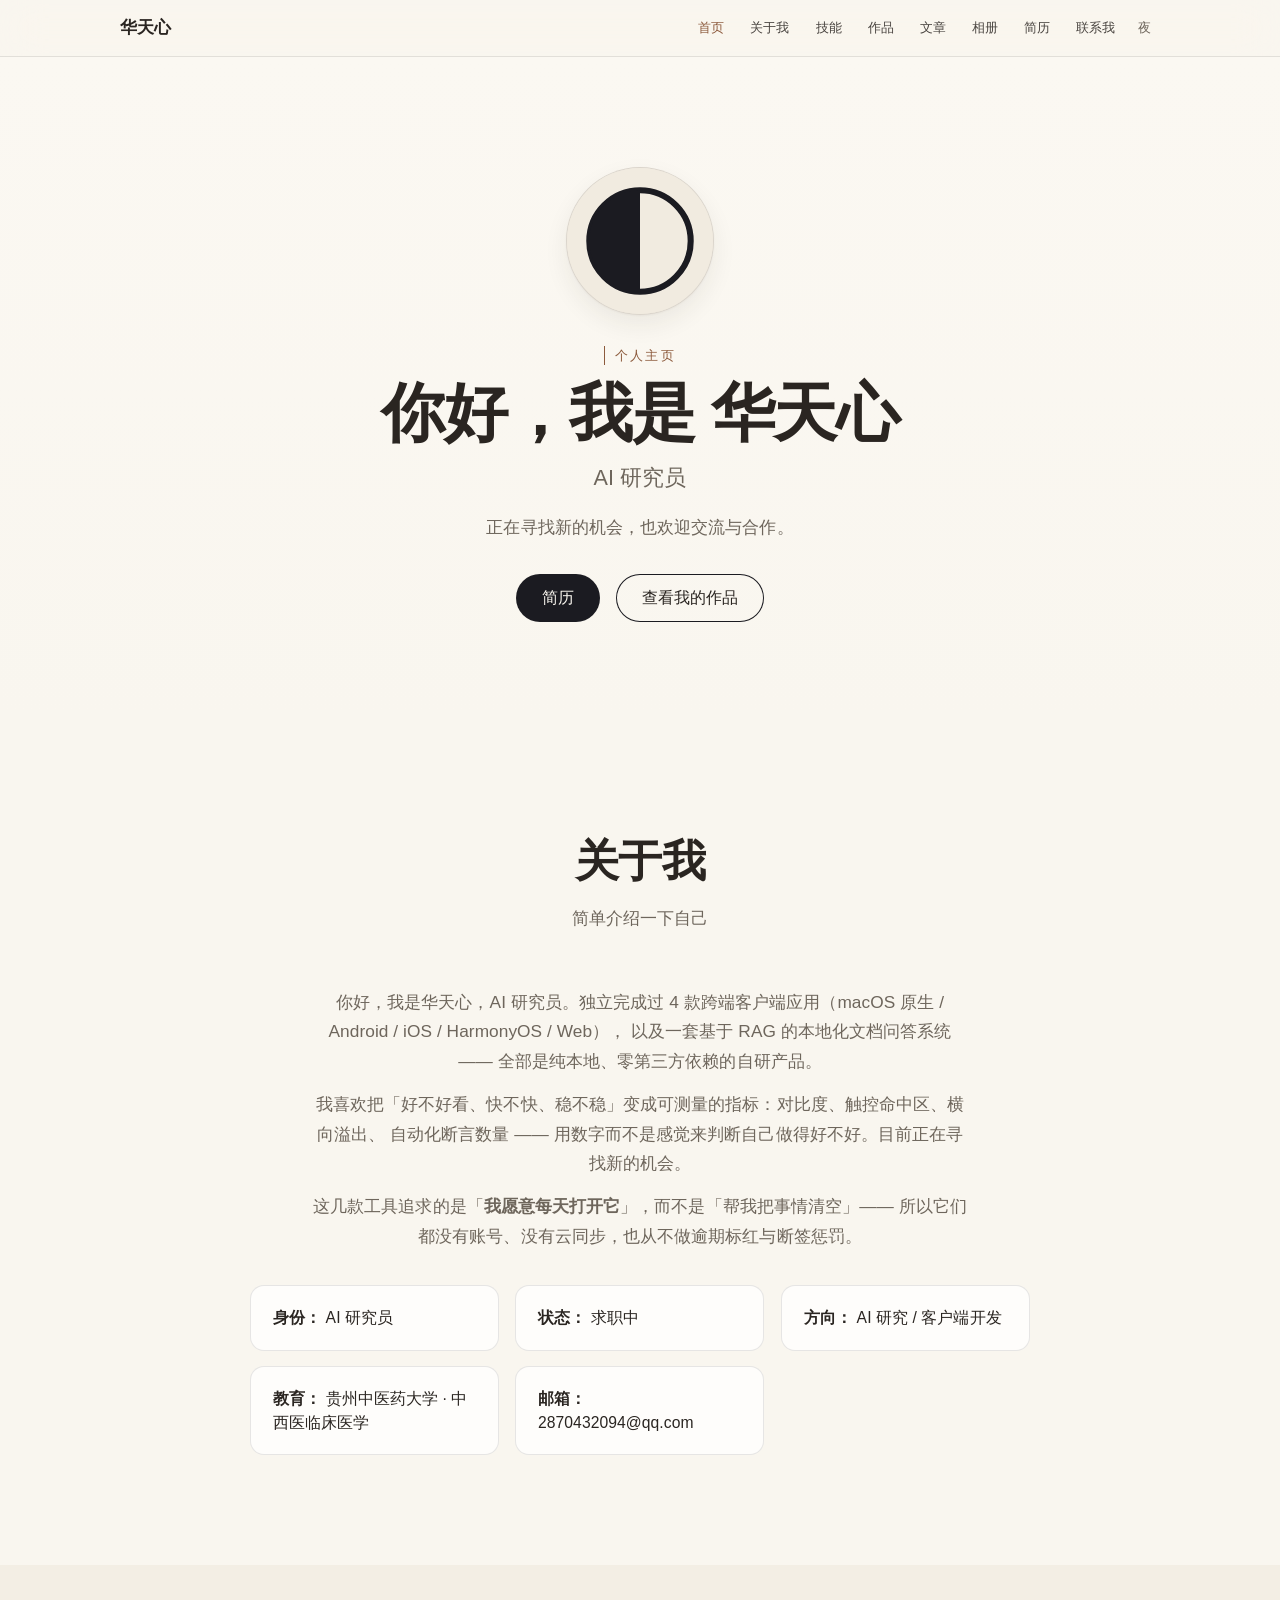
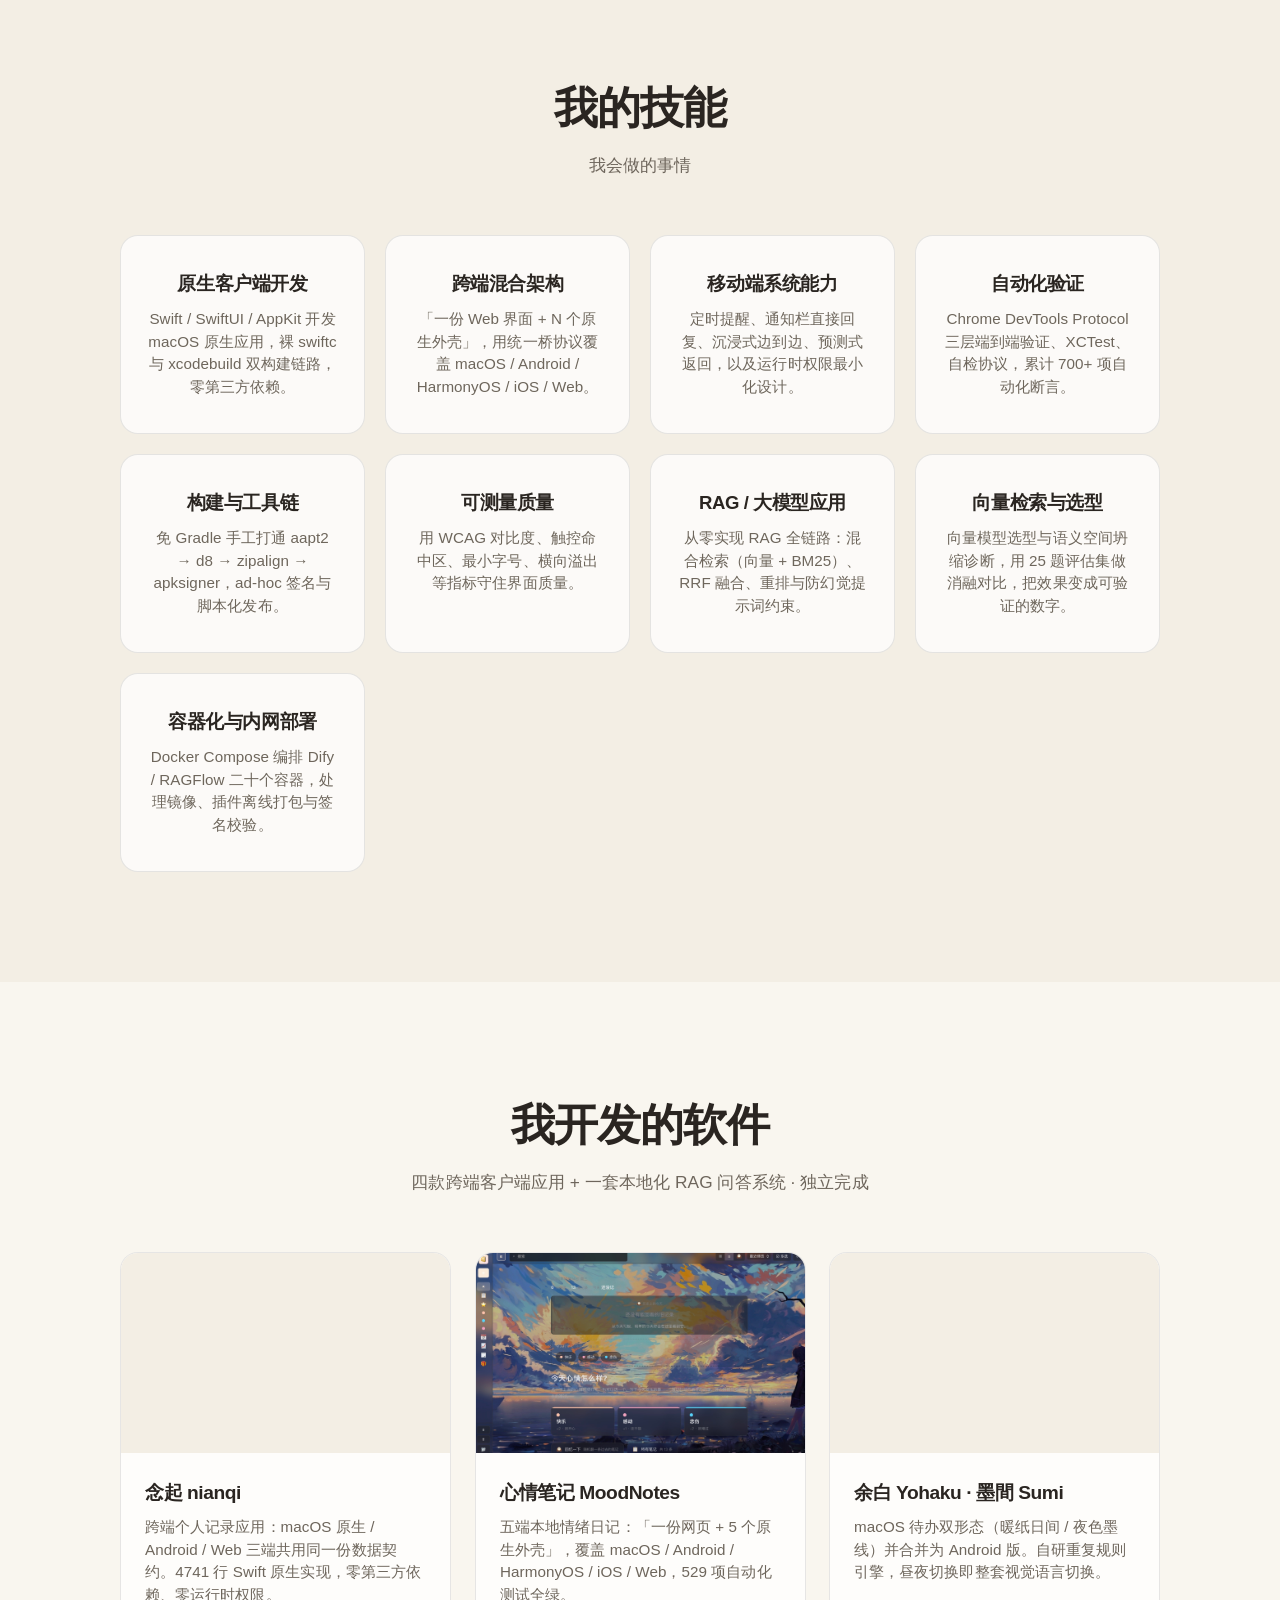
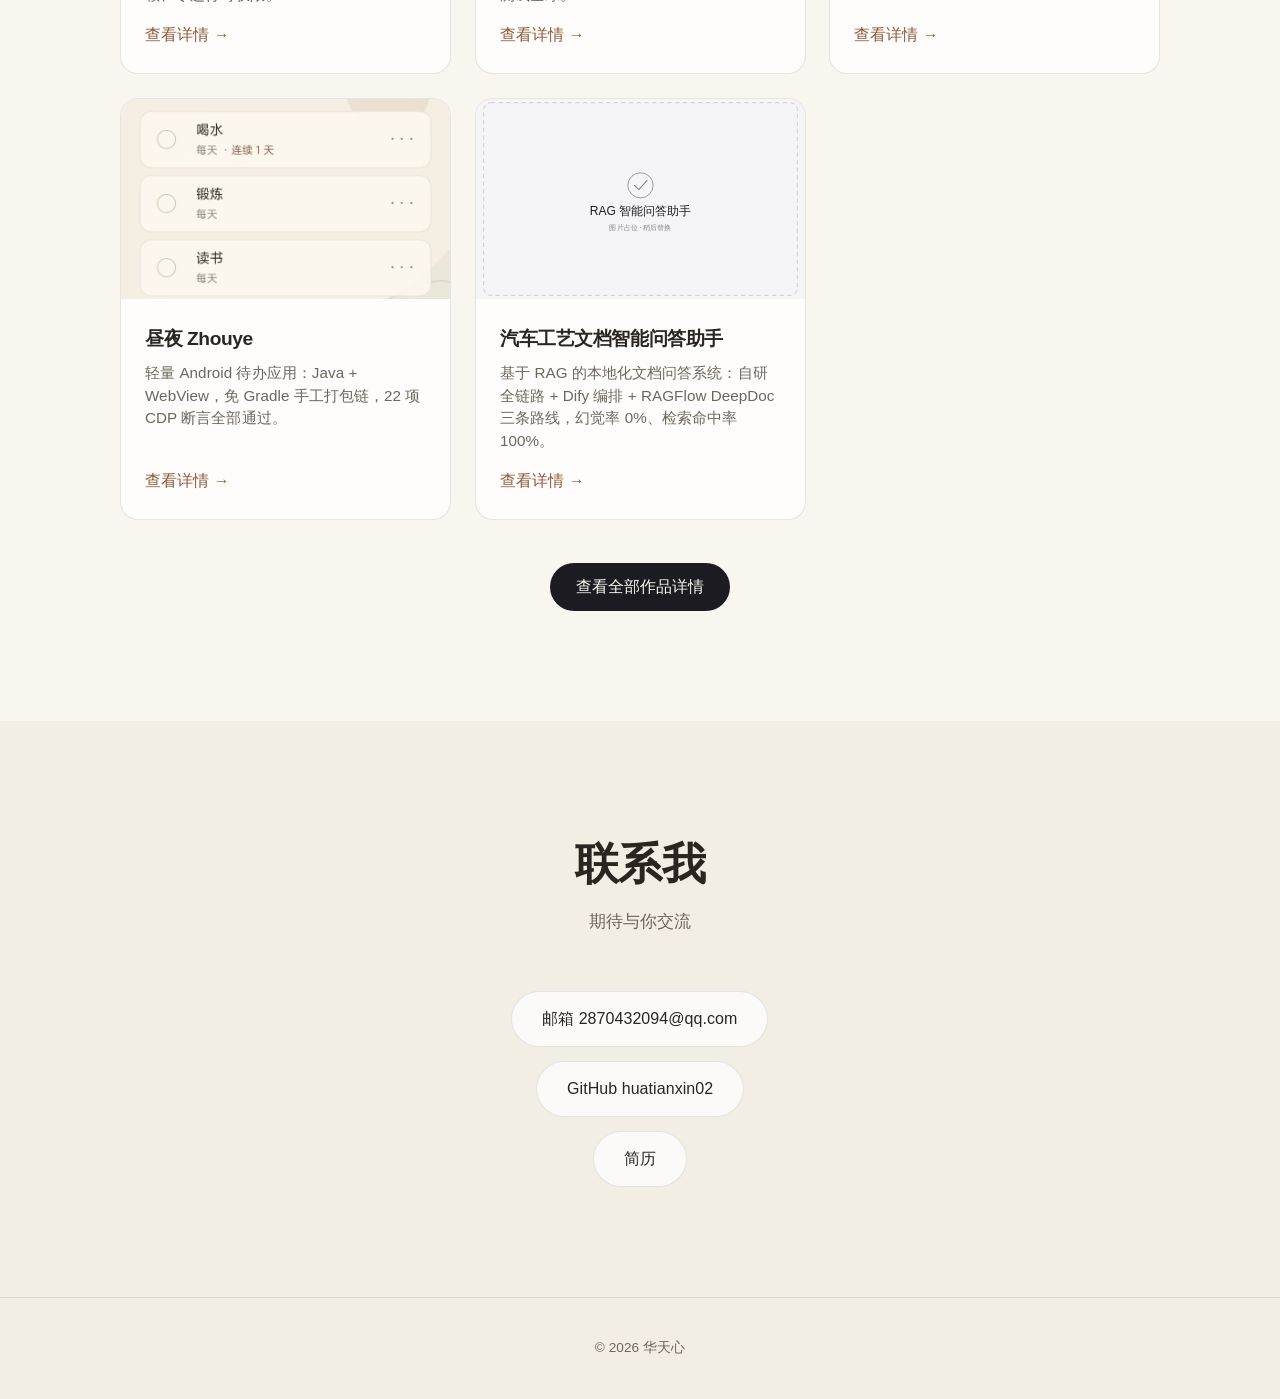
<file: index.html>
<!DOCTYPE html>
<html lang="zh-CN">
<head>
  <meta charset="UTF-8" />
  <meta name="viewport" content="width=device-width, initial-scale=1.0" />
  <!-- ↓↓↓ 这里改网站名称，会显示在浏览器标签页上 ↓↓↓ -->
  <title>华天心的个人主页</title>
  <!-- ↓↓↓ 这里改网站描述，主要用于搜索引擎 ↓↓↓ -->
  <meta name="description" content="华天心，AI 研究员。独立完成四款跨端客户端应用与一套本地化 RAG 文档问答系统，用可测量的指标做产品。" />

  <!-- 浏览器标签页 / 收藏夹 / iOS 桌面图标（复用了头像那个文件） -->
  <link rel="icon" type="image/svg+xml" href="images/avatar.svg" />
  <link rel="apple-touch-icon" href="images/apple-touch-icon.png" />
  <!-- 手机浏览器地址栏配色，跟着昼夜走 -->
  <meta name="theme-color" content="#f9f6ef" media="(prefers-color-scheme: light)" />
  <meta name="theme-color" content="#0e0e11" media="(prefers-color-scheme: dark)" />

  <!-- 分享到微信 / 钉钉 / 社交平台时显示的卡片 -->
  <meta property="og:type" content="website" />
  <meta property="og:site_name" content="华天心的个人主页" />
  <meta property="og:title" content="华天心 · AI 研究员" />
  <meta property="og:description" content="独立完成四款跨端客户端应用与一套本地化 RAG 文档问答系统，用可测量的指标做产品。" />
  <meta property="og:url" content="https://huatianxin02.github.io/" />
  <meta property="og:image" content="https://huatianxin02.github.io/images/og-cover.png" />
  <meta property="og:image:width" content="1200" />
  <meta property="og:image:height" content="630" />
  <meta name="twitter:card" content="summary_large_image" />
  <link rel="canonical" href="https://huatianxin02.github.io/" />

  <link rel="stylesheet" href="assets/css/style.css" />
</head>
<body>

  <a class="skip-link" href="#main">跳到正文</a>

  <!-- ===================== 顶部导航栏 ===================== -->
  <header class="navbar">
    <div class="container nav-inner">
      <!-- ↓↓↓ 这里改左上角的网站名字/你的名字 ↓↓↓ -->
      <a class="logo" href="index.html">华天心</a>
      <nav class="nav-links">
        <a href="index.html" aria-current="page">首页</a>
        <a href="index.html#about">关于我</a>
        <a href="index.html#skills">技能</a>
        <a href="projects.html">作品</a>
        <a href="blog.html">文章</a>
        <a href="gallery.html">相册</a>
        <a href="resume.html">简历</a>
        <a href="index.html#contact">联系我</a>
      </nav>
      <!-- 右侧：深色模式 + 手机菜单按钮 -->
      <div class="nav-right">
        <button class="theme-toggle" aria-label="切换深色模式">夜</button>
        <button class="nav-toggle" aria-label="打开菜单" aria-expanded="false">☰</button>
      </div>
    </div>
  </header>

  <!-- ===================== 首页 / 欢迎区 ===================== -->
  <section id="main" class="hero scenic-hero">
    <div class="scenery" aria-hidden="true">
      <span class="scenery__layer scenery__layer--sakura"></span>
      <span class="scenery__layer scenery__layer--bamboo"></span>
      <span class="scenery__layer scenery__layer--landscape"></span>
    </div>
    <div class="container">
      <!-- ↓↓↓ 这里改你的头像（可选）：把图片放入 images 文件夹后改下面的文件名 ↓↓↓ -->
      <div class="avatar">
        <img src="images/avatar.svg" alt="头像" />
      </div>

      <!-- ↓↓↓ 这里改标题上方的小标签（不需要可以删掉这一行） ↓↓↓ -->
      <span class="hero-eyebrow">个人主页</span>

      <!-- ↓↓↓ 这里改你的名字和一句自我介绍 ↓↓↓ -->
      <h1 class="hero-title">你好，我是 华天心</h1>
      <p class="hero-subtitle">AI 研究员</p>

      <!-- ↓↓↓ 这里改一句简短的个性化介绍 ↓↓↓ -->
      <p class="hero-desc">
        正在寻找新的机会，也欢迎交流与合作。
      </p>

      <!-- 按钮区，可自由增删 -->
      <div class="hero-buttons">
        <!-- 下载/查看简历 -->
        <a href="resume.html" class="btn btn-primary">简历</a>
        <a href="projects.html" class="btn btn-outline">查看我的作品</a>
      </div>
    </div>
  </section>

  <!-- ===================== 关于我 ===================== -->
  <section id="about" class="section">
    <div class="container">
      <h2 class="section-title">关于我</h2>
      <p class="section-subtitle">简单介绍一下自己</p>

      <!-- ↓↓↓ 这里写你的个人介绍，可以多写几句 ↓↓↓ -->
      <div class="about-content">
        <p>
          你好，我是华天心，AI 研究员。独立完成过 4 款跨端客户端应用（macOS 原生 / Android / iOS / HarmonyOS / Web），
          以及一套基于 RAG 的本地化文档问答系统 —— 全部是纯本地、零第三方依赖的自研产品。
        </p>
        <p>
          我喜欢把「好不好看、快不快、稳不稳」变成可测量的指标：对比度、触控命中区、横向溢出、
          自动化断言数量 —— 用数字而不是感觉来判断自己做得好不好。目前正在寻找新的机会。
        </p>
        <p>
          这几款工具追求的是「<strong>我愿意每天打开它</strong>」，而不是「帮我把事情清空」——
          所以它们都没有账号、没有云同步，也从不做逾期标红与断签惩罚。
        </p>
      </div>

      <!-- ↓↓↓ 这里写你的基本信息，可自由增删 ↓↓↓ -->
      <ul class="info-list">
        <li><strong>身份：</strong> AI 研究员</li>
        <li><strong>状态：</strong> 求职中</li>
        <li><strong>方向：</strong> AI 研究 / 客户端开发</li>
        <li><strong>教育：</strong> 贵州中医药大学 · 中西医临床医学</li>
        <li><strong>邮箱：</strong> 2870432094@qq.com</li>
      </ul>
    </div>
  </section>

  <!-- ===================== 技能 ===================== -->
  <section id="skills" class="section section-alt">
    <div class="container">
      <h2 class="section-title">我的技能</h2>
      <p class="section-subtitle">我会做的事情</p>

      <!-- ↓↓↓ 技能卡片，想加就复制一段 <div class="skill-card">...</div>，想删就删掉 ↓↓↓ -->
      <div class="skills-grid">
        <div class="skill-card">
          <h3>原生客户端开发</h3>
          <p>Swift / SwiftUI / AppKit 开发 macOS 原生应用，裸 swiftc 与 xcodebuild 双构建链路，零第三方依赖。</p>
        </div>
        <div class="skill-card">
          <h3>跨端混合架构</h3>
          <p>「一份 Web 界面 + N 个原生外壳」，用统一桥协议覆盖 macOS / Android / HarmonyOS / iOS / Web。</p>
        </div>
        <div class="skill-card">
          <h3>移动端系统能力</h3>
          <p>定时提醒、通知栏直接回复、沉浸式边到边、预测式返回，以及运行时权限最小化设计。</p>
        </div>
        <div class="skill-card">
          <h3>自动化验证</h3>
          <p>Chrome DevTools Protocol 三层端到端验证、XCTest、自检协议，累计 700+ 项自动化断言。</p>
        </div>
        <div class="skill-card">
          <h3>构建与工具链</h3>
          <p>免 Gradle 手工打通 aapt2 → d8 → zipalign → apksigner，ad-hoc 签名与脚本化发布。</p>
        </div>
        <div class="skill-card">
          <h3>可测量质量</h3>
          <p>用 WCAG 对比度、触控命中区、最小字号、横向溢出等指标守住界面质量。</p>
        </div>
        <div class="skill-card">
          <h3>RAG / 大模型应用</h3>
          <p>从零实现 RAG 全链路：混合检索（向量 + BM25）、RRF 融合、重排与防幻觉提示词约束。</p>
        </div>
        <div class="skill-card">
          <h3>向量检索与选型</h3>
          <p>向量模型选型与语义空间坍缩诊断，用 25 题评估集做消融对比，把效果变成可验证的数字。</p>
        </div>
        <div class="skill-card">
          <h3>容器化与内网部署</h3>
          <p>Docker Compose 编排 Dify / RAGFlow 二十个容器，处理镜像、插件离线打包与签名校验。</p>
        </div>
      </div>
    </div>
  </section>

  <!-- ===================== 作品 / 项目 ===================== -->
  <section id="projects" class="section">
    <div class="container">
      <h2 class="section-title">我开发的软件</h2>
      <p class="section-subtitle">四款跨端客户端应用 + 一套本地化 RAG 问答系统 · 独立完成</p>

      <!-- ↓↓↓ 作品卡片：封面图在 images/projects/ 里，想换成自己的截图就替换同名文件 ↓↓↓ -->
      <div class="projects-grid">
        <article class="project-card">
          <img src="images/projects/cover-nianqi.jpg" alt="念起 nianqi 封面" loading="lazy" decoding="async" />
          <div class="project-body">
            <h3>念起 nianqi</h3>
            <p>跨端个人记录应用：macOS 原生 / Android / Web 三端共用同一份数据契约。4741 行 Swift 原生实现，零第三方依赖、零运行时权限。</p>
            <a href="projects.html#nianqi" class="project-link">查看详情 →</a>
          </div>
        </article>

        <article class="project-card">
          <img src="images/projects/cover-mood.jpg" alt="心情笔记 MoodNotes 封面" loading="lazy" decoding="async" />
          <div class="project-body">
            <h3>心情笔记 MoodNotes</h3>
            <p>五端本地情绪日记：「一份网页 + 5 个原生外壳」，覆盖 macOS / Android / HarmonyOS / iOS / Web，529 项自动化测试全绿。</p>
            <a href="projects.html#mood" class="project-link">查看详情 →</a>
          </div>
        </article>

        <article class="project-card">
          <img src="images/projects/cover-yohaku.jpg" alt="余白 墨間 封面" loading="lazy" decoding="async" />
          <div class="project-body">
            <h3>余白 Yohaku · 墨間 Sumi</h3>
            <p>macOS 待办双形态（暖纸日间 / 夜色墨线）并合并为 Android 版。自研重复规则引擎，昼夜切换即整套视觉语言切换。</p>
            <a href="projects.html#yohaku" class="project-link">查看详情 →</a>
          </div>
        </article>

        <article class="project-card">
          <img src="images/projects/cover-zhouye.jpg" alt="昼夜 Zhouye 封面" loading="lazy" decoding="async" />
          <div class="project-body">
            <h3>昼夜 Zhouye</h3>
            <p>轻量 Android 待办应用：Java + WebView，免 Gradle 手工打包链，22 项 CDP 断言全部通过。</p>
            <a href="projects.html#zhouye" class="project-link">查看详情 →</a>
          </div>
        </article>

        <article class="project-card">
          <img src="images/projects/cover-rag.svg" alt="RAG 智能问答助手封面" loading="lazy" decoding="async" />
          <div class="project-body">
            <h3>汽车工艺文档智能问答助手</h3>
            <p>基于 RAG 的本地化文档问答系统：自研全链路 + Dify 编排 + RAGFlow DeepDoc 三条路线，幻觉率 0%、检索命中率 100%。</p>
            <a href="projects.html#rag" class="project-link">查看详情 →</a>
          </div>
        </article>
      </div>

      <div class="hero-buttons" style="margin-top: 44px;">
        <a href="projects.html" class="btn btn-primary">查看全部作品详情</a>
      </div>
    </div>
  </section>

  <!-- ===================== 联系我 ===================== -->
  <section id="contact" class="section section-alt">
    <div class="container">
      <h2 class="section-title">联系我</h2>
      <p class="section-subtitle">期待与你交流</p>

      <!-- ↓↓↓ 这里改你的联系方式，可以添加更多 ↓↓↓ -->
      <div class="contact-links">
        <a href="mailto:2870432094@qq.com" class="contact-item">邮箱 2870432094@qq.com</a>
        <a href="https://github.com/huatianxin02" class="contact-item">GitHub huatianxin02</a>
        <a href="resume.html" class="contact-item">简历</a>
      </div>
    </div>
  </section>

  <!-- ===================== 底部 ===================== -->
  <footer class="footer">
    <div class="container">
      <!-- ↓↓↓ 这里改版权信息 ↓↓↓ -->
      <p>© 2026 华天心</p>
    </div>
  </footer>

  <!-- 返回顶部按钮 -->
  <button id="backToTop" aria-label="返回顶部">↑</button>

  <script src="assets/js/main.js"></script>
</body>
</html>
</file>
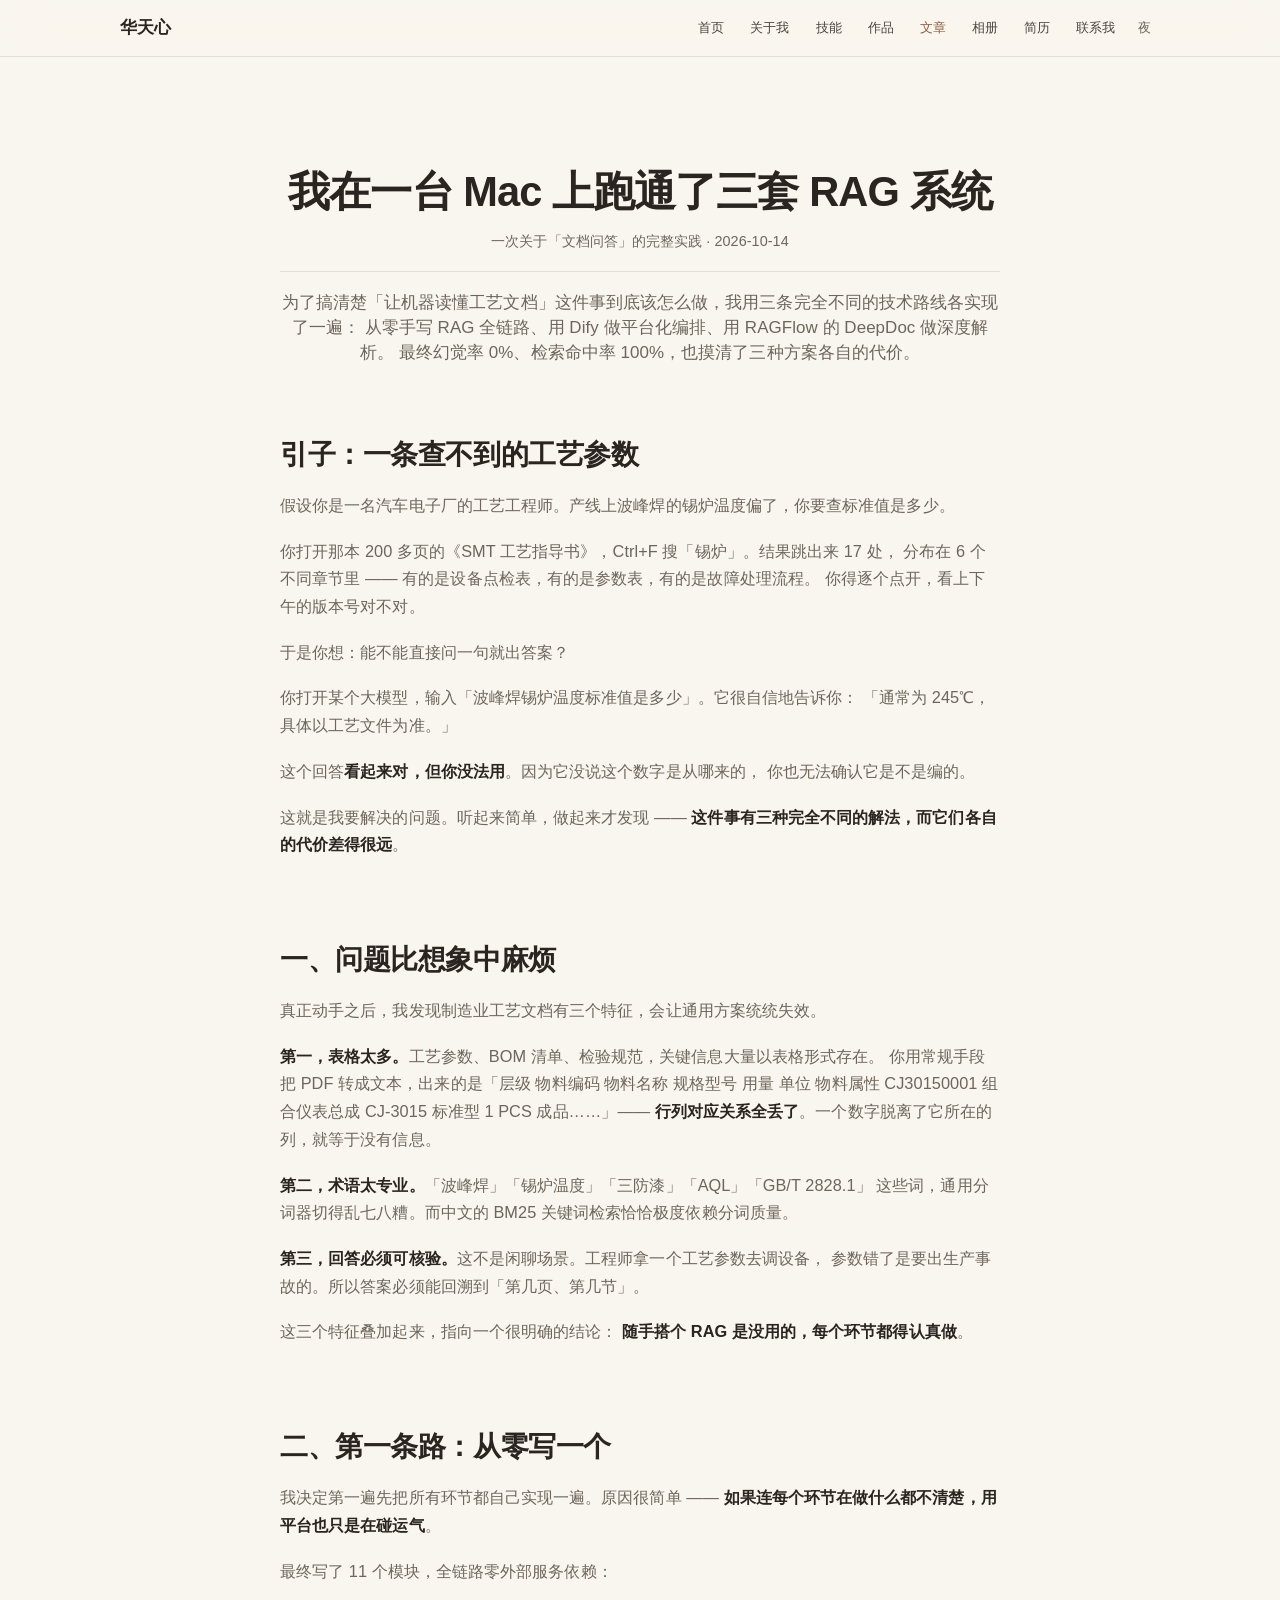
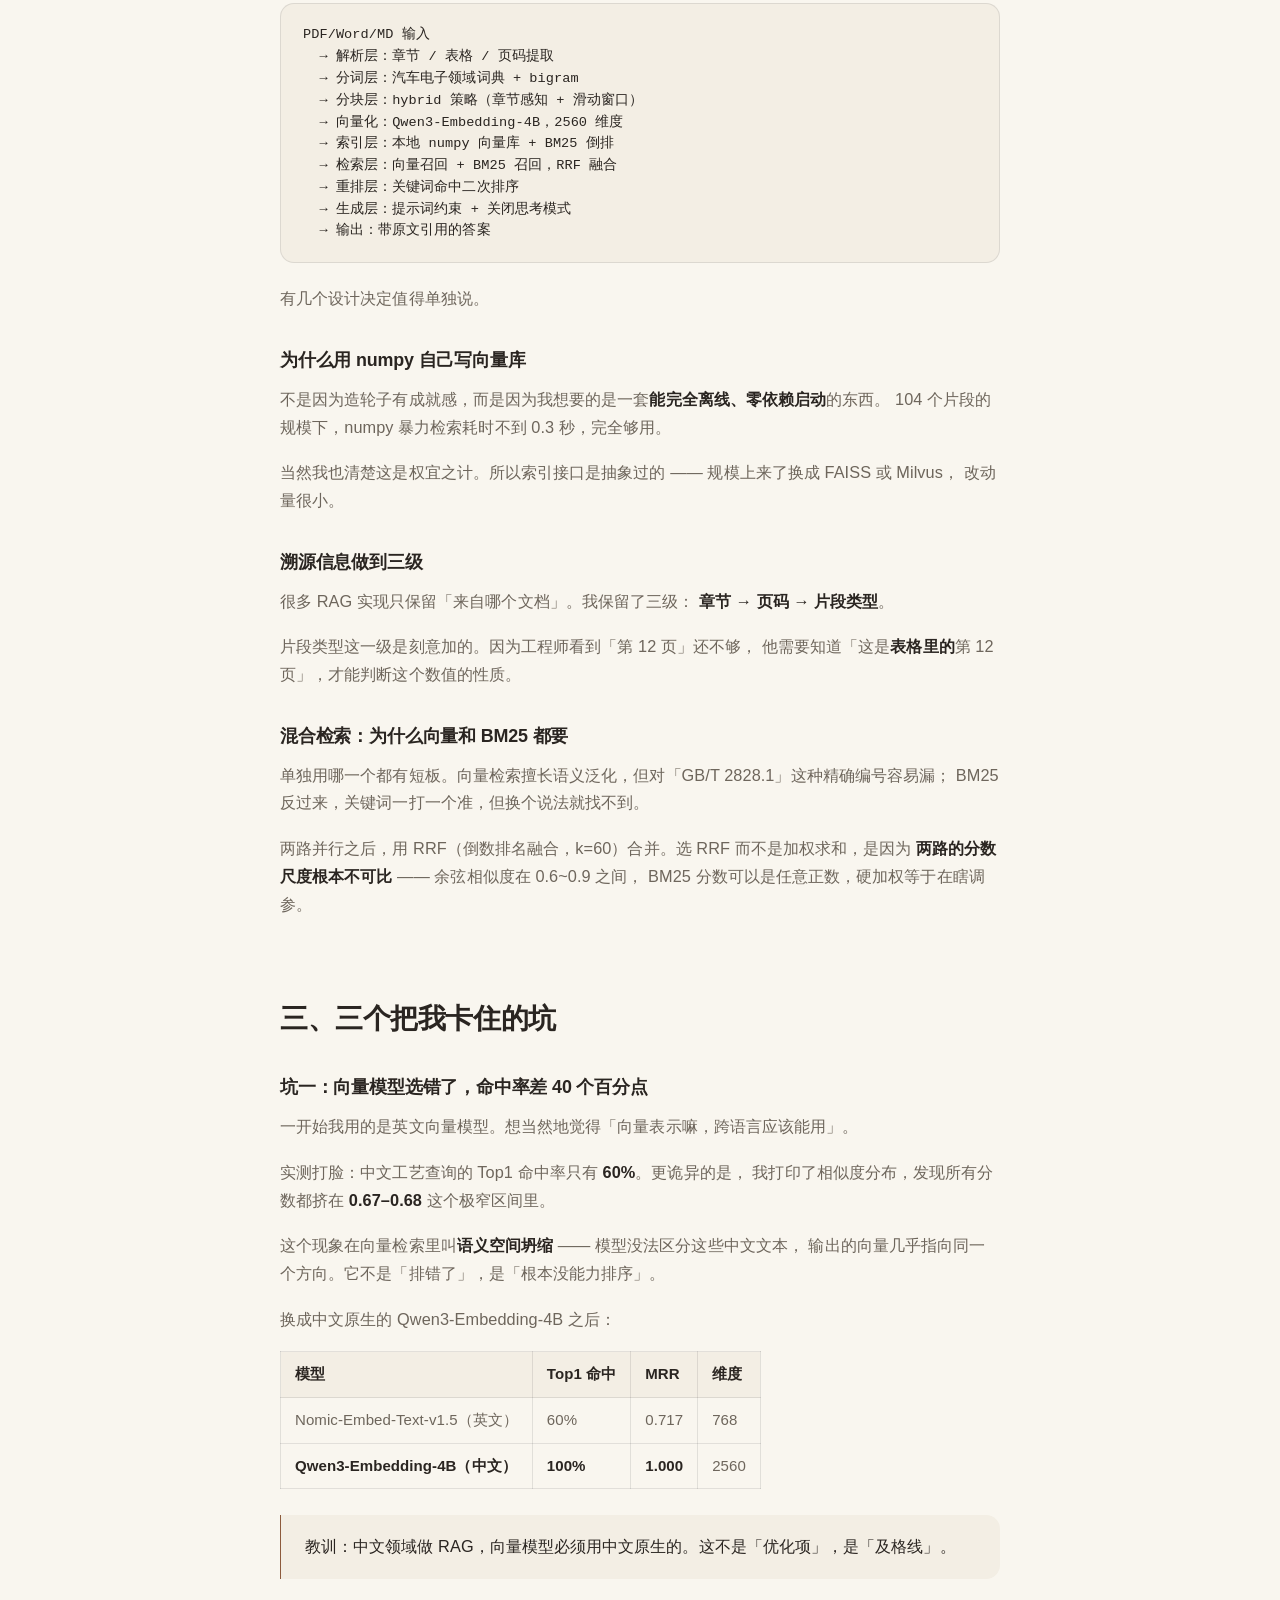
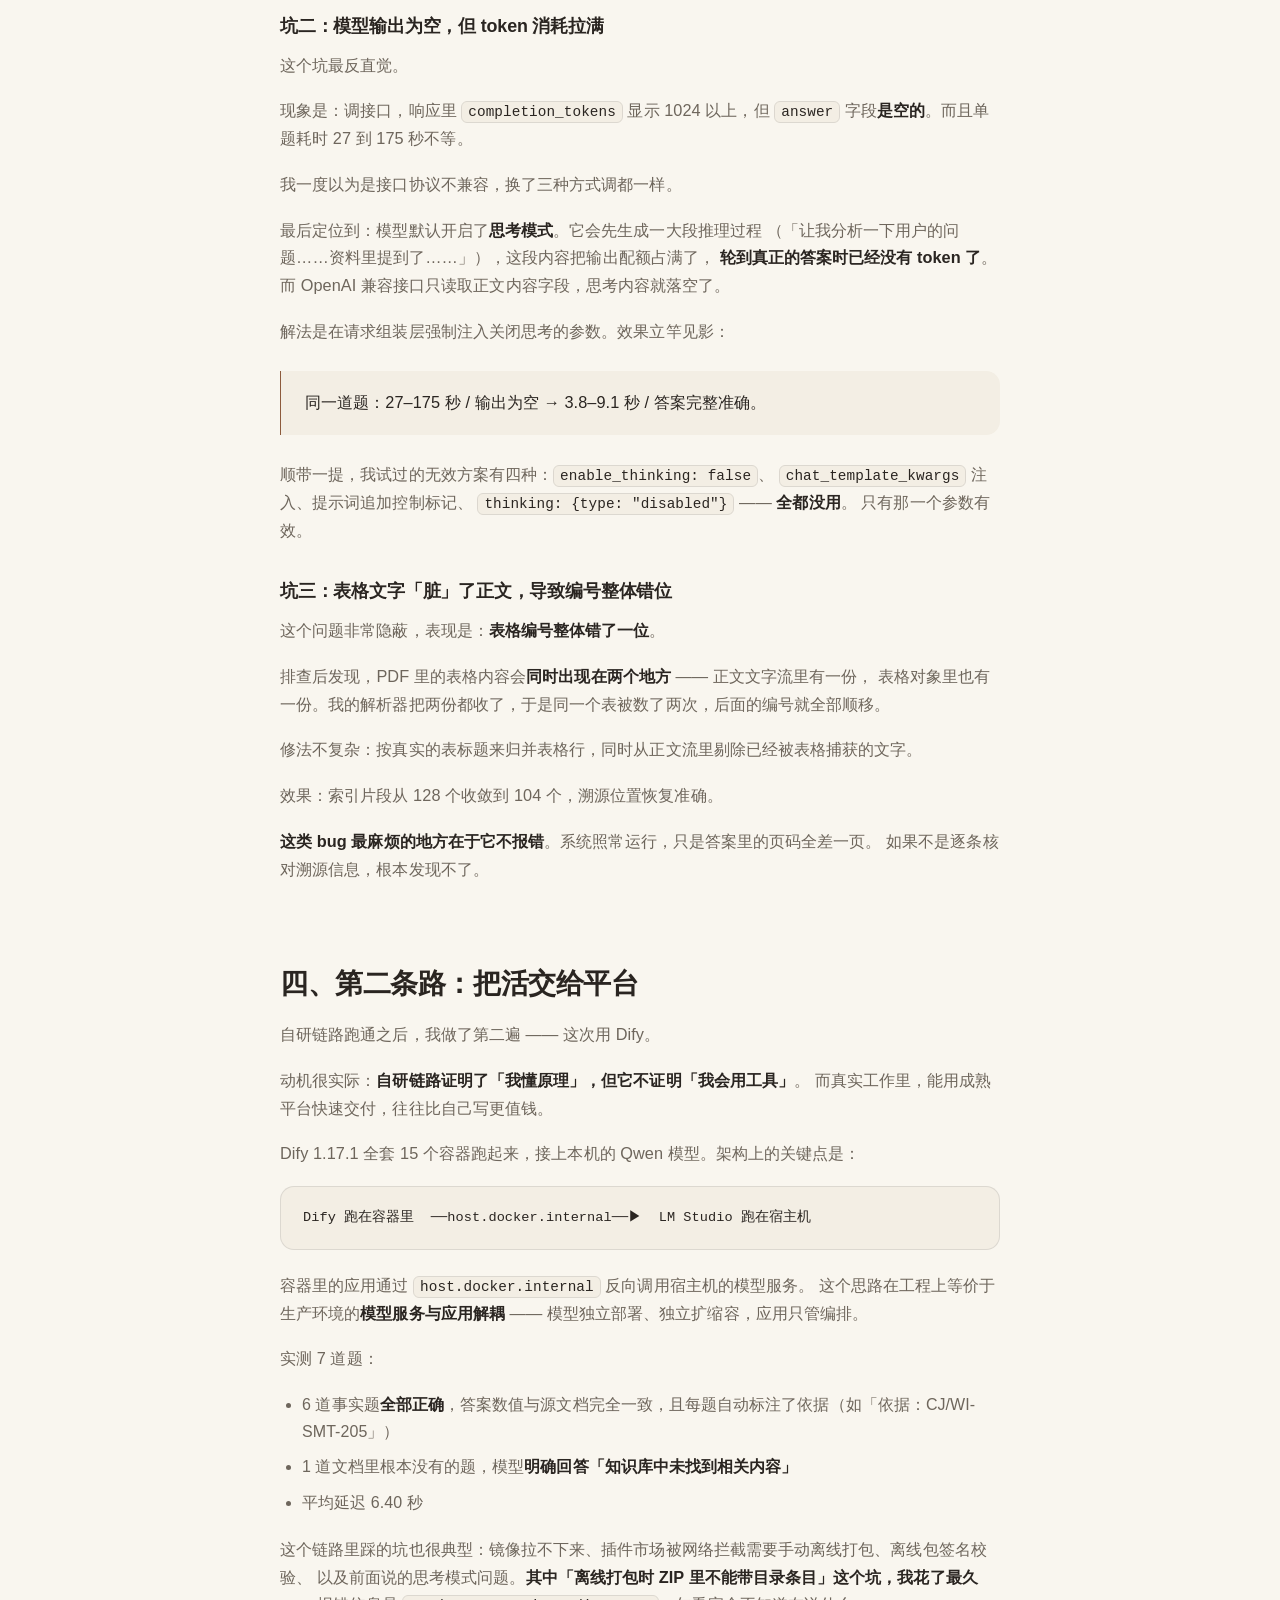
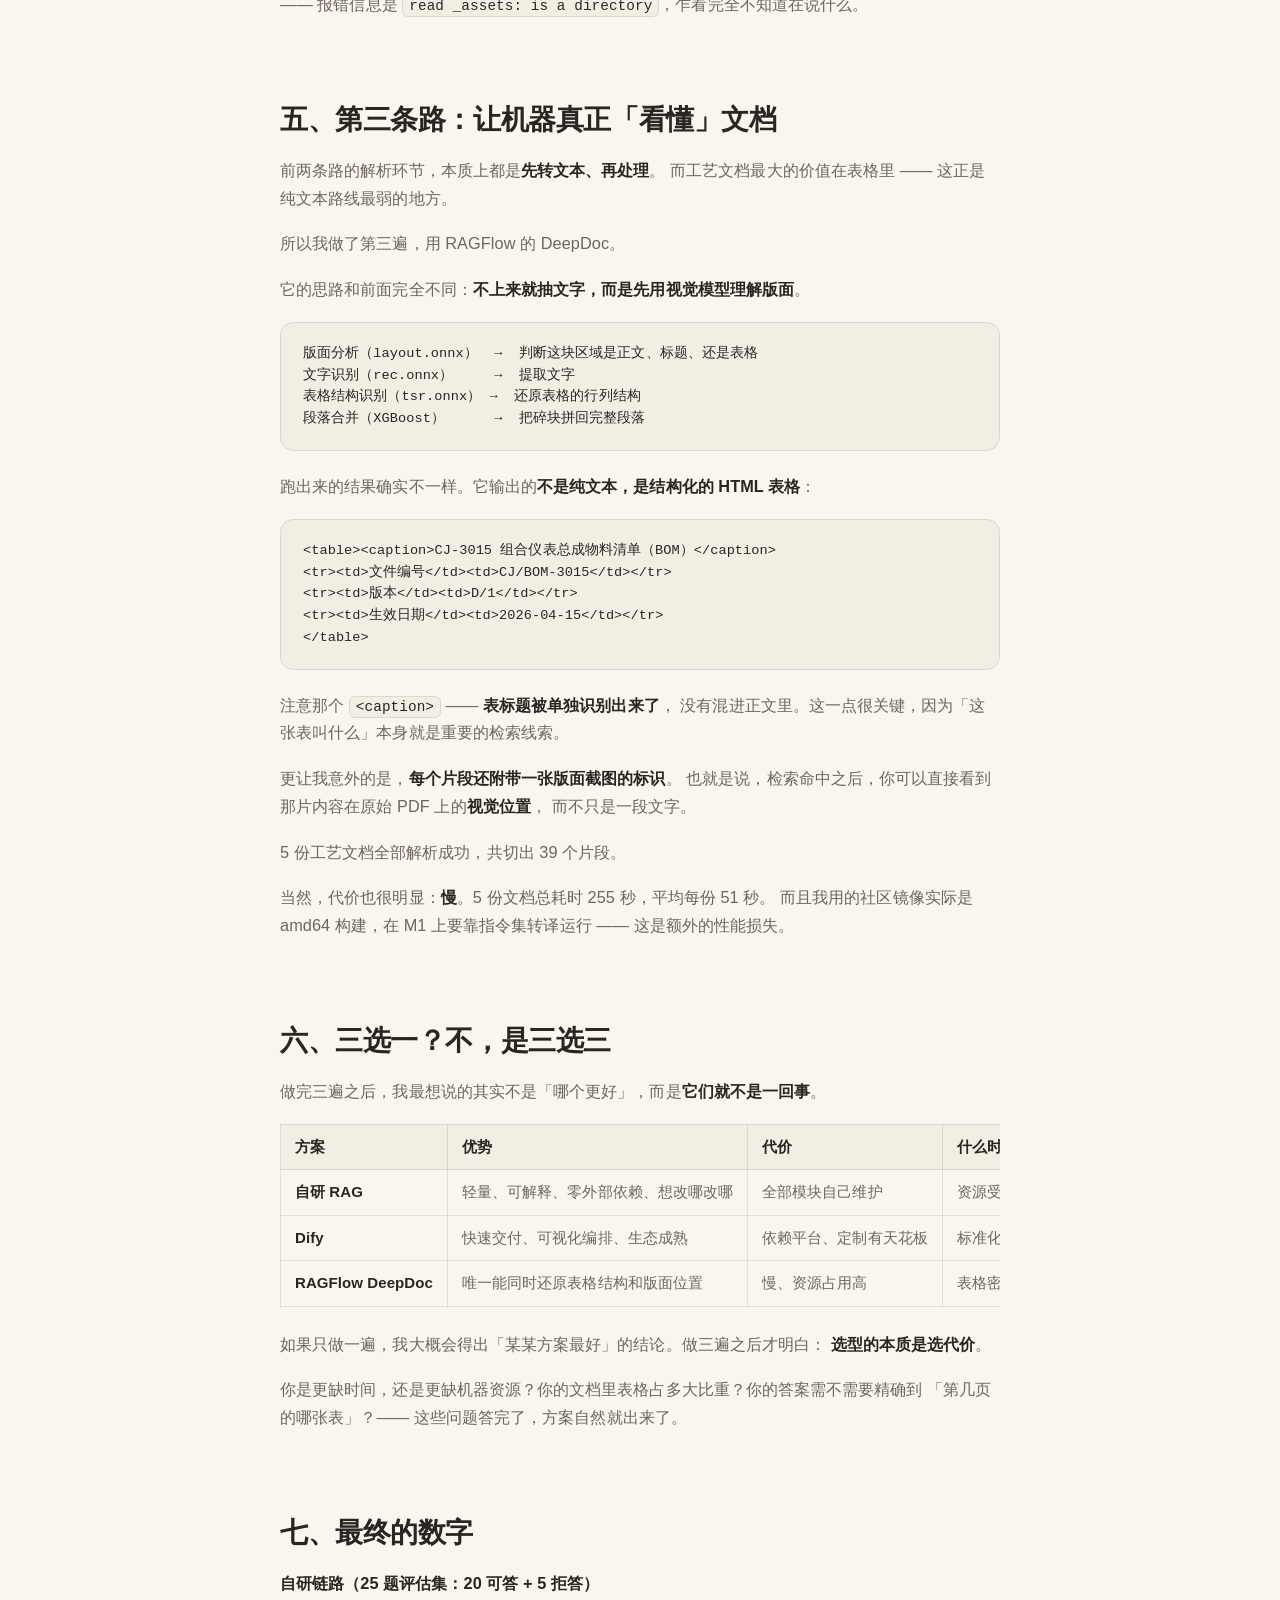
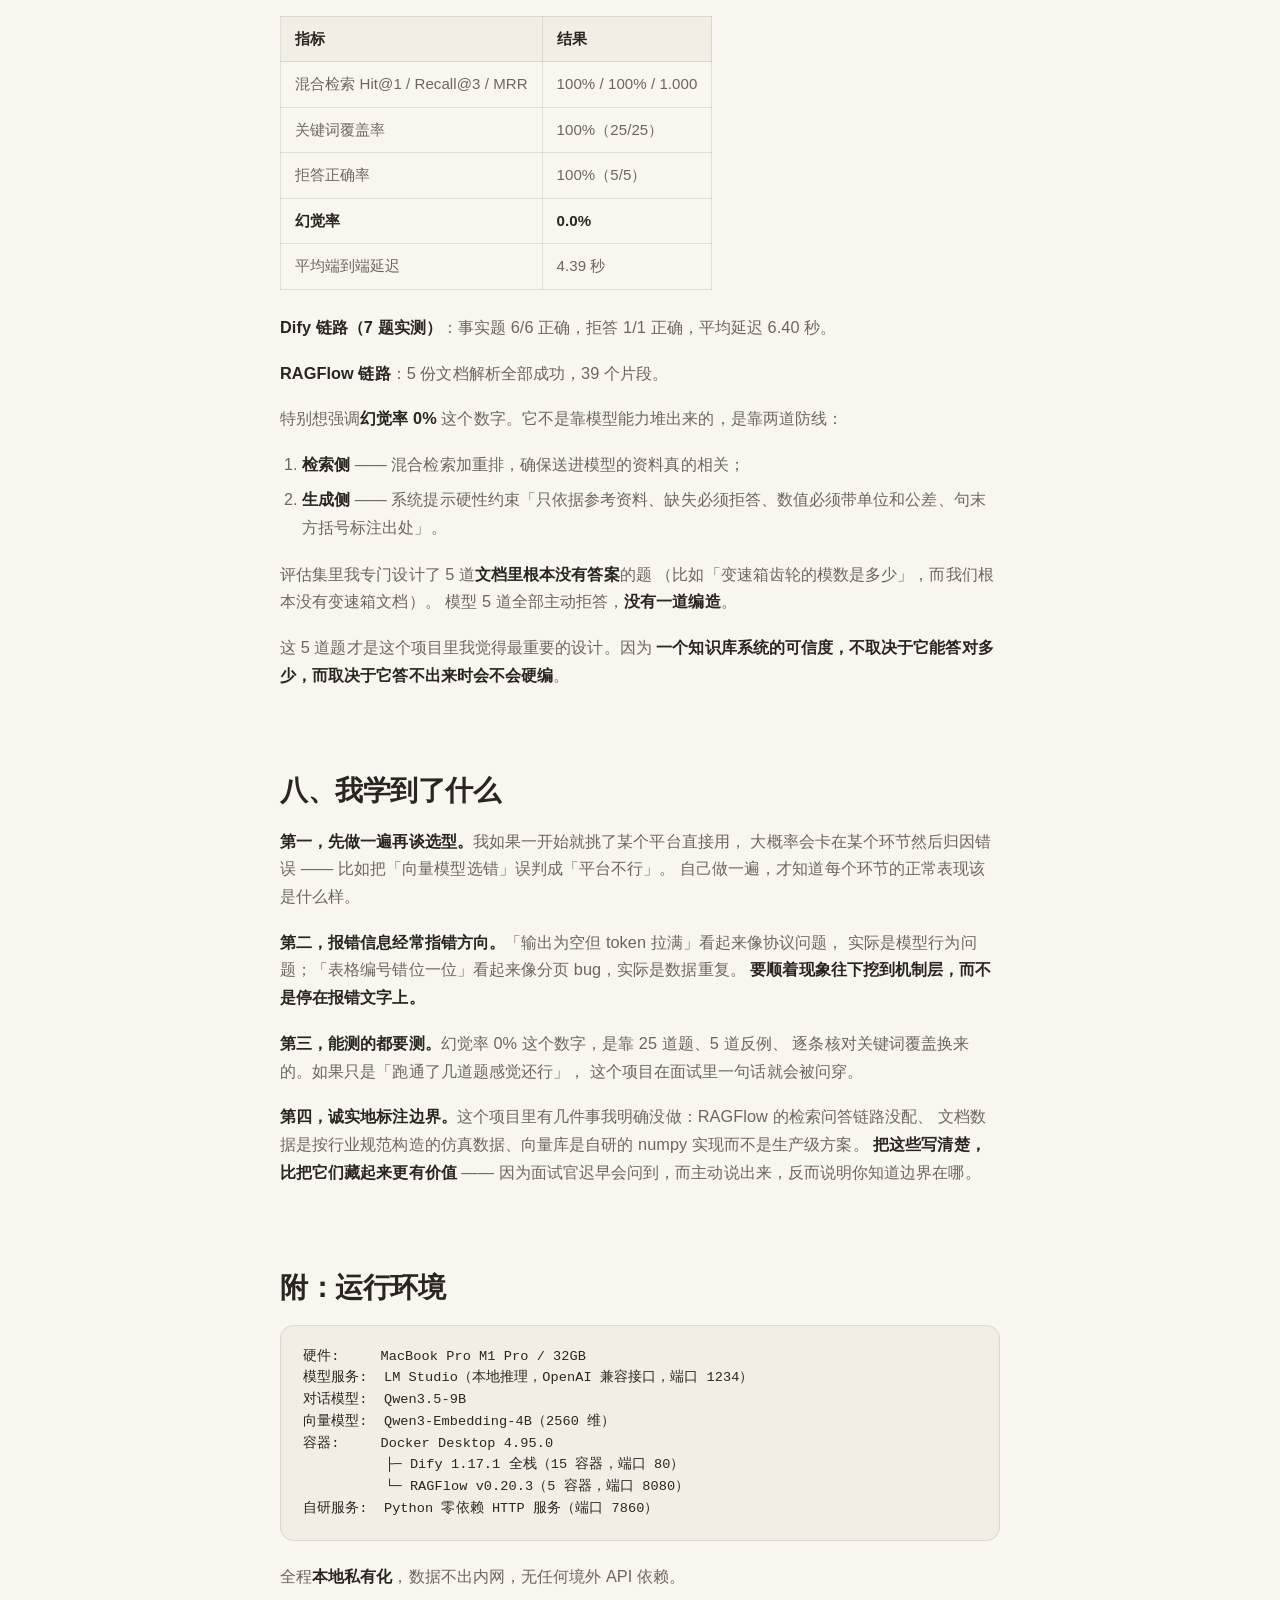
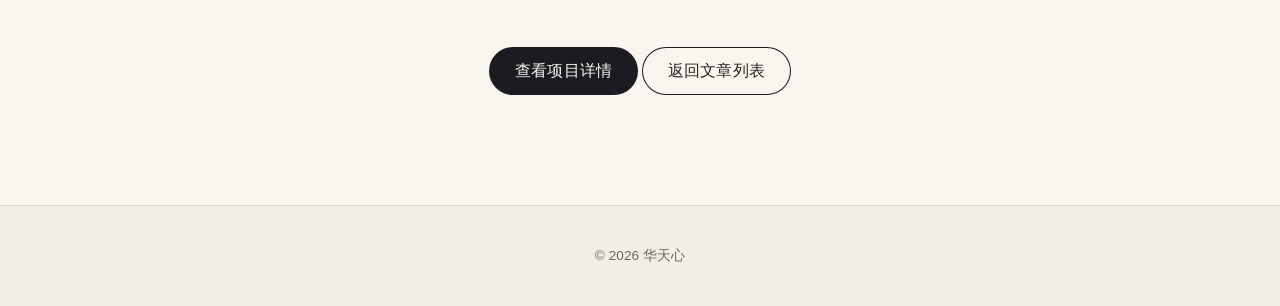
<file: blog-rag.html>
<!DOCTYPE html>
<html lang="zh-CN">
<head>
  <meta charset="UTF-8" />
  <meta name="viewport" content="width=device-width, initial-scale=1.0" />
  <title>我在一台 Mac 上跑通了三套 RAG 系统 | 华天心</title>
  <meta name="description" content="从零手写 RAG 全链路、用 Dify 做平台化编排、用 RAGFlow DeepDoc 做深度解析：一次关于文档问答的完整实践，最终幻觉率 0%、检索命中率 100%。" />

  <!-- 浏览器标签页 / 收藏夹 / iOS 桌面图标（复用了头像那个文件） -->
  <link rel="icon" type="image/svg+xml" href="images/avatar.svg" />
  <link rel="apple-touch-icon" href="images/apple-touch-icon.png" />
  <!-- 手机浏览器地址栏配色，跟着昼夜走 -->
  <meta name="theme-color" content="#f9f6ef" media="(prefers-color-scheme: light)" />
  <meta name="theme-color" content="#0e0e11" media="(prefers-color-scheme: dark)" />

  <!-- 分享到微信 / 钉钉 / 社交平台时显示的卡片 -->
  <meta property="og:type" content="article" />
  <meta property="og:site_name" content="华天心的个人主页" />
  <meta property="og:title" content="我在一台 Mac 上跑通了三套 RAG 系统" />
  <meta property="og:description" content="从零手写 RAG 全链路、用 Dify 做平台化编排、用 RAGFlow DeepDoc 做深度解析：一次关于文档问答的完整实践，最终幻觉率 0%、检索命中率 100%。" />
  <meta property="og:url" content="https://huatianxin02.github.io/blog-rag.html" />
  <meta property="og:image" content="https://huatianxin02.github.io/images/og-cover.png" />
  <meta property="og:image:width" content="1200" />
  <meta property="og:image:height" content="630" />
  <meta name="twitter:card" content="summary_large_image" />
  <link rel="canonical" href="https://huatianxin02.github.io/blog-rag.html" />

  <link rel="stylesheet" href="assets/css/style.css" />
</head>
<body>

  <a class="skip-link" href="#main">跳到正文</a>

  <header class="navbar">
    <div class="container nav-inner">
      <a class="logo" href="index.html">华天心</a>
      <nav class="nav-links">
        <a href="index.html">首页</a>
        <a href="index.html#about">关于我</a>
        <a href="index.html#skills">技能</a>
        <a href="projects.html">作品</a>
        <a href="blog.html" aria-current="true">文章</a>
        <a href="gallery.html">相册</a>
        <a href="resume.html">简历</a>
        <a href="index.html#contact">联系我</a>
      </nav>
      <div class="nav-right">
        <button class="theme-toggle" aria-label="切换深色模式">夜</button>
        <button class="nav-toggle" aria-label="打开菜单" aria-expanded="false">☰</button>
      </div>
    </div>
  </header>

  <section class="section scenic-hero article-page" id="main">
    <div class="scenery" aria-hidden="true">
      <span class="scenery__layer scenery__layer--sakura"></span>
      <span class="scenery__layer scenery__layer--bamboo"></span>
      <span class="scenery__layer scenery__layer--landscape"></span>
    </div>
    <div class="container">
      <article class="article">

        <header class="article-head">
          <h1>我在一台 Mac 上跑通了三套 RAG 系统</h1>
          <p class="article-meta">一次关于「文档问答」的完整实践 · 2026-10-14</p>
          <p class="article-summary">
            为了搞清楚「让机器读懂工艺文档」这件事到底该怎么做，我用三条完全不同的技术路线各实现了一遍：
            从零手写 RAG 全链路、用 Dify 做平台化编排、用 RAGFlow 的 DeepDoc 做深度解析。
            最终幻觉率 0%、检索命中率 100%，也摸清了三种方案各自的代价。
          </p>
        </header>

        <div class="article-body">

          <h2>引子：一条查不到的工艺参数</h2>

          <p>假设你是一名汽车电子厂的工艺工程师。产线上波峰焊的锡炉温度偏了，你要查标准值是多少。</p>

          <p>
            你打开那本 200 多页的《SMT 工艺指导书》，Ctrl+F 搜「锡炉」。结果跳出来 17 处，
            分布在 6 个不同章节里 —— 有的是设备点检表，有的是参数表，有的是故障处理流程。
            你得逐个点开，看上下午的版本号对不对。
          </p>

          <p>于是你想：能不能直接问一句就出答案？</p>

          <p>
            你打开某个大模型，输入「波峰焊锡炉温度标准值是多少」。它很自信地告诉你：
            「通常为 245℃，具体以工艺文件为准。」
          </p>

          <p>
            这个回答<strong>看起来对，但你没法用</strong>。因为它没说这个数字是从哪来的，
            你也无法确认它是不是编的。
          </p>

          <p>
            这就是我要解决的问题。听起来简单，做起来才发现 ——
            <strong>这件事有三种完全不同的解法，而它们各自的代价差得很远</strong>。
          </p>

          <h2>一、问题比想象中麻烦</h2>

          <p>真正动手之后，我发现制造业工艺文档有三个特征，会让通用方案统统失效。</p>

          <p>
            <strong>第一，表格太多。</strong>工艺参数、BOM 清单、检验规范，关键信息大量以表格形式存在。
            你用常规手段把 PDF 转成文本，出来的是「层级 物料编码 物料名称 规格型号 用量 单位 物料属性
            CJ30150001 组合仪表总成 CJ-3015 标准型 1 PCS 成品……」——
            <strong>行列对应关系全丢了</strong>。一个数字脱离了它所在的列，就等于没有信息。
          </p>

          <p>
            <strong>第二，术语太专业。</strong>「波峰焊」「锡炉温度」「三防漆」「AQL」「GB/T 2828.1」
            这些词，通用分词器切得乱七八糟。而中文的 BM25 关键词检索恰恰极度依赖分词质量。
          </p>

          <p>
            <strong>第三，回答必须可核验。</strong>这不是闲聊场景。工程师拿一个工艺参数去调设备，
            参数错了是要出生产事故的。所以答案必须能回溯到「第几页、第几节」。
          </p>

          <p>
            这三个特征叠加起来，指向一个很明确的结论：
            <strong>随手搭个 RAG 是没用的，每个环节都得认真做</strong>。
          </p>

          <h2>二、第一条路：从零写一个</h2>

          <p>
            我决定第一遍先把所有环节都自己实现一遍。原因很简单 ——
            <strong>如果连每个环节在做什么都不清楚，用平台也只是在碰运气</strong>。
          </p>

          <p>最终写了 11 个模块，全链路零外部服务依赖：</p>

          <pre><code>PDF/Word/MD 输入
  → 解析层：章节 / 表格 / 页码提取
  → 分词层：汽车电子领域词典 + bigram
  → 分块层：hybrid 策略（章节感知 + 滑动窗口）
  → 向量化：Qwen3-Embedding-4B，2560 维度
  → 索引层：本地 numpy 向量库 + BM25 倒排
  → 检索层：向量召回 + BM25 召回，RRF 融合
  → 重排层：关键词命中二次排序
  → 生成层：提示词约束 + 关闭思考模式
  → 输出：带原文引用的答案</code></pre>

          <p>有几个设计决定值得单独说。</p>

          <h3>为什么用 numpy 自己写向量库</h3>

          <p>
            不是因为造轮子有成就感，而是因为我想要的是一套<strong>能完全离线、零依赖启动</strong>的东西。
            104 个片段的规模下，numpy 暴力检索耗时不到 0.3 秒，完全够用。
          </p>

          <p>
            当然我也清楚这是权宜之计。所以索引接口是抽象过的 —— 规模上来了换成 FAISS 或 Milvus，
            改动量很小。
          </p>

          <h3>溯源信息做到三级</h3>

          <p>
            很多 RAG 实现只保留「来自哪个文档」。我保留了三级：
            <strong>章节 → 页码 → 片段类型</strong>。
          </p>

          <p>
            片段类型这一级是刻意加的。因为工程师看到「第 12 页」还不够，
            他需要知道「这是<strong>表格里的</strong>第 12 页」，才能判断这个数值的性质。
          </p>

          <h3>混合检索：为什么向量和 BM25 都要</h3>

          <p>
            单独用哪一个都有短板。向量检索擅长语义泛化，但对「GB/T 2828.1」这种精确编号容易漏；
            BM25 反过来，关键词一打一个准，但换个说法就找不到。
          </p>

          <p>
            两路并行之后，用 RRF（倒数排名融合，k=60）合并。选 RRF 而不是加权求和，是因为
            <strong>两路的分数尺度根本不可比</strong> —— 余弦相似度在 0.6~0.9 之间，
            BM25 分数可以是任意正数，硬加权等于在瞎调参。
          </p>

          <h2>三、三个把我卡住的坑</h2>

          <h3>坑一：向量模型选错了，命中率差 40 个百分点</h3>

          <p>一开始我用的是英文向量模型。想当然地觉得「向量表示嘛，跨语言应该能用」。</p>

          <p>
            实测打脸：中文工艺查询的 Top1 命中率只有 <strong>60%</strong>。更诡异的是，
            我打印了相似度分布，发现所有分数都挤在 <strong>0.67–0.68</strong> 这个极窄区间里。
          </p>

          <p>
            这个现象在向量检索里叫<strong>语义空间坍缩</strong> —— 模型没法区分这些中文文本，
            输出的向量几乎指向同一个方向。它不是「排错了」，是「根本没能力排序」。
          </p>

          <p>换成中文原生的 Qwen3-Embedding-4B 之后：</p>

          <table>
            <thead>
              <tr><th>模型</th><th>Top1 命中</th><th>MRR</th><th>维度</th></tr>
            </thead>
            <tbody>
              <tr><td>Nomic-Embed-Text-v1.5（英文）</td><td>60%</td><td>0.717</td><td>768</td></tr>
              <tr><td><strong>Qwen3-Embedding-4B（中文）</strong></td><td><strong>100%</strong></td><td><strong>1.000</strong></td><td>2560</td></tr>
            </tbody>
          </table>

          <blockquote>
            <p>教训：中文领域做 RAG，向量模型必须用中文原生的。这不是「优化项」，是「及格线」。</p>
          </blockquote>

          <h3>坑二：模型输出为空，但 token 消耗拉满</h3>

          <p>这个坑最反直觉。</p>

          <p>
            现象是：调接口，响应里 <code>completion_tokens</code> 显示 1024 以上，但
            <code>answer</code> 字段<strong>是空的</strong>。而且单题耗时 27 到 175 秒不等。
          </p>

          <p>我一度以为是接口协议不兼容，换了三种方式调都一样。</p>

          <p>
            最后定位到：模型默认开启了<strong>思考模式</strong>。它会先生成一大段推理过程
            （「让我分析一下用户的问题……资料里提到了……」），这段内容把输出配额占满了，
            <strong>轮到真正的答案时已经没有 token 了</strong>。
            而 OpenAI 兼容接口只读取正文内容字段，思考内容就落空了。
          </p>

          <p>解法是在请求组装层强制注入关闭思考的参数。效果立竿见影：</p>

          <blockquote>
            <p>同一道题：27–175 秒 / 输出为空 → 3.8–9.1 秒 / 答案完整准确。</p>
          </blockquote>

          <p>
            顺带一提，我试过的无效方案有四种：<code>enable_thinking: false</code>、
            <code>chat_template_kwargs</code> 注入、提示词追加控制标记、
            <code>thinking: {type: "disabled"}</code> —— <strong>全都没用</strong>。
            只有那一个参数有效。
          </p>

          <h3>坑三：表格文字「脏」了正文，导致编号整体错位</h3>

          <p>这个问题非常隐蔽，表现是：<strong>表格编号整体错了一位</strong>。</p>

          <p>
            排查后发现，PDF 里的表格内容会<strong>同时出现在两个地方</strong> —— 正文文字流里有一份，
            表格对象里也有一份。我的解析器把两份都收了，于是同一个表被数了两次，后面的编号就全部顺移。
          </p>

          <p>
            修法不复杂：按真实的表标题来归并表格行，同时从正文流里剔除已经被表格捕获的文字。
          </p>

          <p>效果：索引片段从 128 个收敛到 104 个，溯源位置恢复准确。</p>

          <p>
            <strong>这类 bug 最麻烦的地方在于它不报错</strong>。系统照常运行，只是答案里的页码全差一页。
            如果不是逐条核对溯源信息，根本发现不了。
          </p>

          <h2>四、第二条路：把活交给平台</h2>

          <p>自研链路跑通之后，我做了第二遍 —— 这次用 Dify。</p>

          <p>
            动机很实际：<strong>自研链路证明了「我懂原理」，但它不证明「我会用工具」</strong>。
            而真实工作里，能用成熟平台快速交付，往往比自己写更值钱。
          </p>

          <p>Dify 1.17.1 全套 15 个容器跑起来，接上本机的 Qwen 模型。架构上的关键点是：</p>

          <pre><code>Dify 跑在容器里  ──host.docker.internal──▶  LM Studio 跑在宿主机</code></pre>

          <p>
            容器里的应用通过 <code>host.docker.internal</code> 反向调用宿主机的模型服务。
            这个思路在工程上等价于生产环境的<strong>模型服务与应用解耦</strong> ——
            模型独立部署、独立扩缩容，应用只管编排。
          </p>

          <p>实测 7 道题：</p>

          <ul>
            <li>6 道事实题<strong>全部正确</strong>，答案数值与源文档完全一致，且每题自动标注了依据（如「依据：CJ/WI-SMT-205」）</li>
            <li>1 道文档里根本没有的题，模型<strong>明确回答「知识库中未找到相关内容」</strong></li>
            <li>平均延迟 6.40 秒</li>
          </ul>

          <p>
            这个链路里踩的坑也很典型：镜像拉不下来、插件市场被网络拦截需要手动离线打包、离线包签名校验、
            以及前面说的思考模式问题。<strong>其中「离线打包时 ZIP 里不能带目录条目」这个坑，我花了最久</strong>
            —— 报错信息是 <code>read _assets: is a directory</code>，乍看完全不知道在说什么。
          </p>

          <h2>五、第三条路：让机器真正「看懂」文档</h2>

          <p>
            前两条路的解析环节，本质上都是<strong>先转文本、再处理</strong>。
            而工艺文档最大的价值在表格里 —— 这正是纯文本路线最弱的地方。
          </p>

          <p>所以我做了第三遍，用 RAGFlow 的 DeepDoc。</p>

          <p>它的思路和前面完全不同：<strong>不上来就抽文字，而是先用视觉模型理解版面</strong>。</p>

          <pre><code>版面分析（layout.onnx）  →  判断这块区域是正文、标题、还是表格
文字识别（rec.onnx）     →  提取文字
表格结构识别（tsr.onnx） →  还原表格的行列结构
段落合并（XGBoost）      →  把碎块拼回完整段落</code></pre>

          <p>跑出来的结果确实不一样。它输出的<strong>不是纯文本，是结构化的 HTML 表格</strong>：</p>

          <pre><code>&lt;table&gt;&lt;caption&gt;CJ-3015 组合仪表总成物料清单（BOM）&lt;/caption&gt;
&lt;tr&gt;&lt;td&gt;文件编号&lt;/td&gt;&lt;td&gt;CJ/BOM-3015&lt;/td&gt;&lt;/tr&gt;
&lt;tr&gt;&lt;td&gt;版本&lt;/td&gt;&lt;td&gt;D/1&lt;/td&gt;&lt;/tr&gt;
&lt;tr&gt;&lt;td&gt;生效日期&lt;/td&gt;&lt;td&gt;2026-04-15&lt;/td&gt;&lt;/tr&gt;
&lt;/table&gt;</code></pre>

          <p>
            注意那个 <code>&lt;caption&gt;</code> —— <strong>表标题被单独识别出来了</strong>，
            没有混进正文里。这一点很关键，因为「这张表叫什么」本身就是重要的检索线索。
          </p>

          <p>
            更让我意外的是，<strong>每个片段还附带一张版面截图的标识</strong>。
            也就是说，检索命中之后，你可以直接看到那片内容在原始 PDF 上的<strong>视觉位置</strong>，
            而不只是一段文字。
          </p>

          <p>5 份工艺文档全部解析成功，共切出 39 个片段。</p>

          <p>
            当然，代价也很明显：<strong>慢</strong>。5 份文档总耗时 255 秒，平均每份 51 秒。
            而且我用的社区镜像实际是 amd64 构建，在 M1 上要靠指令集转译运行 —— 这是额外的性能损失。
          </p>

          <h2>六、三选一？不，是三选三</h2>

          <p>
            做完三遍之后，我最想说的其实不是「哪个更好」，而是<strong>它们就不是一回事</strong>。
          </p>

          <table>
            <thead>
              <tr><th>方案</th><th>优势</th><th>代价</th><th>什么时候用</th></tr>
            </thead>
            <tbody>
              <tr>
                <td><strong>自研 RAG</strong></td>
                <td>轻量、可解释、零外部依赖、想改哪改哪</td>
                <td>全部模块自己维护</td>
                <td>资源受限、需深度定制、要求离线</td>
              </tr>
              <tr>
                <td><strong>Dify</strong></td>
                <td>快速交付、可视化编排、生态成熟</td>
                <td>依赖平台、定制有天花板</td>
                <td>标准化业务、快速验证</td>
              </tr>
              <tr>
                <td><strong>RAGFlow DeepDoc</strong></td>
                <td>唯一能同时还原表格结构和版面位置</td>
                <td>慢、资源占用高</td>
                <td>表格密集、对保真度要求高</td>
              </tr>
            </tbody>
          </table>

          <p>
            如果只做一遍，我大概会得出「某某方案最好」的结论。做三遍之后才明白：
            <strong>选型的本质是选代价</strong>。
          </p>

          <p>
            你是更缺时间，还是更缺机器资源？你的文档里表格占多大比重？你的答案需不需要精确到
            「第几页的哪张表」？—— 这些问题答完了，方案自然就出来了。
          </p>

          <h2>七、最终的数字</h2>

          <p><strong>自研链路（25 题评估集：20 可答 + 5 拒答）</strong></p>

          <table>
            <thead>
              <tr><th>指标</th><th>结果</th></tr>
            </thead>
            <tbody>
              <tr><td>混合检索 Hit@1 / Recall@3 / MRR</td><td>100% / 100% / 1.000</td></tr>
              <tr><td>关键词覆盖率</td><td>100%（25/25）</td></tr>
              <tr><td>拒答正确率</td><td>100%（5/5）</td></tr>
              <tr><td><strong>幻觉率</strong></td><td><strong>0.0%</strong></td></tr>
              <tr><td>平均端到端延迟</td><td>4.39 秒</td></tr>
            </tbody>
          </table>

          <p><strong>Dify 链路（7 题实测）</strong>：事实题 6/6 正确，拒答 1/1 正确，平均延迟 6.40 秒。</p>

          <p><strong>RAGFlow 链路</strong>：5 份文档解析全部成功，39 个片段。</p>

          <p>
            特别想强调<strong>幻觉率 0%</strong> 这个数字。它不是靠模型能力堆出来的，是靠两道防线：
          </p>

          <ol>
            <li><strong>检索侧</strong> —— 混合检索加重排，确保送进模型的资料真的相关；</li>
            <li><strong>生成侧</strong> —— 系统提示硬性约束「只依据参考资料、缺失必须拒答、数值必须带单位和公差、句末方括号标注出处」。</li>
          </ol>

          <p>
            评估集里我专门设计了 5 道<strong>文档里根本没有答案</strong>的题
            （比如「变速箱齿轮的模数是多少」，而我们根本没有变速箱文档）。
            模型 5 道全部主动拒答，<strong>没有一道编造</strong>。
          </p>

          <p>
            这 5 道题才是这个项目里我觉得最重要的设计。因为
            <strong>一个知识库系统的可信度，不取决于它能答对多少，而取决于它答不出来时会不会硬编</strong>。
          </p>

          <h2>八、我学到了什么</h2>

          <p>
            <strong>第一，先做一遍再谈选型。</strong>我如果一开始就挑了某个平台直接用，
            大概率会卡在某个环节然后归因错误 —— 比如把「向量模型选错」误判成「平台不行」。
            自己做一遍，才知道每个环节的正常表现该是什么样。
          </p>

          <p>
            <strong>第二，报错信息经常指错方向。</strong>「输出为空但 token 拉满」看起来像协议问题，
            实际是模型行为问题；「表格编号错位一位」看起来像分页 bug，实际是数据重复。
            <strong>要顺着现象往下挖到机制层，而不是停在报错文字上。</strong>
          </p>

          <p>
            <strong>第三，能测的都要测。</strong>幻觉率 0% 这个数字，是靠 25 道题、5 道反例、
            逐条核对关键词覆盖换来的。如果只是「跑通了几道题感觉还行」，
            这个项目在面试里一句话就会被问穿。
          </p>

          <p>
            <strong>第四，诚实地标注边界。</strong>这个项目里有几件事我明确没做：RAGFlow 的检索问答链路没配、
            文档数据是按行业规范构造的仿真数据、向量库是自研的 numpy 实现而不是生产级方案。
            <strong>把这些写清楚，比把它们藏起来更有价值</strong> ——
            因为面试官迟早会问到，而主动说出来，反而说明你知道边界在哪。
          </p>

          <h2>附：运行环境</h2>

          <pre><code>硬件:     MacBook Pro M1 Pro / 32GB
模型服务:  LM Studio（本地推理，OpenAI 兼容接口，端口 1234）
对话模型:  Qwen3.5-9B
向量模型:  Qwen3-Embedding-4B（2560 维）
容器:     Docker Desktop 4.95.0
          ├─ Dify 1.17.1 全栈（15 容器，端口 80）
          └─ RAGFlow v0.20.3（5 容器，端口 8080）
自研服务:  Python 零依赖 HTTP 服务（端口 7860）</code></pre>

          <p>全程<strong>本地私有化</strong>，数据不出内网，无任何境外 API 依赖。</p>

        </div>

        <div class="article-back">
          <a href="projects.html#rag" class="btn btn-primary">查看项目详情</a>
          <a href="blog.html" class="btn btn-outline">返回文章列表</a>
        </div>

      </article>
    </div>
  </section>

  <footer class="footer">
    <div class="container">
      <p>© 2026 华天心</p>
    </div>
  </footer>

  <button id="backToTop" aria-label="返回顶部">↑</button>

  <script src="assets/js/main.js"></script>
</body>
</html>
</file>
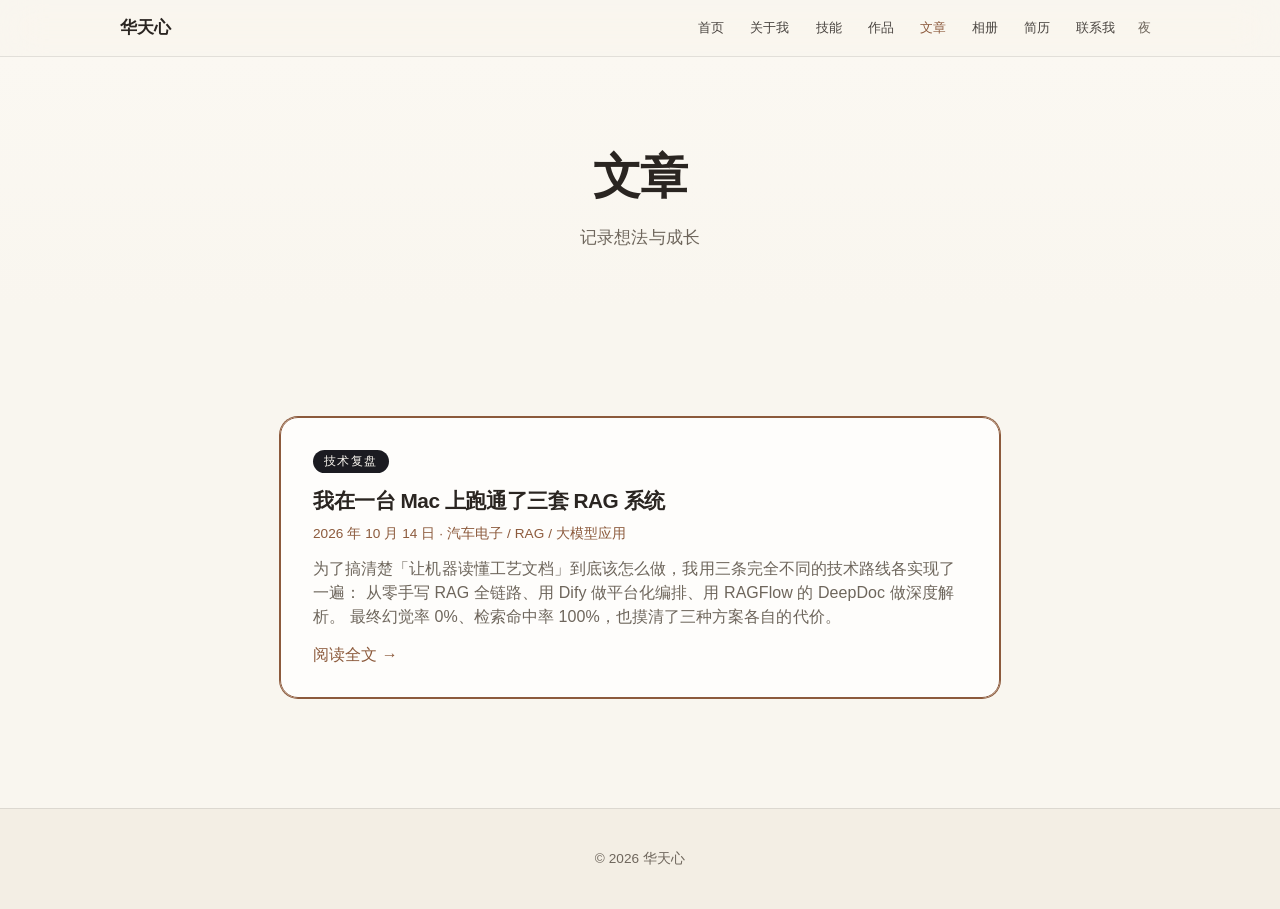
<file: blog.html>
<!DOCTYPE html>
<html lang="zh-CN">
<head>
  <meta charset="UTF-8" />
  <meta name="viewport" content="width=device-width, initial-scale=1.0" />
  <title>文章 | 华天心的个人主页</title>
  <meta name="description" content="华天心的文章与项目复盘：技术选型的取舍、踩过的坑，以及用数字验证过的结论。" />

  <!-- 浏览器标签页 / 收藏夹 / iOS 桌面图标（复用了头像那个文件） -->
  <link rel="icon" type="image/svg+xml" href="images/avatar.svg" />
  <link rel="apple-touch-icon" href="images/apple-touch-icon.png" />
  <!-- 手机浏览器地址栏配色，跟着昼夜走 -->
  <meta name="theme-color" content="#f9f6ef" media="(prefers-color-scheme: light)" />
  <meta name="theme-color" content="#0e0e11" media="(prefers-color-scheme: dark)" />

  <!-- 分享到微信 / 钉钉 / 社交平台时显示的卡片 -->
  <meta property="og:type" content="website" />
  <meta property="og:site_name" content="华天心的个人主页" />
  <meta property="og:title" content="文章 | 华天心" />
  <meta property="og:description" content="华天心的文章与项目复盘：技术选型的取舍、踩过的坑，以及用数字验证过的结论。" />
  <meta property="og:url" content="https://huatianxin02.github.io/blog.html" />
  <meta property="og:image" content="https://huatianxin02.github.io/images/og-cover.png" />
  <meta property="og:image:width" content="1200" />
  <meta property="og:image:height" content="630" />
  <meta name="twitter:card" content="summary_large_image" />
  <link rel="canonical" href="https://huatianxin02.github.io/blog.html" />

  <link rel="stylesheet" href="assets/css/style.css" />
</head>
<body>

  <a class="skip-link" href="#main">跳到正文</a>

  <!-- 导航栏（和首页一致） -->
  <header class="navbar">
    <div class="container nav-inner">
      <a class="logo" href="index.html">华天心</a>
      <nav class="nav-links">
        <a href="index.html">首页</a>
        <a href="index.html#about">关于我</a>
        <a href="index.html#skills">技能</a>
        <a href="projects.html">作品</a>
        <a href="blog.html" aria-current="page">文章</a>
        <a href="gallery.html">相册</a>
        <a href="resume.html">简历</a>
        <a href="index.html#contact">联系我</a>
      </nav>
      <div class="nav-right">
        <button class="theme-toggle" aria-label="切换深色模式">夜</button>
        <button class="nav-toggle" aria-label="打开菜单" aria-expanded="false">☰</button>
      </div>
    </div>
  </header>

  <!-- 页面标题 -->
  <section class="page-hero scenic-hero" id="main">
    <div class="scenery" aria-hidden="true">
      <span class="scenery__layer scenery__layer--sakura"></span>
      <span class="scenery__layer scenery__layer--bamboo"></span>
      <span class="scenery__layer scenery__layer--landscape"></span>
    </div>
    <div class="container">
      <h1>文章</h1>
      <p>记录想法与成长</p>
    </div>
  </section>

  <!-- 文章列表 -->
  <section class="section">
    <div class="container">
      <div class="post-list">

        <!-- 已发布的文章 -->
        <article class="post-card featured">
          <span class="post-badge">技术复盘</span>
          <h2>我在一台 Mac 上跑通了三套 RAG 系统</h2>
          <span class="post-date">2026 年 10 月 14 日 · 汽车电子 / RAG / 大模型应用</span>
          <p>
            为了搞清楚「让机器读懂工艺文档」到底该怎么做，我用三条完全不同的技术路线各实现了一遍：
            从零手写 RAG 全链路、用 Dify 做平台化编排、用 RAGFlow 的 DeepDoc 做深度解析。
            最终幻觉率 0%、检索命中率 100%，也摸清了三种方案各自的代价。
          </p>
          <a href="blog-rag.html">阅读全文 →</a>
        </article>

        <!-- ↓↓↓ 想加文章：复制上面那段 <article class="post-card">...</article>，
             把标题、日期、摘要和链接改成新的就行。置顶那篇用 class="post-card featured" ↓↓↓ -->

      </div>
    </div>
  </section>

  <footer class="footer">
    <div class="container">
      <p>© 2026 华天心</p>
    </div>
  </footer>

  <button id="backToTop" aria-label="返回顶部">↑</button>

  <script src="assets/js/main.js"></script>
</body>
</html>
</file>
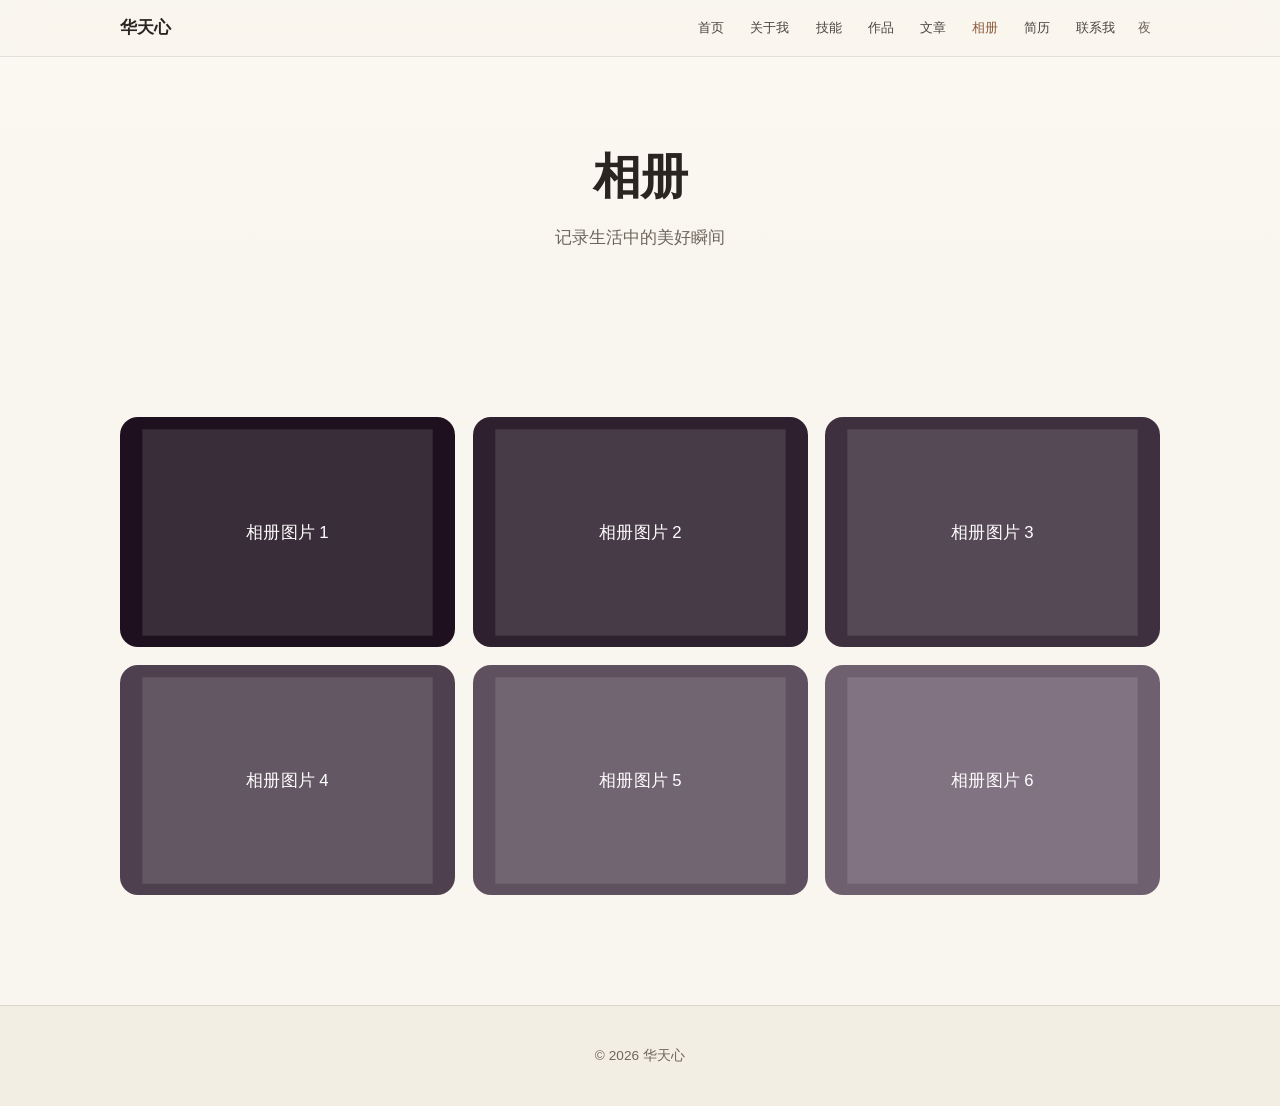
<file: gallery.html>
<!DOCTYPE html>
<html lang="zh-CN">
<head>
  <meta charset="UTF-8" />
  <meta name="viewport" content="width=device-width, initial-scale=1.0" />
  <title>相册 | 华天心的个人主页</title>
  <meta name="description" content="华天心的相册。" />

  <!-- 浏览器标签页 / 收藏夹 / iOS 桌面图标（复用了头像那个文件） -->
  <link rel="icon" type="image/svg+xml" href="images/avatar.svg" />
  <link rel="apple-touch-icon" href="images/apple-touch-icon.png" />
  <!-- 手机浏览器地址栏配色，跟着昼夜走 -->
  <meta name="theme-color" content="#f9f6ef" media="(prefers-color-scheme: light)" />
  <meta name="theme-color" content="#0e0e11" media="(prefers-color-scheme: dark)" />

  <!-- 分享到微信 / 钉钉 / 社交平台时显示的卡片 -->
  <meta property="og:type" content="website" />
  <meta property="og:site_name" content="华天心的个人主页" />
  <meta property="og:title" content="相册 | 华天心" />
  <meta property="og:description" content="华天心的相册。" />
  <meta property="og:url" content="https://huatianxin02.github.io/gallery.html" />
  <meta property="og:image" content="https://huatianxin02.github.io/images/og-cover.png" />
  <meta property="og:image:width" content="1200" />
  <meta property="og:image:height" content="630" />
  <meta name="twitter:card" content="summary_large_image" />
  <link rel="canonical" href="https://huatianxin02.github.io/gallery.html" />

  <link rel="stylesheet" href="assets/css/style.css" />
</head>
<body>

  <a class="skip-link" href="#main">跳到正文</a>

  <!-- 导航栏（和首页一致） -->
  <header class="navbar">
    <div class="container nav-inner">
      <a class="logo" href="index.html">华天心</a>
      <nav class="nav-links">
        <a href="index.html">首页</a>
        <a href="index.html#about">关于我</a>
        <a href="index.html#skills">技能</a>
        <a href="projects.html">作品</a>
        <a href="blog.html">文章</a>
        <a href="gallery.html" aria-current="page">相册</a>
        <a href="resume.html">简历</a>
        <a href="index.html#contact">联系我</a>
      </nav>
      <div class="nav-right">
        <button class="theme-toggle" aria-label="切换深色模式">夜</button>
        <button class="nav-toggle" aria-label="打开菜单" aria-expanded="false">☰</button>
      </div>
    </div>
  </header>

  <!-- 页面标题 -->
  <section class="page-hero scenic-hero" id="main">
    <div class="scenery" aria-hidden="true">
      <span class="scenery__layer scenery__layer--sakura"></span>
      <span class="scenery__layer scenery__layer--bamboo"></span>
      <span class="scenery__layer scenery__layer--landscape"></span>
    </div>
    <div class="container">
      <h1>相册</h1>
      <p>记录生活中的美好瞬间</p>
    </div>
  </section>

  <!-- 相册网格 -->
  <section class="section">
    <div class="container">
      <div class="gallery-grid">

        <!-- ↓↓↓ 一张照片：想加就复制一段 <figure class="gallery-item">...</figure>，想删就删掉 ↓↓↓
             把 images/gallery1.svg 换成你自己的照片文件即可 -->
        <figure class="gallery-item">
          <img src="images/gallery1.svg" alt="照片一" loading="lazy" decoding="async" />
          <figcaption class="gallery-caption">这里写照片说明</figcaption>
        </figure>

        <figure class="gallery-item">
          <img src="images/gallery2.svg" alt="照片二" loading="lazy" decoding="async" />
          <figcaption class="gallery-caption">这里写照片说明</figcaption>
        </figure>

        <figure class="gallery-item">
          <img src="images/gallery3.svg" alt="照片三" loading="lazy" decoding="async" />
          <figcaption class="gallery-caption">这里写照片说明</figcaption>
        </figure>

        <figure class="gallery-item">
          <img src="images/gallery4.svg" alt="照片四" loading="lazy" decoding="async" />
          <figcaption class="gallery-caption">这里写照片说明</figcaption>
        </figure>

        <figure class="gallery-item">
          <img src="images/gallery5.svg" alt="照片五" loading="lazy" decoding="async" />
          <figcaption class="gallery-caption">这里写照片说明</figcaption>
        </figure>

        <figure class="gallery-item">
          <img src="images/gallery6.svg" alt="照片六" loading="lazy" decoding="async" />
          <figcaption class="gallery-caption">这里写照片说明</figcaption>
        </figure>

      </div>
    </div>
  </section>

  <footer class="footer">
    <div class="container">
      <p>© 2026 华天心</p>
    </div>
  </footer>

  <button id="backToTop" aria-label="返回顶部">↑</button>

  <script src="assets/js/main.js"></script>
</body>
</html>
</file>
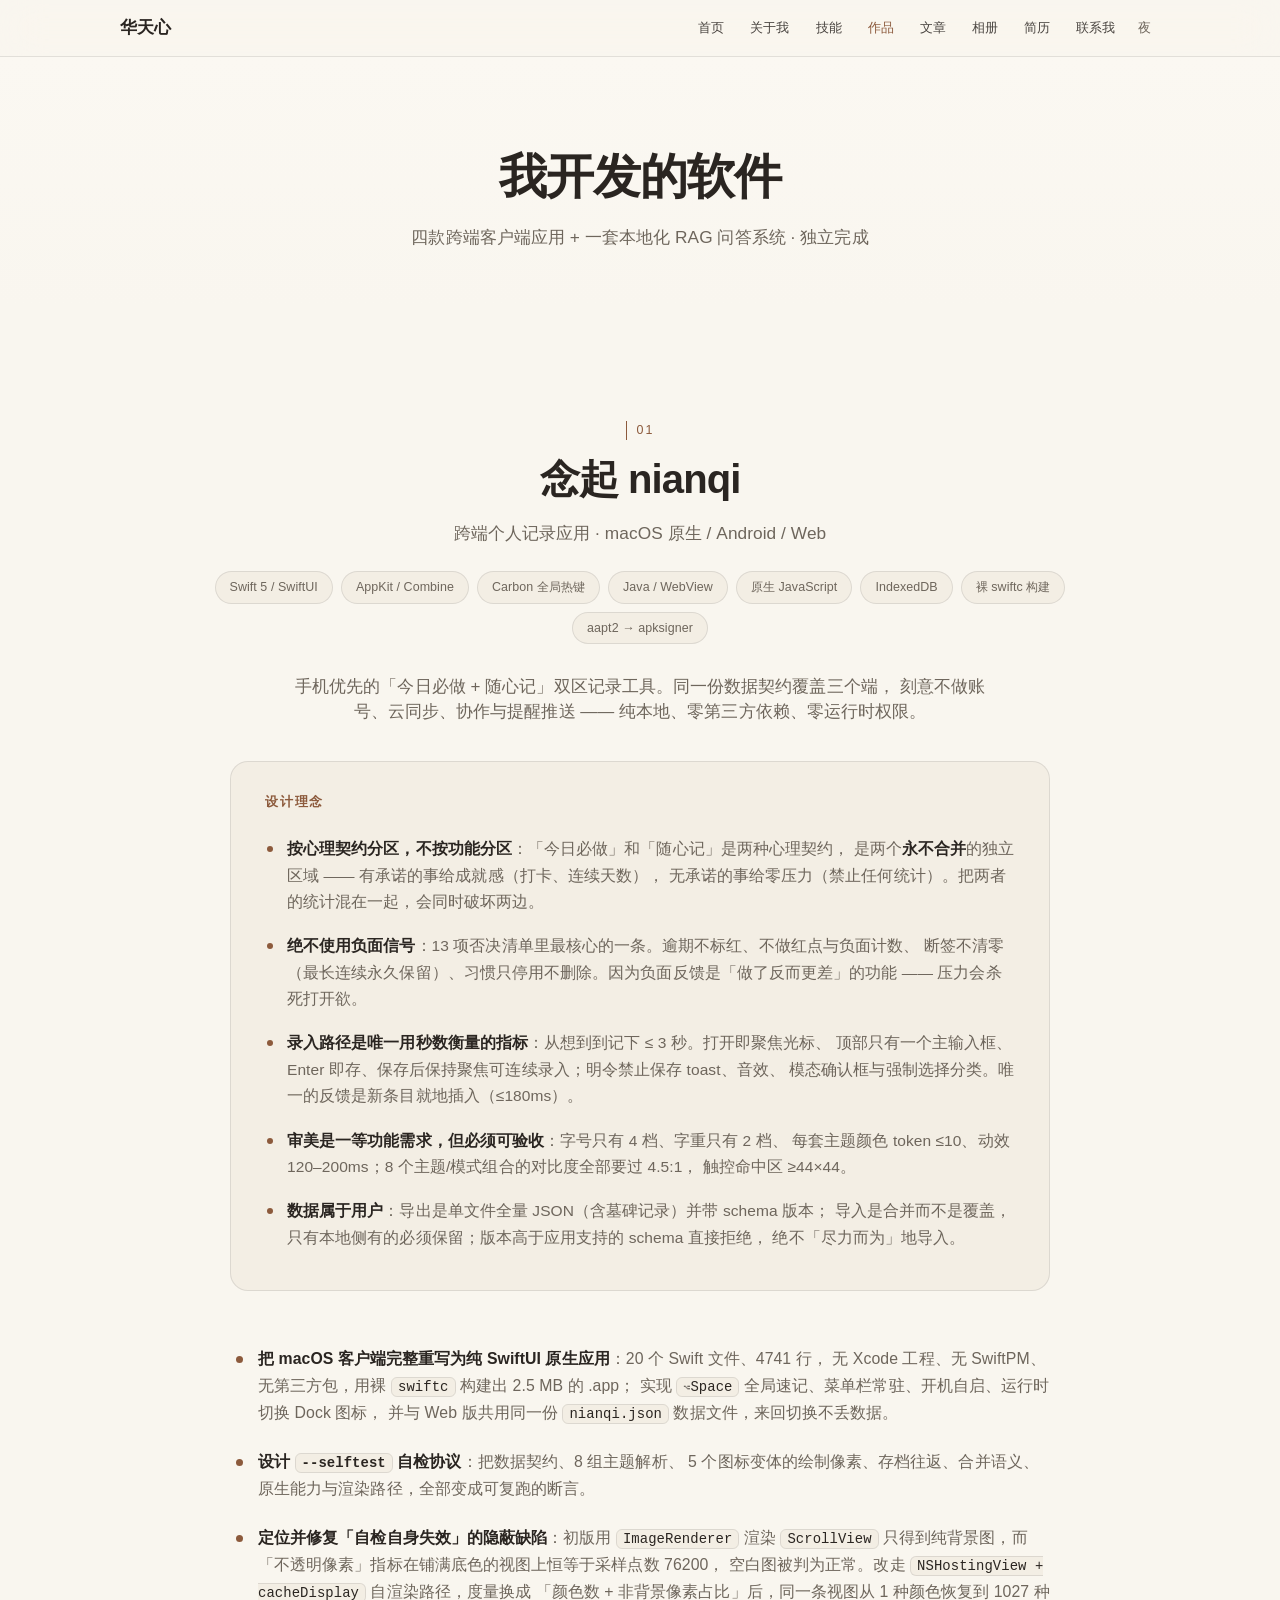
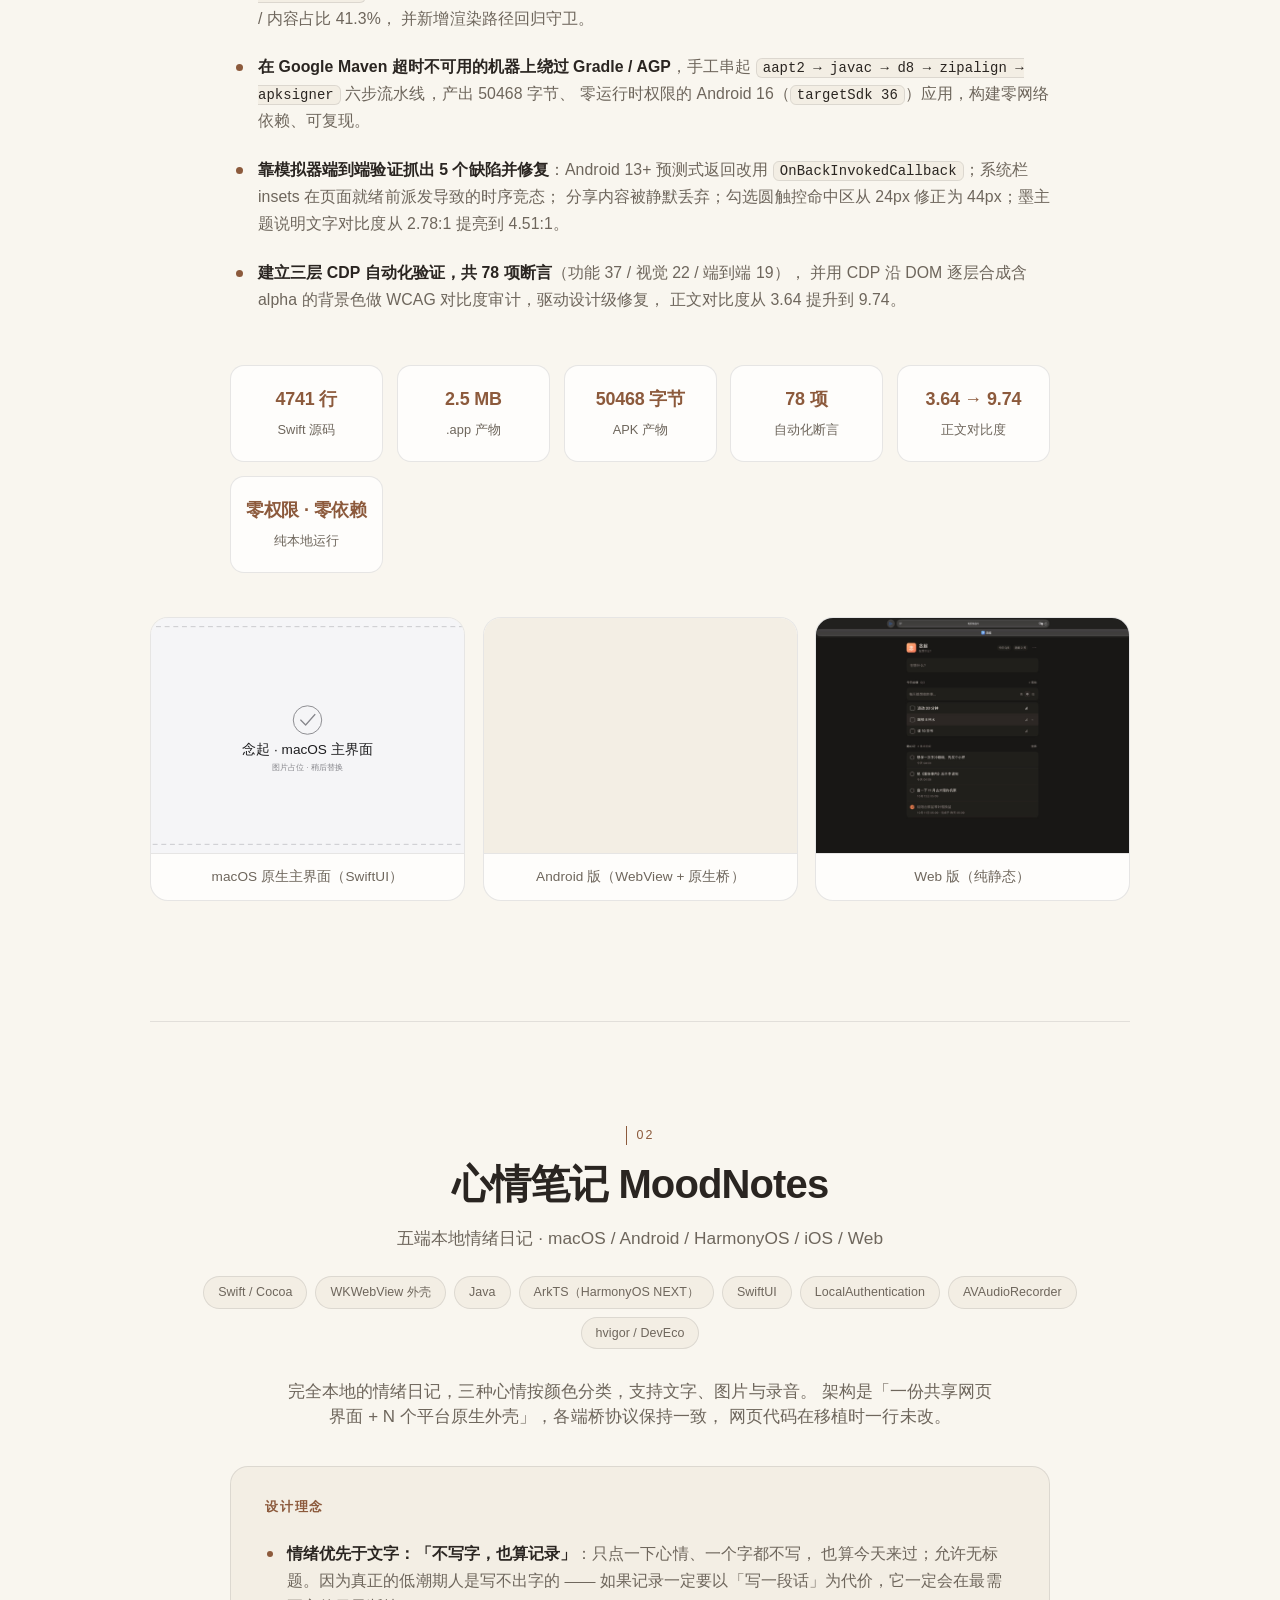
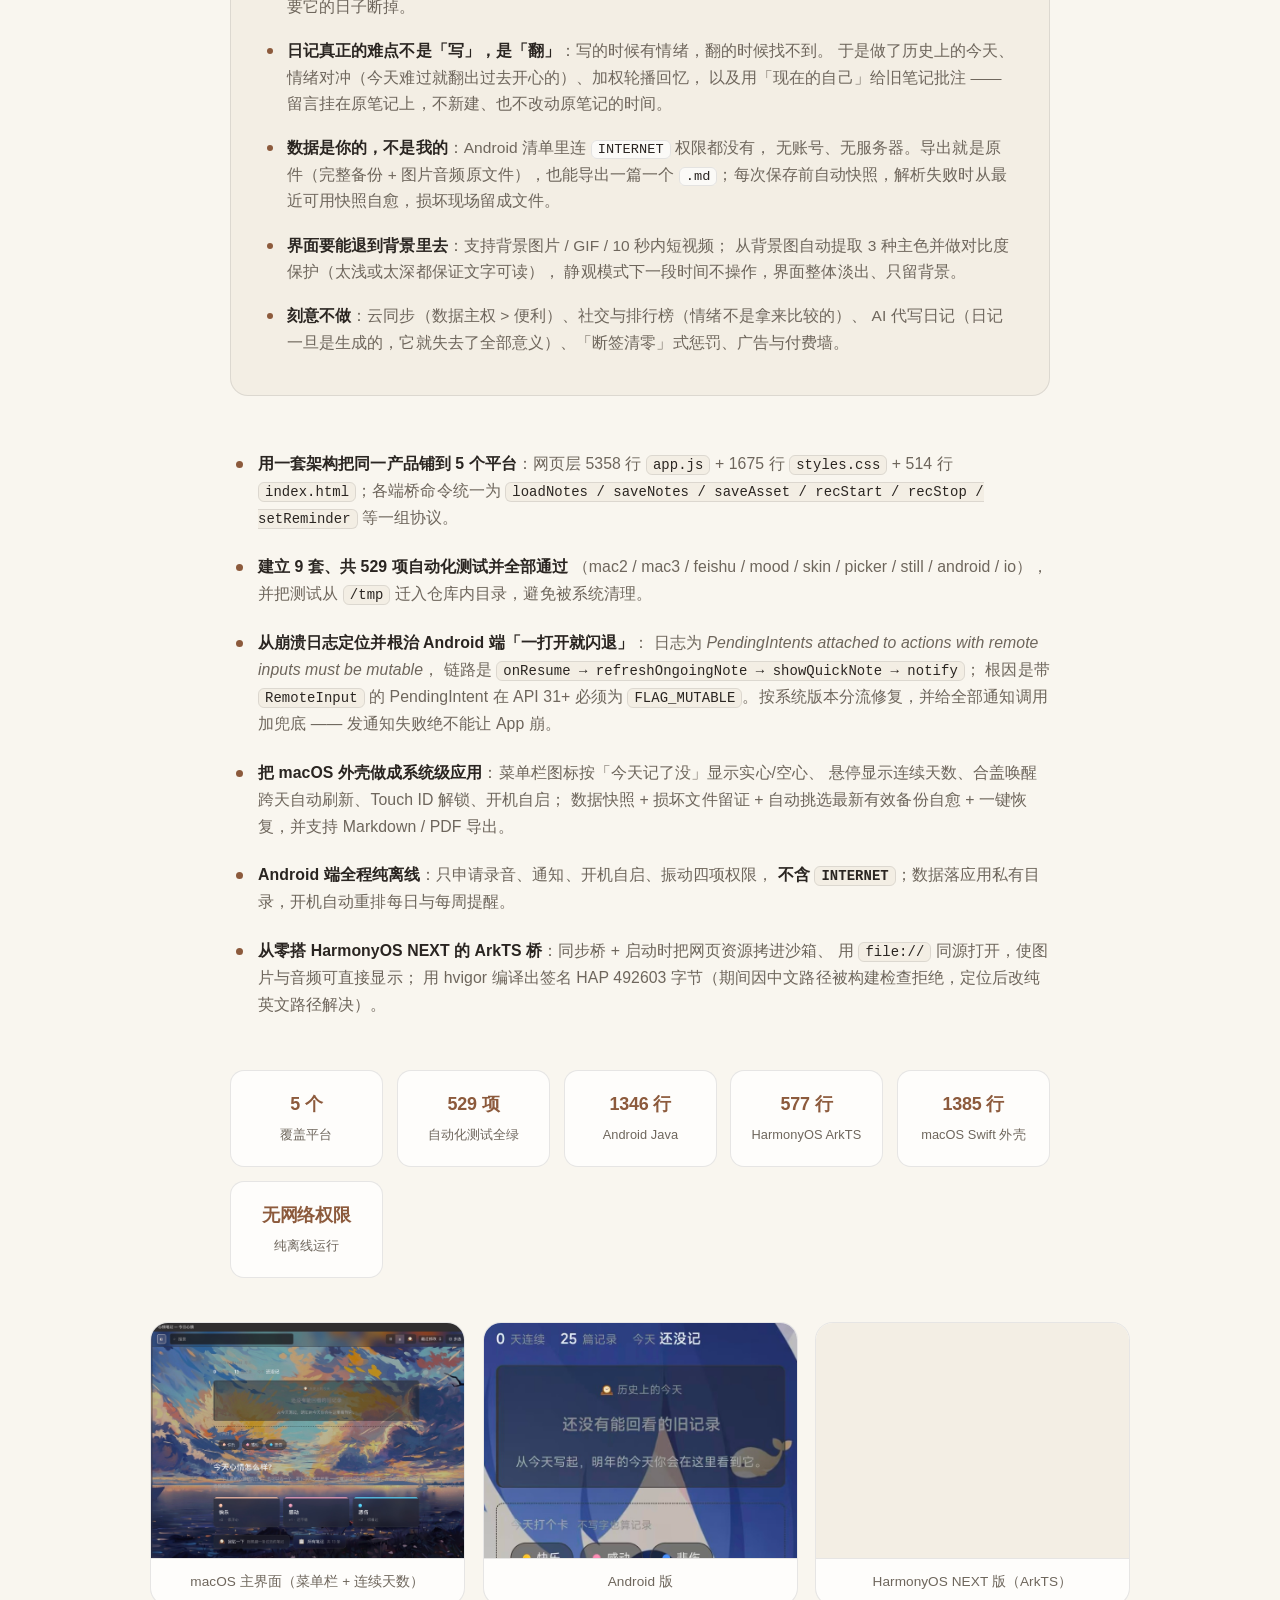
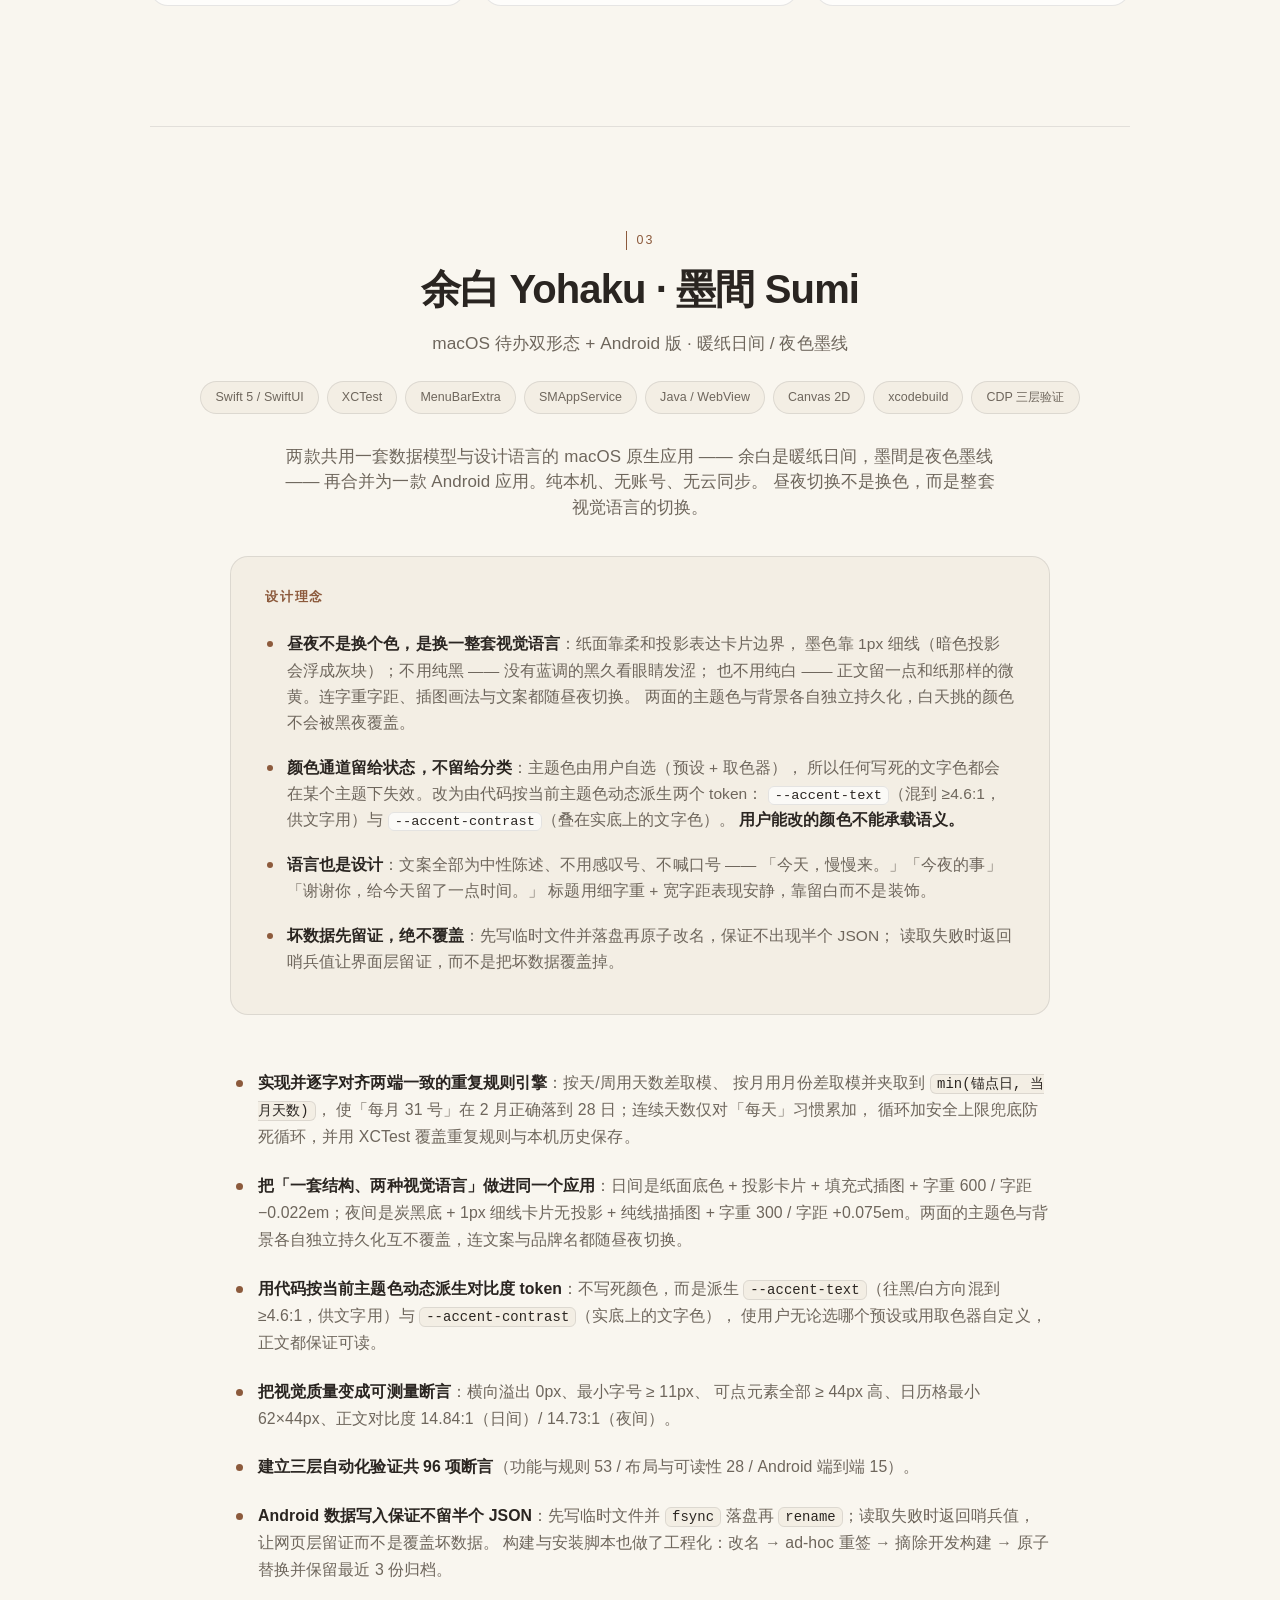
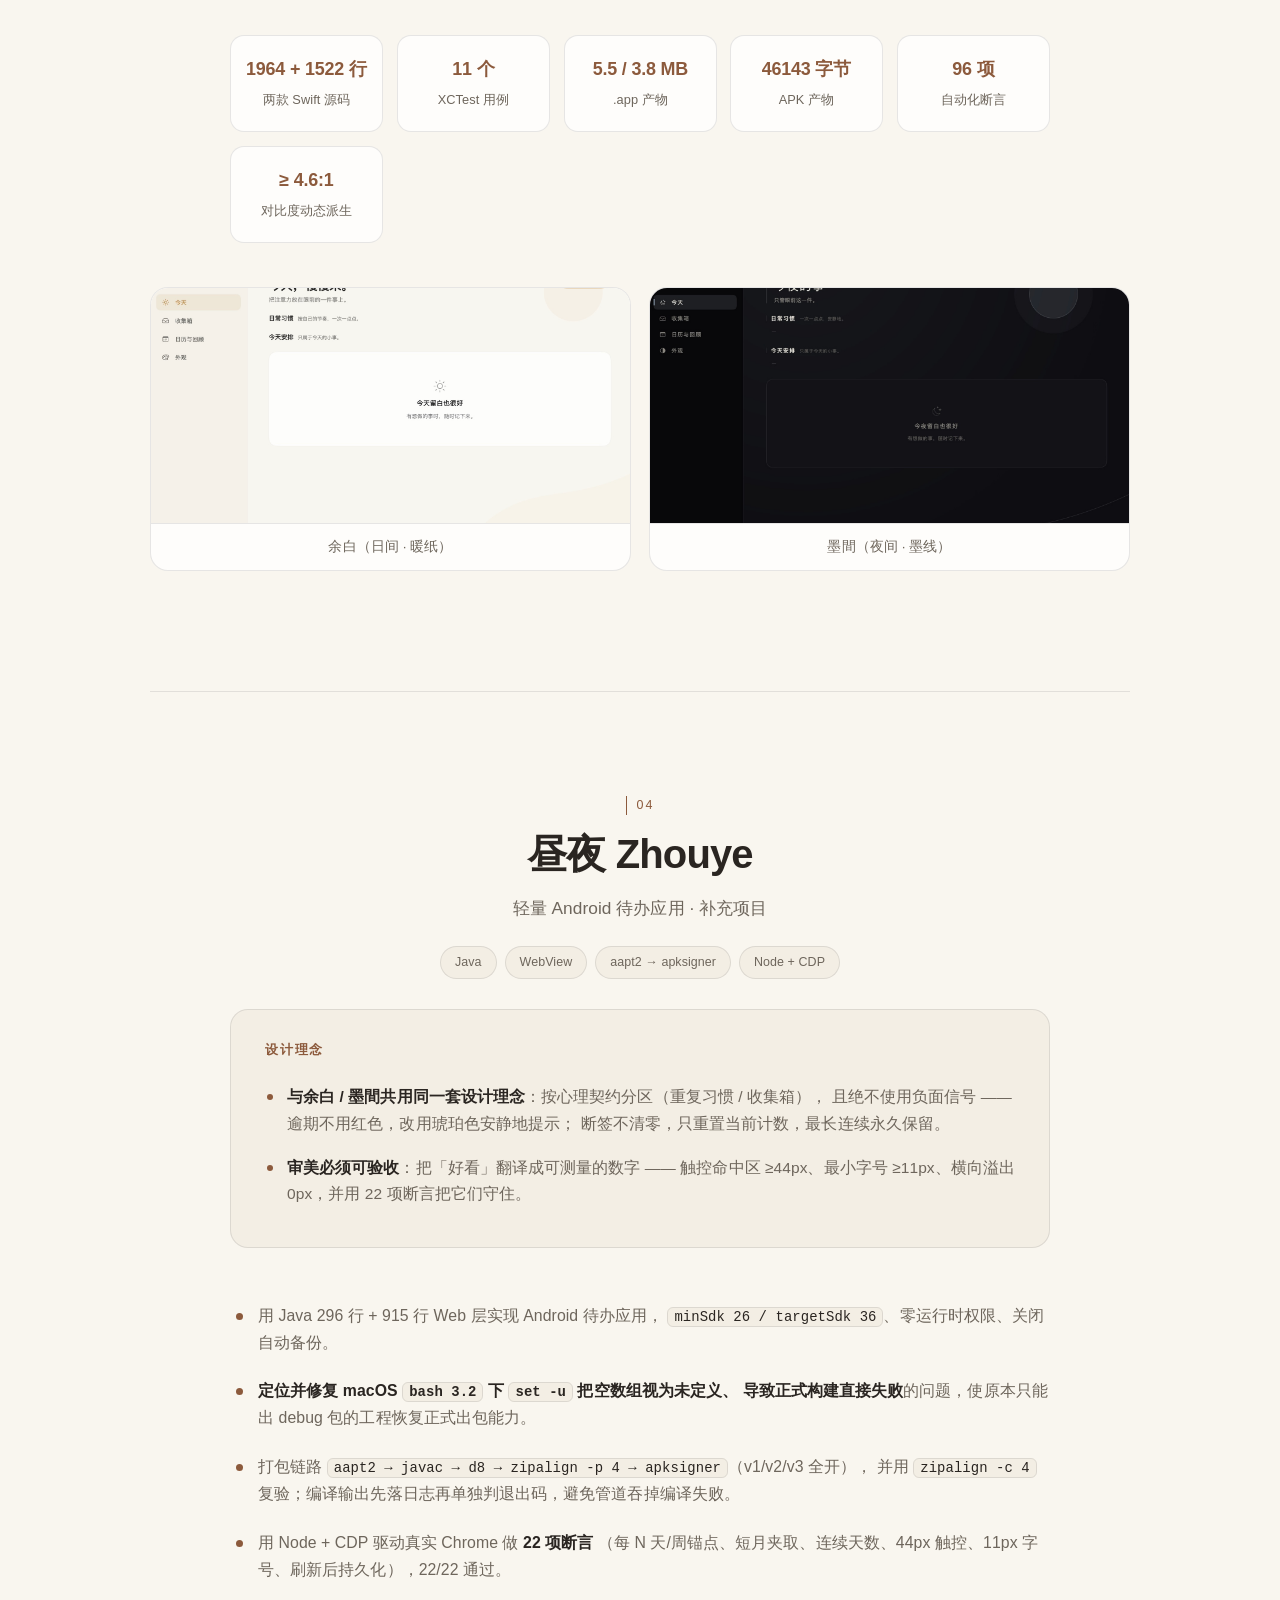
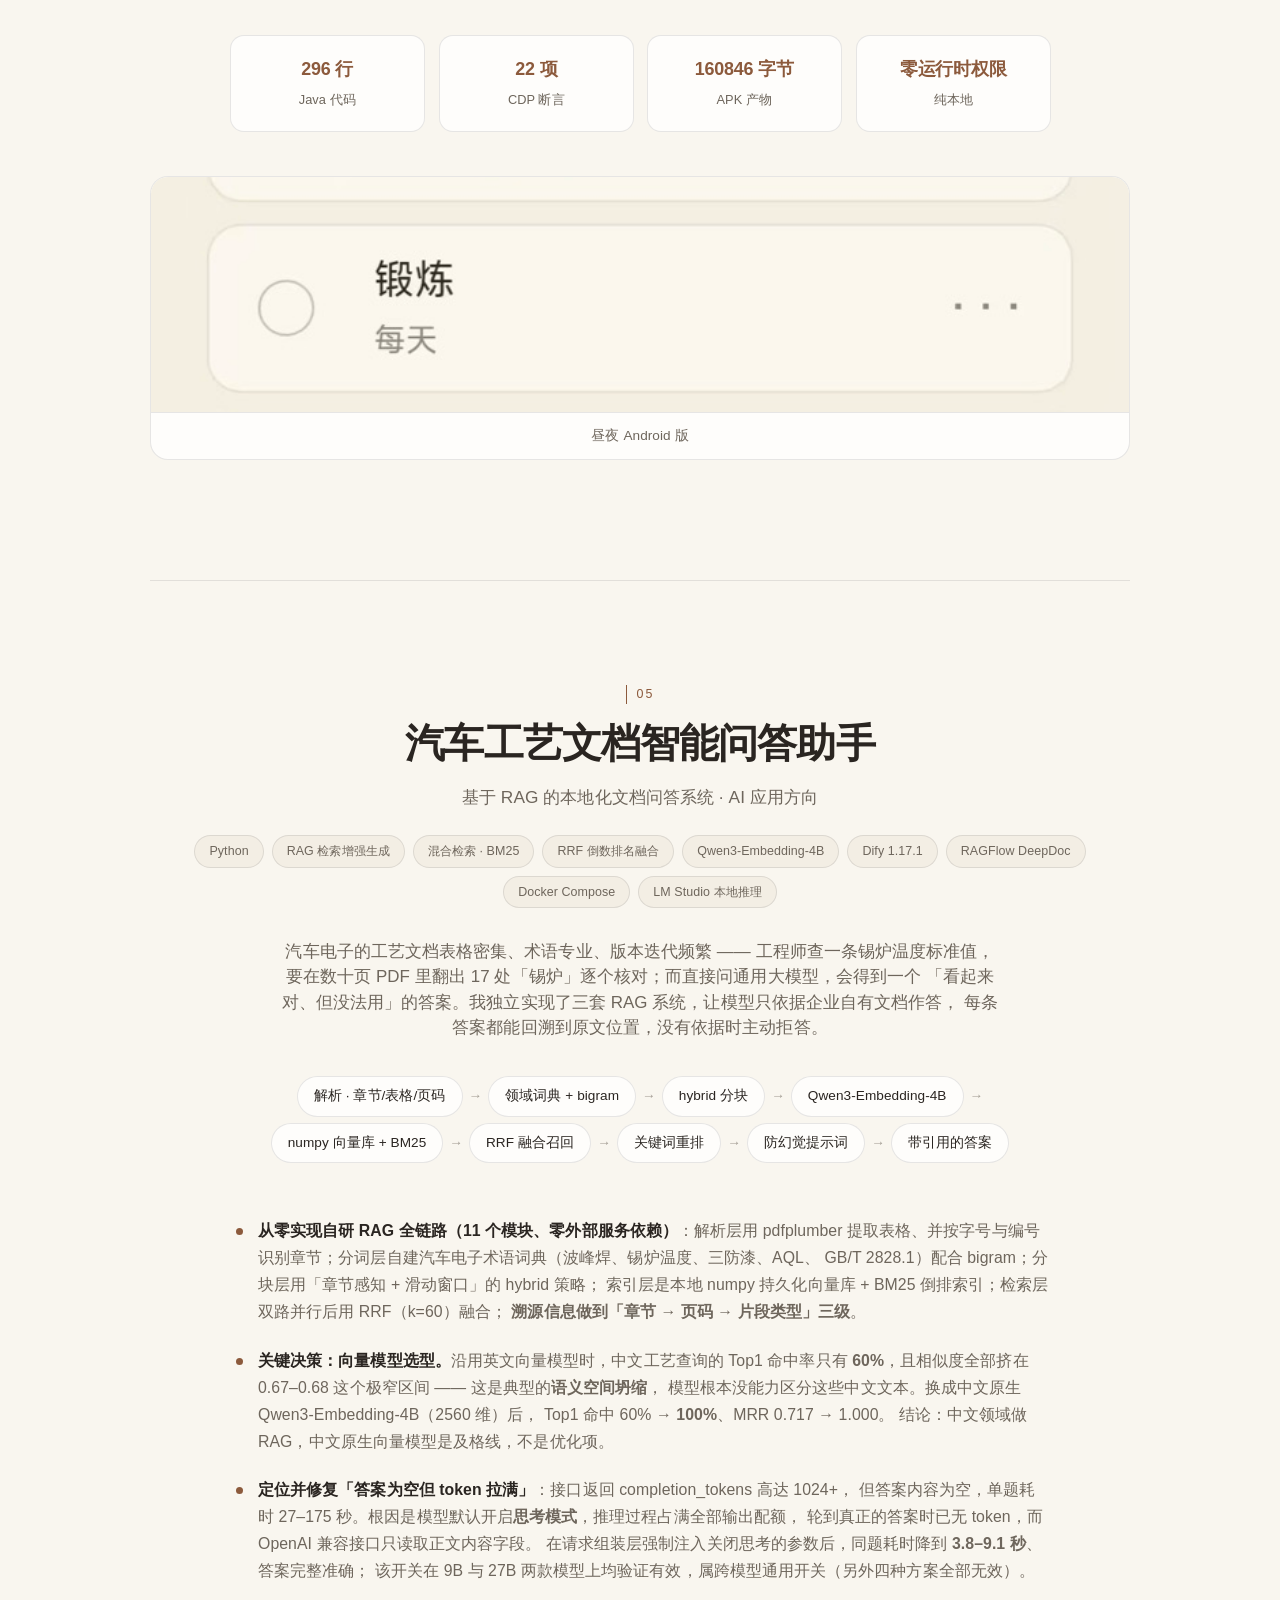
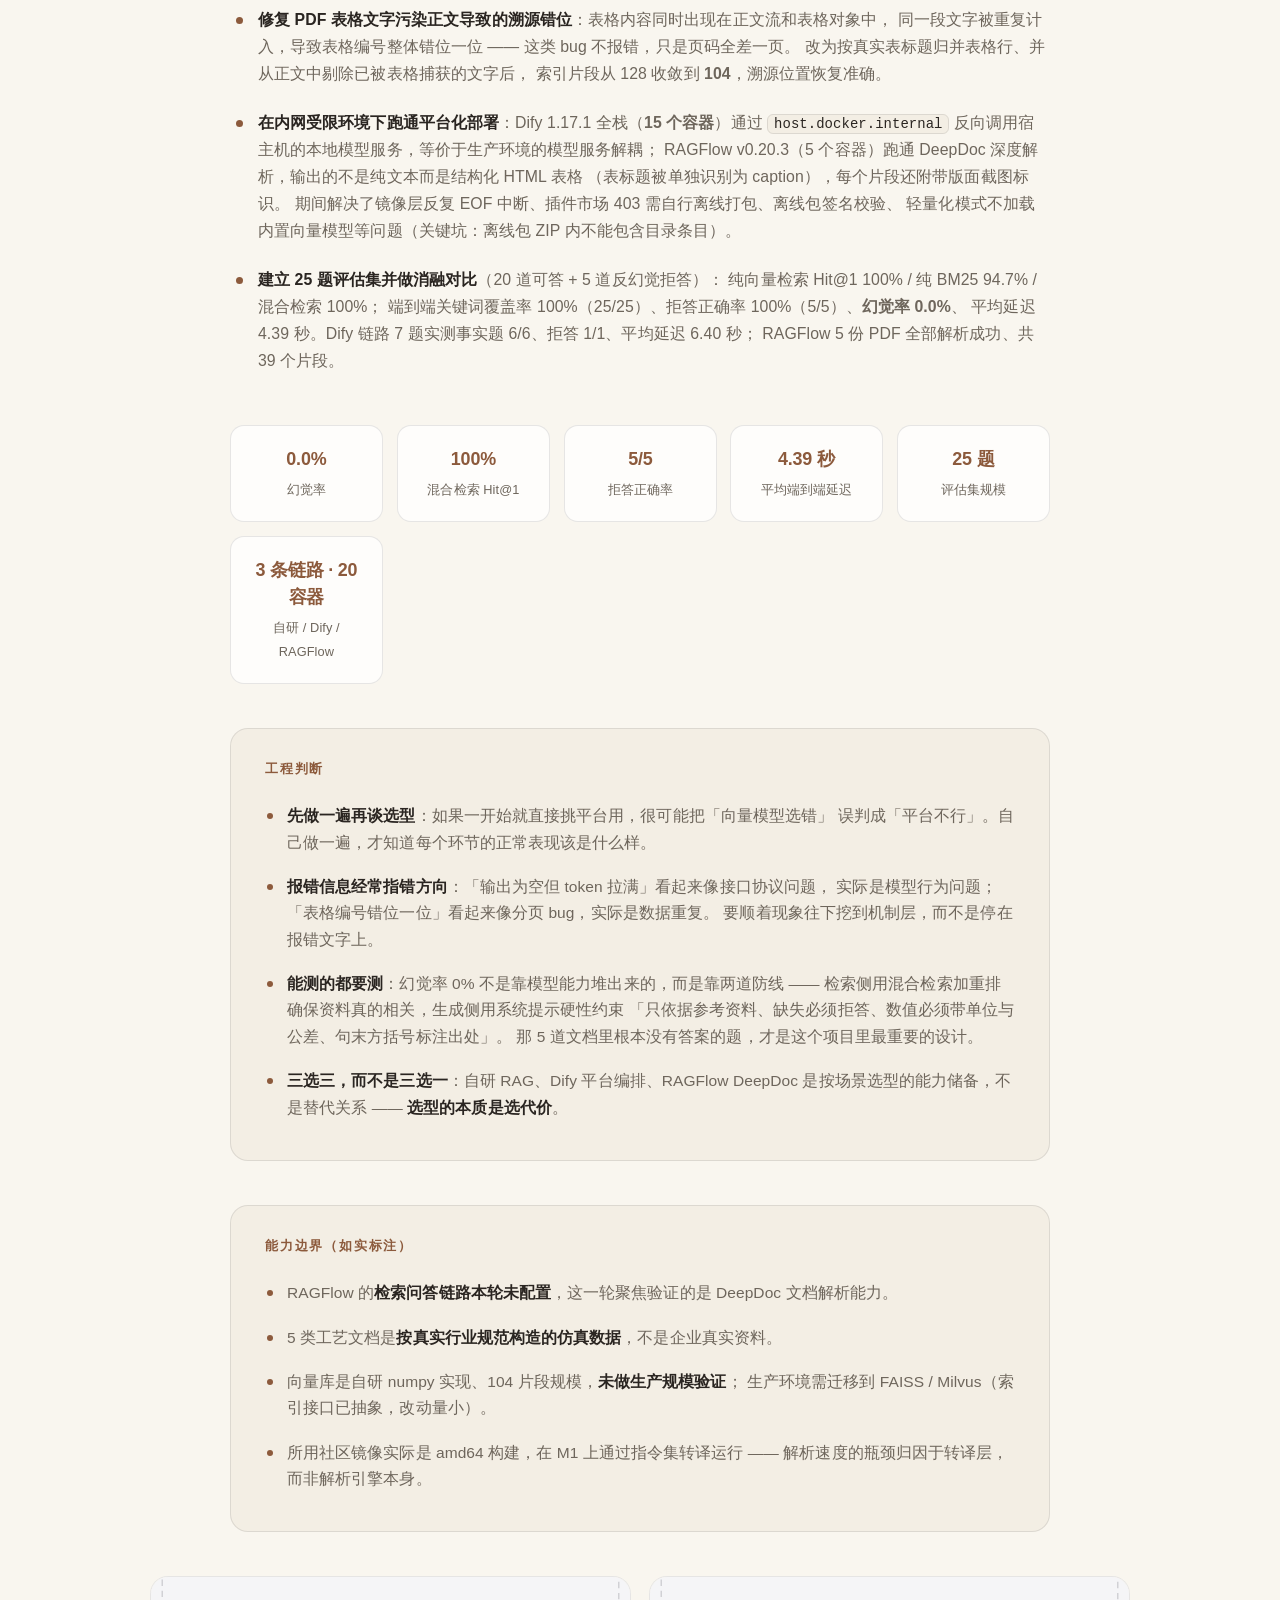
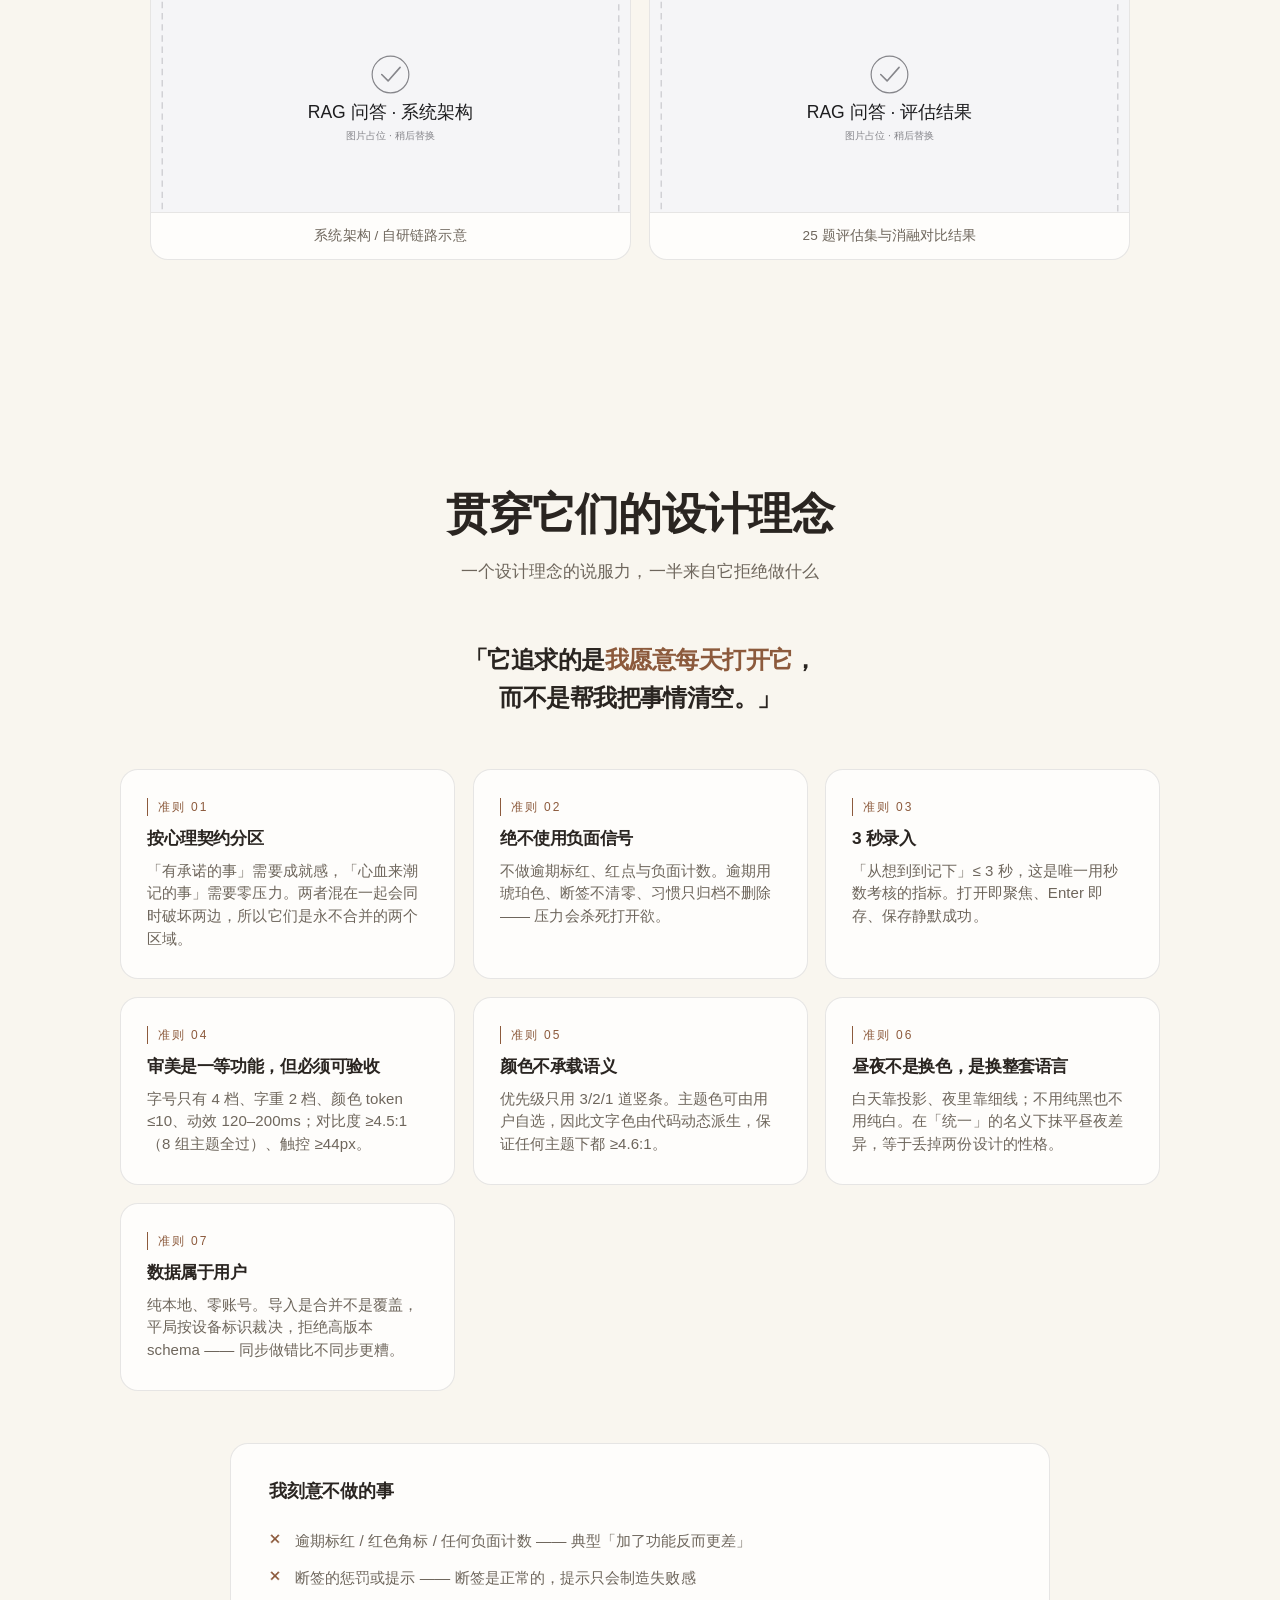
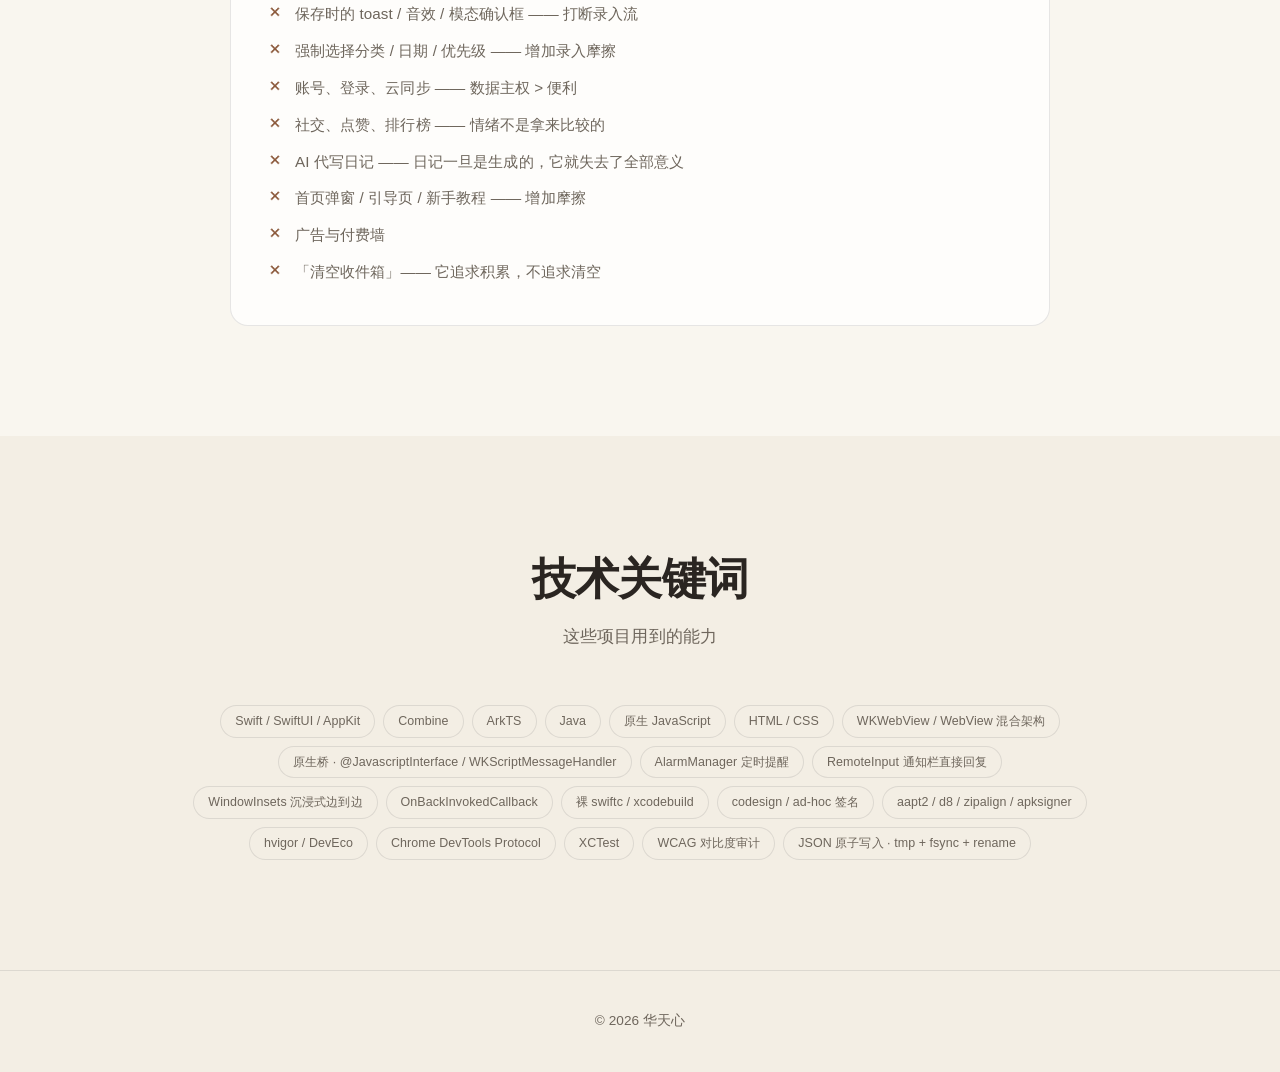
<file: projects.html>
<!DOCTYPE html>
<html lang="zh-CN">
<head>
  <meta charset="UTF-8" />
  <meta name="viewport" content="width=device-width, initial-scale=1.0" />
  <title>作品 | 华天心的个人主页</title>
  <meta name="description" content="念起、心情笔记、余白·墨間、昼夜，以及一套 RAG 文档问答系统——五个独立完成的项目，含设计理念、技术要点与可核验的量化数据。" />

  <!-- 浏览器标签页 / 收藏夹 / iOS 桌面图标（复用了头像那个文件） -->
  <link rel="icon" type="image/svg+xml" href="images/avatar.svg" />
  <link rel="apple-touch-icon" href="images/apple-touch-icon.png" />
  <!-- 手机浏览器地址栏配色，跟着昼夜走 -->
  <meta name="theme-color" content="#f9f6ef" media="(prefers-color-scheme: light)" />
  <meta name="theme-color" content="#0e0e11" media="(prefers-color-scheme: dark)" />

  <!-- 分享到微信 / 钉钉 / 社交平台时显示的卡片 -->
  <meta property="og:type" content="website" />
  <meta property="og:site_name" content="华天心的个人主页" />
  <meta property="og:title" content="作品 | 华天心" />
  <meta property="og:description" content="念起、心情笔记、余白·墨間、昼夜，以及一套 RAG 文档问答系统——五个独立完成的项目的完整记录。" />
  <meta property="og:url" content="https://huatianxin02.github.io/projects.html" />
  <meta property="og:image" content="https://huatianxin02.github.io/images/og-cover.png" />
  <meta property="og:image:width" content="1200" />
  <meta property="og:image:height" content="630" />
  <meta name="twitter:card" content="summary_large_image" />
  <link rel="canonical" href="https://huatianxin02.github.io/projects.html" />

  <link rel="stylesheet" href="assets/css/style.css" />
</head>
<body>

  <a class="skip-link" href="#main">跳到正文</a>

  <header class="navbar">
    <div class="container nav-inner">
      <a class="logo" href="index.html">华天心</a>
      <nav class="nav-links">
        <a href="index.html">首页</a>
        <a href="index.html#about">关于我</a>
        <a href="index.html#skills">技能</a>
        <a href="projects.html" aria-current="page">作品</a>
        <a href="blog.html">文章</a>
        <a href="gallery.html">相册</a>
        <a href="resume.html">简历</a>
        <a href="index.html#contact">联系我</a>
      </nav>
      <div class="nav-right">
        <button class="theme-toggle" aria-label="切换深色模式">夜</button>
        <button class="nav-toggle" aria-label="打开菜单" aria-expanded="false">☰</button>
      </div>
    </div>
  </header>

  <section class="page-hero scenic-hero" id="main">
    <div class="scenery" aria-hidden="true">
      <span class="scenery__layer scenery__layer--sakura"></span>
      <span class="scenery__layer scenery__layer--bamboo"></span>
      <span class="scenery__layer scenery__layer--landscape"></span>
    </div>
    <div class="container">
      <h1>我开发的软件</h1>
      <p>四款跨端客户端应用 + 一套本地化 RAG 问答系统 · 独立完成</p>
    </div>
  </section>

  <section class="section">
    <div class="container">

      <!-- ==================== 01 念起 nianqi ==================== -->
      <article class="project-case" id="nianqi">
        <div class="case-head">
          <span class="case-index">01</span>
          <h2>念起 nianqi</h2>
          <p class="case-tagline">跨端个人记录应用 · macOS 原生 / Android / Web</p>
        </div>

        <div class="case-tags">
          <span>Swift 5 / SwiftUI</span>
          <span>AppKit / Combine</span>
          <span>Carbon 全局热键</span>
          <span>Java / WebView</span>
          <span>原生 JavaScript</span>
          <span>IndexedDB</span>
          <span>裸 swiftc 构建</span>
          <span>aapt2 → apksigner</span>
        </div>

        <p class="case-lead">
          手机优先的「今日必做 + 随心记」双区记录工具。同一份数据契约覆盖三个端，
          刻意不做账号、云同步、协作与提醒推送 —— 纯本地、零第三方依赖、零运行时权限。
        </p>

        <!-- 设计理念（取自念起 DESIGN_GUIDE） -->
        <div class="case-philosophy">
          <h3>设计理念</h3>
          <ul>
            <li>
              <strong>按心理契约分区，不按功能分区</strong>：「今日必做」和「随心记」是两种心理契约，
              是两个<b>永不合并</b>的独立区域 —— 有承诺的事给成就感（打卡、连续天数），
              无承诺的事给零压力（禁止任何统计）。把两者的统计混在一起，会同时破坏两边。
            </li>
            <li>
              <strong>绝不使用负面信号</strong>：13 项否决清单里最核心的一条。逾期不标红、不做红点与负面计数、
              断签不清零（最长连续永久保留）、习惯只停用不删除。因为负面反馈是「做了反而更差」的功能 ——
              压力会杀死打开欲。
            </li>
            <li>
              <strong>录入路径是唯一用秒数衡量的指标</strong>：从想到到记下 ≤ 3 秒。打开即聚焦光标、
              顶部只有一个主输入框、Enter 即存、保存后保持聚焦可连续录入；明令禁止保存 toast、音效、
              模态确认框与强制选择分类。唯一的反馈是新条目就地插入（≤180ms）。
            </li>
            <li>
              <strong>审美是一等功能需求，但必须可验收</strong>：字号只有 4 档、字重只有 2 档、
              每套主题颜色 token ≤10、动效 120–200ms；8 个主题/模式组合的对比度全部要过 4.5:1，
              触控命中区 ≥44×44。
            </li>
            <li>
              <strong>数据属于用户</strong>：导出是单文件全量 JSON（含墓碑记录）并带 schema 版本；
              导入是合并而不是覆盖，只有本地侧有的必须保留；版本高于应用支持的 schema 直接拒绝，
              绝不「尽力而为」地导入。
            </li>
          </ul>
        </div>

        <ul class="case-points">
          <li>
            <strong>把 macOS 客户端完整重写为纯 SwiftUI 原生应用</strong>：20 个 Swift 文件、4741 行，
            无 Xcode 工程、无 SwiftPM、无第三方包，用裸 <code>swiftc</code> 构建出 2.5 MB 的 .app；
            实现 <code>⌥Space</code> 全局速记、菜单栏常驻、开机自启、运行时切换 Dock 图标，
            并与 Web 版共用同一份 <code>nianqi.json</code> 数据文件，来回切换不丢数据。
          </li>
          <li>
            <strong>设计 <code>--selftest</code> 自检协议</strong>：把数据契约、8 组主题解析、
            5 个图标变体的绘制像素、存档往返、合并语义、原生能力与渲染路径，全部变成可复跑的断言。
          </li>
          <li>
            <strong>定位并修复「自检自身失效」的隐蔽缺陷</strong>：初版用 <code>ImageRenderer</code> 渲染
            <code>ScrollView</code> 只得到纯背景图，而「不透明像素」指标在铺满底色的视图上恒等于采样点数 76200，
            空白图被判为正常。改走 <code>NSHostingView + cacheDisplay</code> 自渲染路径，度量换成
            「颜色数 + 非背景像素占比」后，同一条视图从 1 种颜色恢复到 1027 种 / 内容占比 41.3%，
            并新增渲染路径回归守卫。
          </li>
          <li>
            <strong>在 Google Maven 超时不可用的机器上绕过 Gradle / AGP</strong>，手工串起
            <code>aapt2 → javac → d8 → zipalign → apksigner</code> 六步流水线，产出 50468 字节、
            零运行时权限的 Android 16（<code>targetSdk 36</code>）应用，构建零网络依赖、可复现。
          </li>
          <li>
            <strong>靠模拟器端到端验证抓出 5 个缺陷并修复</strong>：Android 13+ 预测式返回改用
            <code>OnBackInvokedCallback</code>；系统栏 insets 在页面就绪前派发导致的时序竞态；
            分享内容被静默丢弃；勾选圆触控命中区从 24px 修正为 44px；墨主题说明文字对比度从 2.78:1 提亮到 4.51:1。
          </li>
          <li>
            <strong>建立三层 CDP 自动化验证，共 78 项断言</strong>（功能 37 / 视觉 22 / 端到端 19），
            并用 CDP 沿 DOM 逐层合成含 alpha 的背景色做 WCAG 对比度审计，驱动设计级修复，
            正文对比度从 3.64 提升到 9.74。
          </li>
        </ul>

        <div class="case-stats">
          <div><b>4741 行</b><small>Swift 源码</small></div>
          <div><b>2.5 MB</b><small>.app 产物</small></div>
          <div><b>50468 字节</b><small>APK 产物</small></div>
          <div><b>78 项</b><small>自动化断言</small></div>
          <div><b>3.64 → 9.74</b><small>正文对比度</small></div>
          <div><b>零权限 · 零依赖</b><small>纯本地运行</small></div>
        </div>

        <!-- 念起 项目配图：把图片放进 images/projects/ 后替换下面的文件名即可 -->
        <div class="case-gallery">
          <figure>
            <img src="images/projects/nianqi-1.svg" alt="念起 macOS 主界面" loading="lazy" decoding="async" />
            <figcaption>macOS 原生主界面（SwiftUI）</figcaption>
          </figure>
          <figure>
            <img src="images/projects/nianqi-2.jpg" alt="念起 Android 版" loading="lazy" decoding="async" />
            <figcaption>Android 版（WebView + 原生桥）</figcaption>
          </figure>
          <figure>
            <img src="images/projects/cover-nianqi.jpg" alt="念起 Web 版" loading="lazy" decoding="async" />
            <figcaption>Web 版（纯静态）</figcaption>
          </figure>
        </div>
      </article>

      <!-- ==================== 02 心情笔记 MoodNotes ==================== -->
      <article class="project-case" id="mood">
        <div class="case-head">
          <span class="case-index">02</span>
          <h2>心情笔记 MoodNotes</h2>
          <p class="case-tagline">五端本地情绪日记 · macOS / Android / HarmonyOS / iOS / Web</p>
        </div>

        <div class="case-tags">
          <span>Swift / Cocoa</span>
          <span>WKWebView 外壳</span>
          <span>Java</span>
          <span>ArkTS（HarmonyOS NEXT）</span>
          <span>SwiftUI</span>
          <span>LocalAuthentication</span>
          <span>AVAudioRecorder</span>
          <span>hvigor / DevEco</span>
        </div>

        <p class="case-lead">
          完全本地的情绪日记，三种心情按颜色分类，支持文字、图片与录音。
          架构是「一份共享网页界面 + N 个平台原生外壳」，各端桥协议保持一致，
          网页代码在移植时一行未改。
        </p>

        <!-- 设计理念（取自心情笔记设计文档） -->
        <div class="case-philosophy">
          <h3>设计理念</h3>
          <ul>
            <li>
              <strong>情绪优先于文字：「不写字，也算记录」</strong>：只点一下心情、一个字都不写，
              也算今天来过；允许无标题。因为真正的低潮期人是写不出字的 ——
              如果记录一定要以「写一段话」为代价，它一定会在最需要它的日子断掉。
            </li>
            <li>
              <strong>日记真正的难点不是「写」，是「翻」</strong>：写的时候有情绪，翻的时候找不到。
              于是做了历史上的今天、情绪对冲（今天难过就翻出过去开心的）、加权轮播回忆，
              以及用「现在的自己」给旧笔记批注 —— 留言挂在原笔记上，不新建、也不改动原笔记的时间。
            </li>
            <li>
              <strong>数据是你的，不是我的</strong>：Android 清单里连 <code>INTERNET</code> 权限都没有，
              无账号、无服务器。导出就是原件（完整备份 + 图片音频原文件），也能导出一篇一个
              <code>.md</code>；每次保存前自动快照，解析失败时从最近可用快照自愈，损坏现场留成文件。
            </li>
            <li>
              <strong>界面要能退到背景里去</strong>：支持背景图片 / GIF / 10 秒内短视频；
              从背景图自动提取 3 种主色并做对比度保护（太浅或太深都保证文字可读），
              静观模式下一段时间不操作，界面整体淡出、只留背景。
            </li>
            <li>
              <strong>刻意不做</strong>：云同步（数据主权 &gt; 便利）、社交与排行榜（情绪不是拿来比较的）、
              AI 代写日记（日记一旦是生成的，它就失去了全部意义）、「断签清零」式惩罚、广告与付费墙。
            </li>
          </ul>
        </div>

        <ul class="case-points">
          <li>
            <strong>用一套架构把同一产品铺到 5 个平台</strong>：网页层 5358 行
            <code>app.js</code> + 1675 行 <code>styles.css</code> + 514 行
            <code>index.html</code>；各端桥命令统一为
            <code>loadNotes / saveNotes / saveAsset / recStart / recStop / setReminder</code> 等一组协议。
          </li>
          <li>
            <strong>建立 9 套、共 529 项自动化测试并全部通过</strong>
            （mac2 / mac3 / feishu / mood / skin / picker / still / android / io），
            并把测试从 <code>/tmp</code> 迁入仓库内目录，避免被系统清理。
          </li>
          <li>
            <strong>从崩溃日志定位并根治 Android 端「一打开就闪退」</strong>：
            日志为 <em>PendingIntents attached to actions with remote inputs must be mutable</em>，
            链路是 <code>onResume → refreshOngoingNote → showQuickNote → notify</code>；
            根因是带 <code>RemoteInput</code> 的 PendingIntent 在 API 31+ 必须为
            <code>FLAG_MUTABLE</code>。按系统版本分流修复，并给全部通知调用加兜底 —— 发通知失败绝不能让 App 崩。
          </li>
          <li>
            <strong>把 macOS 外壳做成系统级应用</strong>：菜单栏图标按「今天记了没」显示实心/空心、
            悬停显示连续天数、合盖唤醒跨天自动刷新、Touch ID 解锁、开机自启；
            数据快照 + 损坏文件留证 + 自动挑选最新有效备份自愈 + 一键恢复，并支持 Markdown / PDF 导出。
          </li>
          <li>
            <strong>Android 端全程纯离线</strong>：只申请录音、通知、开机自启、振动四项权限，
            <strong>不含 <code>INTERNET</code></strong>；数据落应用私有目录，开机自动重排每日与每周提醒。
          </li>
          <li>
            <strong>从零搭 HarmonyOS NEXT 的 ArkTS 桥</strong>：同步桥 + 启动时把网页资源拷进沙箱、
            用 <code>file://</code> 同源打开，使图片与音频可直接显示；
            用 hvigor 编译出签名 HAP 492603 字节（期间因中文路径被构建检查拒绝，定位后改纯英文路径解决）。
          </li>
        </ul>

        <div class="case-stats">
          <div><b>5 个</b><small>覆盖平台</small></div>
          <div><b>529 项</b><small>自动化测试全绿</small></div>
          <div><b>1346 行</b><small>Android Java</small></div>
          <div><b>577 行</b><small>HarmonyOS ArkTS</small></div>
          <div><b>1385 行</b><small>macOS Swift 外壳</small></div>
          <div><b>无网络权限</b><small>纯离线运行</small></div>
        </div>

        <!-- 心情笔记 项目配图 -->
        <div class="case-gallery">
          <figure>
            <img src="images/projects/cover-mood.jpg" alt="心情笔记 macOS 主界面" loading="lazy" decoding="async" />
            <figcaption>macOS 主界面（菜单栏 + 连续天数）</figcaption>
          </figure>
          <figure>
            <img src="images/projects/mood-2.jpg" alt="心情笔记 通知栏直接回复" loading="lazy" decoding="async" />
            <figcaption>Android 版</figcaption>
          </figure>
          <figure>
            <img src="images/projects/mood-3.jpg" alt="心情笔记 HarmonyOS 版" loading="lazy" decoding="async" />
            <figcaption>HarmonyOS NEXT 版（ArkTS）</figcaption>
          </figure>
        </div>
      </article>

      <!-- ==================== 03 余白 Yohaku · 墨間 Sumi ==================== -->
      <article class="project-case" id="yohaku">
        <div class="case-head">
          <span class="case-index">03</span>
          <h2>余白 Yohaku · 墨間 Sumi</h2>
          <p class="case-tagline">macOS 待办双形态 + Android 版 · 暖纸日间 / 夜色墨线</p>
        </div>

        <div class="case-tags">
          <span>Swift 5 / SwiftUI</span>
          <span>XCTest</span>
          <span>MenuBarExtra</span>
          <span>SMAppService</span>
          <span>Java / WebView</span>
          <span>Canvas 2D</span>
          <span>xcodebuild</span>
          <span>CDP 三层验证</span>
        </div>

        <p class="case-lead">
          两款共用一套数据模型与设计语言的 macOS 原生应用 —— 余白是暖纸日间，墨間是夜色墨线 ——
          再合并为一款 Android 应用。纯本机、无账号、无云同步。
          昼夜切换不是换色，而是整套视觉语言的切换。
        </p>

        <!-- 设计理念（取自余白 / 墨間设计文档） -->
        <div class="case-philosophy">
          <h3>设计理念</h3>
          <ul>
            <li>
              <strong>昼夜不是换个色，是换一整套视觉语言</strong>：纸面靠柔和投影表达卡片边界，
              墨色靠 1px 细线（暗色投影会浮成灰块）；不用纯黑 —— 没有蓝调的黑久看眼睛发涩；
              也不用纯白 —— 正文留一点和纸那样的微黄。连字重字距、插图画法与文案都随昼夜切换。
              两面的主题色与背景各自独立持久化，白天挑的颜色不会被黑夜覆盖。
            </li>
            <li>
              <strong>颜色通道留给状态，不留给分类</strong>：主题色由用户自选（预设 + 取色器），
              所以任何写死的文字色都会在某个主题下失效。改为由代码按当前主题色动态派生两个 token：
              <code>--accent-text</code>（混到 ≥4.6:1，供文字用）与
              <code>--accent-contrast</code>（叠在实底上的文字色）。
              <b>用户能改的颜色不能承载语义。</b>
            </li>
            <li>
              <strong>语言也是设计</strong>：文案全部为中性陈述、不用感叹号、不喊口号 ——
              「今天，慢慢来。」「今夜的事」「谢谢你，给今天留了一点时间。」
              标题用细字重 + 宽字距表现安静，靠留白而不是装饰。
            </li>
            <li>
              <strong>坏数据先留证，绝不覆盖</strong>：先写临时文件并落盘再原子改名，保证不出现半个 JSON；
              读取失败时返回哨兵值让界面层留证，而不是把坏数据覆盖掉。
            </li>
          </ul>
        </div>

        <ul class="case-points">
          <li>
            <strong>实现并逐字对齐两端一致的重复规则引擎</strong>：按天/周用天数差取模、
            按月用月份差取模并夹取到 <code>min(锚点日, 当月天数)</code>，
            使「每月 31 号」在 2 月正确落到 28 日；连续天数仅对「每天」习惯累加，
            循环加安全上限兜底防死循环，并用 XCTest 覆盖重复规则与本机历史保存。
          </li>
          <li>
            <strong>把「一套结构、两种视觉语言」做进同一个应用</strong>：日间是纸面底色 + 投影卡片 +
            填充式插图 + 字重 600 / 字距 −0.022em；夜间是炭黑底 + 1px 细线卡片无投影 + 纯线描插图 +
            字重 300 / 字距 +0.075em。两面的主题色与背景各自独立持久化互不覆盖，连文案与品牌名都随昼夜切换。
          </li>
          <li>
            <strong>用代码按当前主题色动态派生对比度 token</strong>：不写死颜色，而是派生
            <code>--accent-text</code>（往黑/白方向混到 ≥4.6:1，供文字用）与
            <code>--accent-contrast</code>（实底上的文字色），
            使用户无论选哪个预设或用取色器自定义，正文都保证可读。
          </li>
          <li>
            <strong>把视觉质量变成可测量断言</strong>：横向溢出 0px、最小字号 ≥ 11px、
            可点元素全部 ≥ 44px 高、日历格最小 62×44px、正文对比度 14.84:1（日间）/ 14.73:1（夜间）。
          </li>
          <li>
            <strong>建立三层自动化验证共 96 项断言</strong>（功能与规则 53 / 布局与可读性 28 / Android 端到端 15）。
          </li>
          <li>
            <strong>Android 数据写入保证不留半个 JSON</strong>：先写临时文件并 <code>fsync</code> 落盘再
            <code>rename</code>；读取失败时返回哨兵值，让网页层留证而不是覆盖坏数据。
            构建与安装脚本也做了工程化：改名 → ad-hoc 重签 → 摘除开发构建 → 原子替换并保留最近 3 份归档。
          </li>
        </ul>

        <div class="case-stats">
          <div><b>1964 + 1522 行</b><small>两款 Swift 源码</small></div>
          <div><b>11 个</b><small>XCTest 用例</small></div>
          <div><b>5.5 / 3.8 MB</b><small>.app 产物</small></div>
          <div><b>46143 字节</b><small>APK 产物</small></div>
          <div><b>96 项</b><small>自动化断言</small></div>
          <div><b>≥ 4.6:1</b><small>对比度动态派生</small></div>
        </div>

        <!-- 余白 / 墨間 项目配图 -->
        <div class="case-gallery">
          <figure>
            <img src="images/projects/cover-yohaku.jpg" alt="余白 日间界面" loading="lazy" decoding="async" />
            <figcaption>余白（日间 · 暖纸）</figcaption>
          </figure>
          <figure>
            <img src="images/projects/yohaku-2.jpg" alt="墨間 夜间界面" loading="lazy" decoding="async" />
            <figcaption>墨間（夜间 · 墨线）</figcaption>
          </figure>
        </div>
      </article>

      <!-- ==================== 04 昼夜 Zhouye ==================== -->
      <article class="project-case" id="zhouye">
        <div class="case-head">
          <span class="case-index">04</span>
          <h2>昼夜 Zhouye</h2>
          <p class="case-tagline">轻量 Android 待办应用 · 补充项目</p>
        </div>

        <div class="case-tags">
          <span>Java</span>
          <span>WebView</span>
          <span>aapt2 → apksigner</span>
          <span>Node + CDP</span>
        </div>

        <!-- 设计理念（与余白 / 墨間共用同一套） -->
        <div class="case-philosophy">
          <h3>设计理念</h3>
          <ul>
            <li>
              <strong>与余白 / 墨間共用同一套设计理念</strong>：按心理契约分区（重复习惯 / 收集箱），
              且绝不使用负面信号 —— 逾期不用红色，改用琥珀色安静地提示；
              断签不清零，只重置当前计数，最长连续永久保留。
            </li>
            <li>
              <strong>审美必须可验收</strong>：把「好看」翻译成可测量的数字 ——
              触控命中区 ≥44px、最小字号 ≥11px、横向溢出 0px，并用 22 项断言把它们守住。
            </li>
          </ul>
        </div>

        <ul class="case-points">
          <li>
            用 Java 296 行 + 915 行 Web 层实现 Android 待办应用，
            <code>minSdk 26 / targetSdk 36</code>、零运行时权限、关闭自动备份。
          </li>
          <li>
            <strong>定位并修复 macOS <code>bash 3.2</code> 下 <code>set -u</code> 把空数组视为未定义、
            导致正式构建直接失败</strong>的问题，使原本只能出 debug 包的工程恢复正式出包能力。
          </li>
          <li>
            打包链路 <code>aapt2 → javac → d8 → zipalign -p 4 → apksigner</code>（v1/v2/v3 全开），
            并用 <code>zipalign -c 4</code> 复验；编译输出先落日志再单独判退出码，避免管道吞掉编译失败。
          </li>
          <li>
            用 Node + CDP 驱动真实 Chrome 做 <strong>22 项断言</strong>
            （每 N 天/周锚点、短月夹取、连续天数、44px 触控、11px 字号、刷新后持久化），22/22 通过。
          </li>
        </ul>

        <div class="case-stats">
          <div><b>296 行</b><small>Java 代码</small></div>
          <div><b>22 项</b><small>CDP 断言</small></div>
          <div><b>160846 字节</b><small>APK 产物</small></div>
          <div><b>零运行时权限</b><small>纯本地</small></div>
        </div>

        <!-- 昼夜 项目配图 -->
        <div class="case-gallery">
          <figure>
            <img src="images/projects/cover-zhouye.jpg" alt="昼夜 Android 待办" loading="lazy" decoding="async" />
            <figcaption>昼夜 Android 版</figcaption>
          </figure>
        </div>
      </article>

      <!-- ==================== 05 汽车工艺文档智能问答助手（RAG） ==================== -->
      <article class="project-case" id="rag">
        <div class="case-head">
          <span class="case-index">05</span>
          <h2>汽车工艺文档智能问答助手</h2>
          <p class="case-tagline">基于 RAG 的本地化文档问答系统 · AI 应用方向</p>
        </div>

        <div class="case-tags">
          <span>Python</span>
          <span>RAG 检索增强生成</span>
          <span>混合检索 · BM25</span>
          <span>RRF 倒数排名融合</span>
          <span>Qwen3-Embedding-4B</span>
          <span>Dify 1.17.1</span>
          <span>RAGFlow DeepDoc</span>
          <span>Docker Compose</span>
          <span>LM Studio 本地推理</span>
        </div>

        <p class="case-lead">
          汽车电子的工艺文档表格密集、术语专业、版本迭代频繁 —— 工程师查一条锡炉温度标准值，
          要在数十页 PDF 里翻出 17 处「锡炉」逐个核对；而直接问通用大模型，会得到一个
          「看起来对、但没法用」的答案。我独立实现了三套 RAG 系统，让模型只依据企业自有文档作答，
          每条答案都能回溯到原文位置，没有依据时主动拒答。
        </p>

        <!-- 自研链路的处理流程（纯 CSS 绘制，无需图片） -->
        <div class="pipeline">
          <span class="step">解析 · 章节/表格/页码</span><span class="arrow">→</span>
          <span class="step">领域词典 + bigram</span><span class="arrow">→</span>
          <span class="step">hybrid 分块</span><span class="arrow">→</span>
          <span class="step">Qwen3-Embedding-4B</span><span class="arrow">→</span>
          <span class="step">numpy 向量库 + BM25</span><span class="arrow">→</span>
          <span class="step">RRF 融合召回</span><span class="arrow">→</span>
          <span class="step">关键词重排</span><span class="arrow">→</span>
          <span class="step">防幻觉提示词</span><span class="arrow">→</span>
          <span class="step">带引用的答案</span>
        </div>

        <ul class="case-points">
          <li>
            <strong>从零实现自研 RAG 全链路（11 个模块、零外部服务依赖）</strong>：解析层用 pdfplumber
            提取表格、并按字号与编号识别章节；分词层自建汽车电子术语词典（波峰焊、锡炉温度、三防漆、AQL、
            GB/T 2828.1）配合 bigram；分块层用「章节感知 + 滑动窗口」的 hybrid 策略；
            索引层是本地 numpy 持久化向量库 + BM25 倒排索引；检索层双路并行后用 RRF（k=60）融合；
            <b>溯源信息做到「章节 → 页码 → 片段类型」三级</b>。
          </li>
          <li>
            <strong>关键决策：向量模型选型。</strong>沿用英文向量模型时，中文工艺查询的 Top1 命中率只有
            <b>60%</b>，且相似度全部挤在 0.67–0.68 这个极窄区间 —— 这是典型的<b>语义空间坍缩</b>，
            模型根本没能力区分这些中文文本。换成中文原生 Qwen3-Embedding-4B（2560 维）后，
            Top1 命中 60% → <b>100%</b>、MRR 0.717 → 1.000。
            结论：中文领域做 RAG，中文原生向量模型是及格线，不是优化项。
          </li>
          <li>
            <strong>定位并修复「答案为空但 token 拉满」</strong>：接口返回 completion_tokens 高达 1024+，
            但答案内容为空，单题耗时 27–175 秒。根因是模型默认开启<b>思考模式</b>，推理过程占满全部输出配额，
            轮到真正的答案时已无 token，而 OpenAI 兼容接口只读取正文内容字段。
            在请求组装层强制注入关闭思考的参数后，同题耗时降到 <b>3.8–9.1 秒</b>、答案完整准确；
            该开关在 9B 与 27B 两款模型上均验证有效，属跨模型通用开关（另外四种方案全部无效）。
          </li>
          <li>
            <strong>修复 PDF 表格文字污染正文导致的溯源错位</strong>：表格内容同时出现在正文流和表格对象中，
            同一段文字被重复计入，导致表格编号整体错位一位 —— 这类 bug 不报错，只是页码全差一页。
            改为按真实表标题归并表格行、并从正文中剔除已被表格捕获的文字后，
            索引片段从 128 收敛到 <b>104</b>，溯源位置恢复准确。
          </li>
          <li>
            <strong>在内网受限环境下跑通平台化部署</strong>：Dify 1.17.1 全栈（<b>15 个容器</b>）通过
            <code>host.docker.internal</code> 反向调用宿主机的本地模型服务，等价于生产环境的模型服务解耦；
            RAGFlow v0.20.3（5 个容器）跑通 DeepDoc 深度解析，输出的不是纯文本而是结构化 HTML 表格
            （表标题被单独识别为 caption），每个片段还附带版面截图标识。
            期间解决了镜像层反复 EOF 中断、插件市场 403 需自行离线打包、离线包签名校验、
            轻量化模式不加载内置向量模型等问题（关键坑：离线包 ZIP 内不能包含目录条目）。
          </li>
          <li>
            <strong>建立 25 题评估集并做消融对比</strong>（20 道可答 + 5 道反幻觉拒答）：
            纯向量检索 Hit@1 100% / 纯 BM25 94.7% / 混合检索 100%；
            端到端关键词覆盖率 100%（25/25）、拒答正确率 100%（5/5）、<b>幻觉率 0.0%</b>、
            平均延迟 4.39 秒。Dify 链路 7 题实测事实题 6/6、拒答 1/1、平均延迟 6.40 秒；
            RAGFlow 5 份 PDF 全部解析成功、共 39 个片段。
          </li>
        </ul>

        <div class="case-stats">
          <div><b>0.0%</b><small>幻觉率</small></div>
          <div><b>100%</b><small>混合检索 Hit@1</small></div>
          <div><b>5/5</b><small>拒答正确率</small></div>
          <div><b>4.39 秒</b><small>平均端到端延迟</small></div>
          <div><b>25 题</b><small>评估集规模</small></div>
          <div><b>3 条链路 · 20 容器</b><small>自研 / Dify / RAGFlow</small></div>
        </div>

        <!-- 工程判断 -->
        <div class="case-philosophy">
          <h3>工程判断</h3>
          <ul>
            <li>
              <strong>先做一遍再谈选型</strong>：如果一开始就直接挑平台用，很可能把「向量模型选错」
              误判成「平台不行」。自己做一遍，才知道每个环节的正常表现该是什么样。
            </li>
            <li>
              <strong>报错信息经常指错方向</strong>：「输出为空但 token 拉满」看起来像接口协议问题，
              实际是模型行为问题；「表格编号错位一位」看起来像分页 bug，实际是数据重复。
              要顺着现象往下挖到机制层，而不是停在报错文字上。
            </li>
            <li>
              <strong>能测的都要测</strong>：幻觉率 0% 不是靠模型能力堆出来的，而是靠两道防线 ——
              检索侧用混合检索加重排确保资料真的相关，生成侧用系统提示硬性约束
              「只依据参考资料、缺失必须拒答、数值必须带单位与公差、句末方括号标注出处」。
              那 5 道文档里根本没有答案的题，才是这个项目里最重要的设计。
            </li>
            <li>
              <strong>三选三，而不是三选一</strong>：自研 RAG、Dify 平台编排、RAGFlow DeepDoc
              是按场景选型的能力储备，不是替代关系 —— <b>选型的本质是选代价</b>。
            </li>
          </ul>
        </div>

        <!-- 能力边界（如实标注） -->
        <div class="case-philosophy">
          <h3>能力边界（如实标注）</h3>
          <ul>
            <li>RAGFlow 的<b>检索问答链路本轮未配置</b>，这一轮聚焦验证的是 DeepDoc 文档解析能力。</li>
            <li>5 类工艺文档是<b>按真实行业规范构造的仿真数据</b>，不是企业真实资料。</li>
            <li>向量库是自研 numpy 实现、104 片段规模，<b>未做生产规模验证</b>；
              生产环境需迁移到 FAISS / Milvus（索引接口已抽象，改动量小）。</li>
            <li>所用社区镜像实际是 amd64 构建，在 M1 上通过指令集转译运行 ——
              解析速度的瓶颈归因于转译层，而非解析引擎本身。</li>
          </ul>
        </div>

        <!-- RAG 项目配图（没有截图，先留占位图，有图后替换同名文件） -->
        <div class="case-gallery">
          <figure>
            <img src="images/projects/rag-1.svg" alt="RAG 系统架构" loading="lazy" decoding="async" />
            <figcaption>系统架构 / 自研链路示意</figcaption>
          </figure>
          <figure>
            <img src="images/projects/rag-2.svg" alt="RAG 评估结果" loading="lazy" decoding="async" />
            <figcaption>25 题评估集与消融对比结果</figcaption>
          </figure>
        </div>
      </article>

    </div>
  </section>

  <!-- 设计理念总览 -->
  <section class="section" id="philosophy">
    <div class="container">
      <h2 class="section-title">贯穿它们的设计理念</h2>
      <p class="section-subtitle">一个设计理念的说服力，一半来自它拒绝做什么</p>

      <p class="principle-quote">
        「它追求的是<b>我愿意每天打开它</b>，<br />而不是帮我把事情清空。」
      </p>

      <div class="principles-grid">
        <div class="principle-card">
          <span class="principle-no">准则 01</span>
          <h3>按心理契约分区</h3>
          <p>「有承诺的事」需要成就感，「心血来潮记的事」需要零压力。两者混在一起会同时破坏两边，所以它们是永不合并的两个区域。</p>
        </div>
        <div class="principle-card">
          <span class="principle-no">准则 02</span>
          <h3>绝不使用负面信号</h3>
          <p>不做逾期标红、红点与负面计数。逾期用琥珀色、断签不清零、习惯只归档不删除 —— 压力会杀死打开欲。</p>
        </div>
        <div class="principle-card">
          <span class="principle-no">准则 03</span>
          <h3>3 秒录入</h3>
          <p>「从想到到记下」≤ 3 秒，这是唯一用秒数考核的指标。打开即聚焦、Enter 即存、保存静默成功。</p>
        </div>
        <div class="principle-card">
          <span class="principle-no">准则 04</span>
          <h3>审美是一等功能，但必须可验收</h3>
          <p>字号只有 4 档、字重 2 档、颜色 token ≤10、动效 120–200ms；对比度 ≥4.5:1（8 组主题全过）、触控 ≥44px。</p>
        </div>
        <div class="principle-card">
          <span class="principle-no">准则 05</span>
          <h3>颜色不承载语义</h3>
          <p>优先级只用 3/2/1 道竖条。主题色可由用户自选，因此文字色由代码动态派生，保证任何主题下都 ≥4.6:1。</p>
        </div>
        <div class="principle-card">
          <span class="principle-no">准则 06</span>
          <h3>昼夜不是换色，是换整套语言</h3>
          <p>白天靠投影、夜里靠细线；不用纯黑也不用纯白。在「统一」的名义下抹平昼夜差异，等于丢掉两份设计的性格。</p>
        </div>
        <div class="principle-card">
          <span class="principle-no">准则 07</span>
          <h3>数据属于用户</h3>
          <p>纯本地、零账号。导入是合并不是覆盖，平局按设备标识裁决，拒绝高版本 schema —— 同步做错比不同步更糟。</p>
        </div>
      </div>

      <div class="veto">
        <h3>我刻意不做的事</h3>
        <ul>
          <li>逾期标红 / 红色角标 / 任何负面计数 —— 典型「加了功能反而更差」</li>
          <li>断签的惩罚或提示 —— 断签是正常的，提示只会制造失败感</li>
          <li>保存时的 toast / 音效 / 模态确认框 —— 打断录入流</li>
          <li>强制选择分类 / 日期 / 优先级 —— 增加录入摩擦</li>
          <li>账号、登录、云同步 —— 数据主权 &gt; 便利</li>
          <li>社交、点赞、排行榜 —— 情绪不是拿来比较的</li>
          <li>AI 代写日记 —— 日记一旦是生成的，它就失去了全部意义</li>
          <li>首页弹窗 / 引导页 / 新手教程 —— 增加摩擦</li>
          <li>广告与付费墙</li>
          <li>「清空收件箱」—— 它追求积累，不追求清空</li>
        </ul>
      </div>
    </div>
  </section>

  <!-- 技能小结 -->
  <section class="section section-alt">
    <div class="container">
      <h2 class="section-title">技术关键词</h2>
      <p class="section-subtitle">这些项目用到的能力</p>
      <div class="case-tags" style="justify-content: center; max-width: 900px; margin: 0 auto;">
        <span>Swift / SwiftUI / AppKit</span>
        <span>Combine</span>
        <span>ArkTS</span>
        <span>Java</span>
        <span>原生 JavaScript</span>
        <span>HTML / CSS</span>
        <span>WKWebView / WebView 混合架构</span>
        <span>原生桥 · @JavascriptInterface / WKScriptMessageHandler</span>
        <span>AlarmManager 定时提醒</span>
        <span>RemoteInput 通知栏直接回复</span>
        <span>WindowInsets 沉浸式边到边</span>
        <span>OnBackInvokedCallback</span>
        <span>裸 swiftc / xcodebuild</span>
        <span>codesign / ad-hoc 签名</span>
        <span>aapt2 / d8 / zipalign / apksigner</span>
        <span>hvigor / DevEco</span>
        <span>Chrome DevTools Protocol</span>
        <span>XCTest</span>
        <span>WCAG 对比度审计</span>
        <span>JSON 原子写入 · tmp + fsync + rename</span>
      </div>
    </div>
  </section>

  <footer class="footer">
    <div class="container">
      <p>© 2026 华天心</p>
    </div>
  </footer>

  <button id="backToTop" aria-label="返回顶部">↑</button>

  <script src="assets/js/main.js"></script>
</body>
</html>
</file>
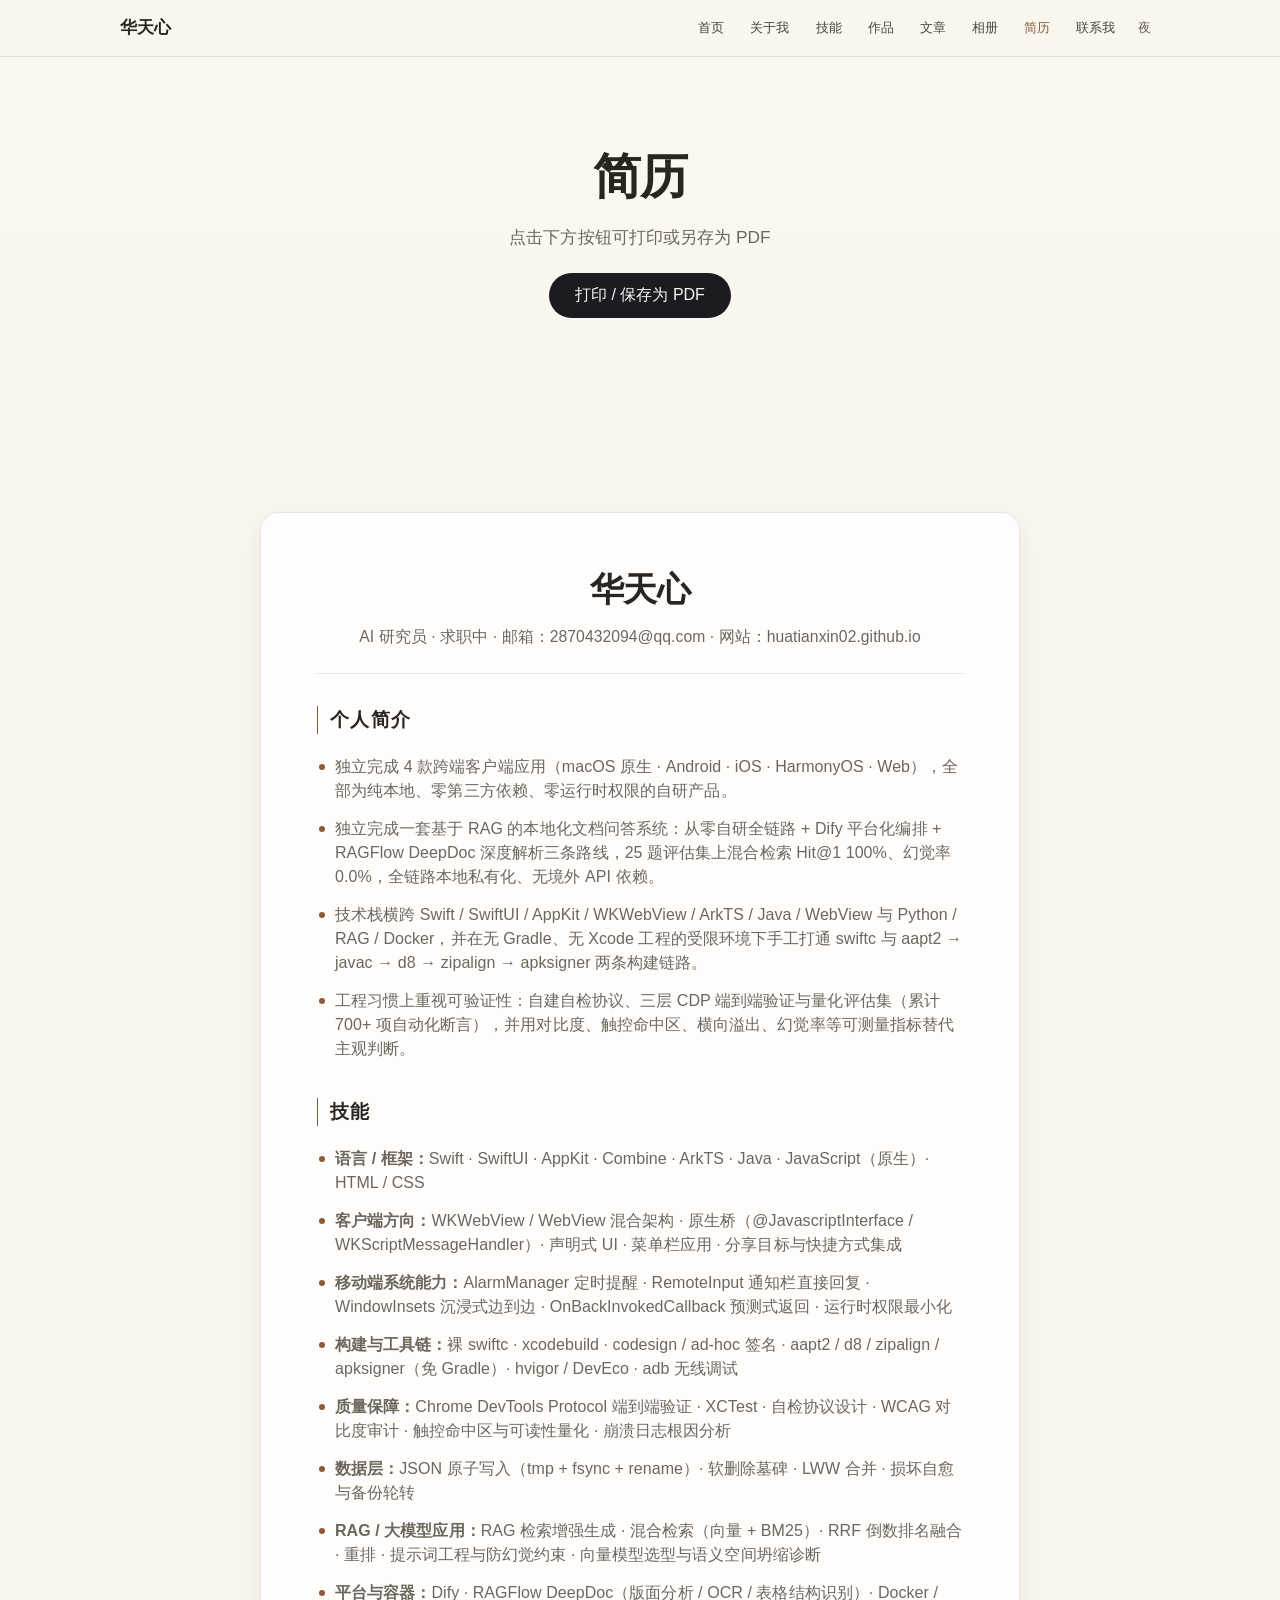
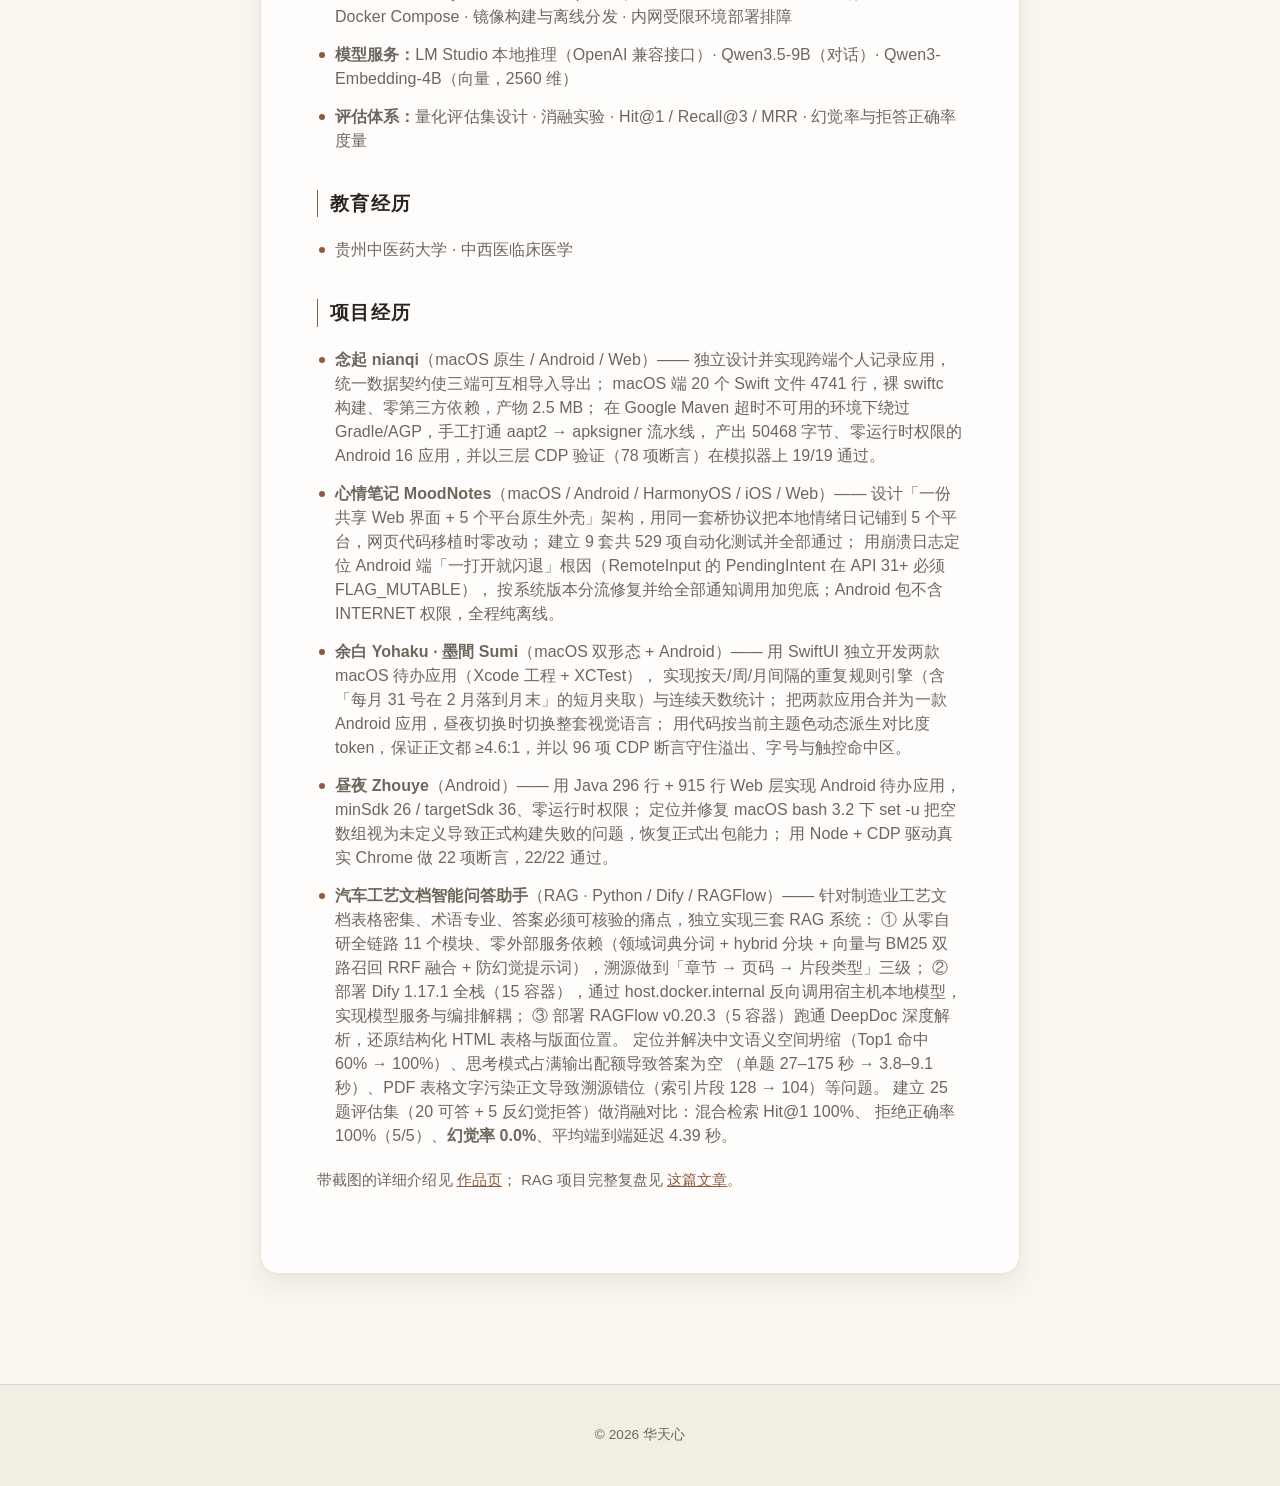
<file: resume.html>
<!DOCTYPE html>
<html lang="zh-CN">
<head>
  <meta charset="UTF-8" />
  <meta name="viewport" content="width=device-width, initial-scale=1.0" />
  <title>简历 | 华天心的个人主页</title>
  <meta name="description" content="华天心的个人简历：AI 研究与客户端开发方向，含技能、教育经历与五个独立完成的项目经历。" />

  <!-- 浏览器标签页 / 收藏夹 / iOS 桌面图标（复用了头像那个文件） -->
  <link rel="icon" type="image/svg+xml" href="images/avatar.svg" />
  <link rel="apple-touch-icon" href="images/apple-touch-icon.png" />
  <!-- 手机浏览器地址栏配色，跟着昼夜走 -->
  <meta name="theme-color" content="#f9f6ef" media="(prefers-color-scheme: light)" />
  <meta name="theme-color" content="#0e0e11" media="(prefers-color-scheme: dark)" />

  <!-- 分享到微信 / 钉钉 / 社交平台时显示的卡片 -->
  <meta property="og:type" content="website" />
  <meta property="og:site_name" content="华天心的个人主页" />
  <meta property="og:title" content="简历 | 华天心" />
  <meta property="og:description" content="AI 研究与客户端开发方向，含技能、教育经历与五个独立完成的项目经历。" />
  <meta property="og:url" content="https://huatianxin02.github.io/resume.html" />
  <meta property="og:image" content="https://huatianxin02.github.io/images/og-cover.png" />
  <meta property="og:image:width" content="1200" />
  <meta property="og:image:height" content="630" />
  <meta name="twitter:card" content="summary_large_image" />
  <link rel="canonical" href="https://huatianxin02.github.io/resume.html" />

  <link rel="stylesheet" href="assets/css/style.css" />
</head>
<body>

  <a class="skip-link" href="#main">跳到正文</a>

  <!-- 导航栏（和首页一致） -->
  <header class="navbar">
    <div class="container nav-inner">
      <a class="logo" href="index.html">华天心</a>
      <nav class="nav-links">
        <a href="index.html">首页</a>
        <a href="index.html#about">关于我</a>
        <a href="index.html#skills">技能</a>
        <a href="projects.html">作品</a>
        <a href="blog.html">文章</a>
        <a href="gallery.html">相册</a>
        <a href="resume.html" aria-current="page">简历</a>
        <a href="index.html#contact">联系我</a>
      </nav>
      <div class="nav-right">
        <button class="theme-toggle" aria-label="切换深色模式">夜</button>
        <button class="nav-toggle" aria-label="打开菜单" aria-expanded="false">☰</button>
      </div>
    </div>
  </header>

  <!-- 页面标题 + 打印按钮 -->
  <section class="page-hero scenic-hero no-print" id="main">
    <div class="scenery" aria-hidden="true">
      <span class="scenery__layer scenery__layer--sakura"></span>
      <span class="scenery__layer scenery__layer--bamboo"></span>
      <span class="scenery__layer scenery__layer--landscape"></span>
    </div>
    <div class="container">
      <h1>简历</h1>
      <p>点击下方按钮可打印或另存为 PDF</p>
      <div class="resume-actions" style="margin-top: 22px;">
        <button id="printBtn" class="btn btn-primary">打印 / 保存为 PDF</button>
      </div>
    </div>
  </section>

  <!-- 简历内容（打印时只保留这一块） -->
  <section class="section">
    <div class="container">
      <div class="resume-card">

        <!-- 头部：名字 + 基本信息，改这里 -->
        <div class="resume-head">
          <h2>华天心</h2>
          <p>AI 研究员 · 求职中 · 邮箱：2870432094@qq.com · 网站：huatianxin02.github.io</p>
        </div>

        <!-- 个人简介，可修改 -->
        <div class="resume-section">
          <h2>个人简介</h2>
          <ul>
            <li>独立完成 4 款跨端客户端应用（macOS 原生 · Android · iOS · HarmonyOS · Web），全部为纯本地、零第三方依赖、零运行时权限的自研产品。</li>
            <li>独立完成一套基于 RAG 的本地化文档问答系统：从零自研全链路 + Dify 平台化编排 + RAGFlow DeepDoc 深度解析三条路线，25 题评估集上混合检索 Hit@1 100%、幻觉率 0.0%，全链路本地私有化、无境外 API 依赖。</li>
            <li>技术栈横跨 Swift / SwiftUI / AppKit / WKWebView / ArkTS / Java / WebView 与 Python / RAG / Docker，并在无 Gradle、无 Xcode 工程的受限环境下手工打通 swiftc 与 aapt2 → javac → d8 → zipalign → apksigner 两条构建链路。</li>
            <li>工程习惯上重视可验证性：自建自检协议、三层 CDP 端到端验证与量化评估集（累计 700+ 项自动化断言），并用对比度、触控命中区、横向溢出、幻觉率等可测量指标替代主观判断。</li>
          </ul>
        </div>

        <!-- 技能，可修改 -->
        <div class="resume-section">
          <h2>技能</h2>
          <ul>
            <li><strong>语言 / 框架：</strong>Swift · SwiftUI · AppKit · Combine · ArkTS · Java · JavaScript（原生）· HTML / CSS</li>
            <li><strong>客户端方向：</strong>WKWebView / WebView 混合架构 · 原生桥（@JavascriptInterface / WKScriptMessageHandler）· 声明式 UI · 菜单栏应用 · 分享目标与快捷方式集成</li>
            <li><strong>移动端系统能力：</strong>AlarmManager 定时提醒 · RemoteInput 通知栏直接回复 · WindowInsets 沉浸式边到边 · OnBackInvokedCallback 预测式返回 · 运行时权限最小化</li>
            <li><strong>构建与工具链：</strong>裸 swiftc · xcodebuild · codesign / ad-hoc 签名 · aapt2 / d8 / zipalign / apksigner（免 Gradle）· hvigor / DevEco · adb 无线调试</li>
            <li><strong>质量保障：</strong>Chrome DevTools Protocol 端到端验证 · XCTest · 自检协议设计 · WCAG 对比度审计 · 触控命中区与可读性量化 · 崩溃日志根因分析</li>
            <li><strong>数据层：</strong>JSON 原子写入（tmp + fsync + rename）· 软删除墓碑 · LWW 合并 · 损坏自愈与备份轮转</li>
            <li><strong>RAG / 大模型应用：</strong>RAG 检索增强生成 · 混合检索（向量 + BM25）· RRF 倒数排名融合 · 重排 · 提示词工程与防幻觉约束 · 向量模型选型与语义空间坍缩诊断</li>
            <li><strong>平台与容器：</strong>Dify · RAGFlow DeepDoc（版面分析 / OCR / 表格结构识别）· Docker / Docker Compose · 镜像构建与离线分发 · 内网受限环境部署排障</li>
            <li><strong>模型服务：</strong>LM Studio 本地推理（OpenAI 兼容接口）· Qwen3.5-9B（对话）· Qwen3-Embedding-4B（向量，2560 维）</li>
            <li><strong>评估体系：</strong>量化评估集设计 · 消融实验 · Hit@1 / Recall@3 / MRR · 幻觉率与拒答正确率度量</li>
          </ul>
        </div>

        <!-- 教育经历，可修改 -->
        <div class="resume-section">
          <h2>教育经历</h2>
          <ul>
            <li>贵州中医药大学 · 中西医临床医学</li>
          </ul>
        </div>

        <!-- 项目经历 -->
        <div class="resume-section">
          <h2>项目经历</h2>
          <ul>
            <li>
              <strong>念起 nianqi</strong>（macOS 原生 / Android / Web）——
              独立设计并实现跨端个人记录应用，统一数据契约使三端可互相导入导出；
              macOS 端 20 个 Swift 文件 4741 行，裸 swiftc 构建、零第三方依赖，产物 2.5 MB；
              在 Google Maven 超时不可用的环境下绕过 Gradle/AGP，手工打通 aapt2 → apksigner 流水线，
              产出 50468 字节、零运行时权限的 Android 16 应用，并以三层 CDP 验证（78 项断言）在模拟器上 19/19 通过。
            </li>
            <li>
              <strong>心情笔记 MoodNotes</strong>（macOS / Android / HarmonyOS / iOS / Web）——
              设计「一份共享 Web 界面 + 5 个平台原生外壳」架构，用同一套桥协议把本地情绪日记铺到 5 个平台，网页代码移植时零改动；
              建立 9 套共 529 项自动化测试并全部通过；
              用崩溃日志定位 Android 端「一打开就闪退」根因（RemoteInput 的 PendingIntent 在 API 31+ 必须 FLAG_MUTABLE），
              按系统版本分流修复并给全部通知调用加兜底；Android 包不含 INTERNET 权限，全程纯离线。
            </li>
            <li>
              <strong>余白 Yohaku · 墨間 Sumi</strong>（macOS 双形态 + Android）——
              用 SwiftUI 独立开发两款 macOS 待办应用（Xcode 工程 + XCTest），
              实现按天/周/月间隔的重复规则引擎（含「每月 31 号在 2 月落到月末」的短月夹取）与连续天数统计；
              把两款应用合并为一款 Android 应用，昼夜切换时切换整套视觉语言；
              用代码按当前主题色动态派生对比度 token，保证正文都 ≥4.6:1，并以 96 项 CDP 断言守住溢出、字号与触控命中区。
            </li>
            <li>
              <strong>昼夜 Zhouye</strong>（Android）——
              用 Java 296 行 + 915 行 Web 层实现 Android 待办应用，minSdk 26 / targetSdk 36、零运行时权限；
              定位并修复 macOS bash 3.2 下 set -u 把空数组视为未定义导致正式构建失败的问题，恢复正式出包能力；
              用 Node + CDP 驱动真实 Chrome 做 22 项断言，22/22 通过。
            </li>
            <li>
              <strong>汽车工艺文档智能问答助手</strong>（RAG · Python / Dify / RAGFlow）——
              针对制造业工艺文档表格密集、术语专业、答案必须可核验的痛点，独立实现三套 RAG 系统：
              ① 从零自研全链路 11 个模块、零外部服务依赖（领域词典分词 + hybrid 分块 + 向量与 BM25 双路召回
              RRF 融合 + 防幻觉提示词），溯源做到「章节 → 页码 → 片段类型」三级；
              ② 部署 Dify 1.17.1 全栈（15 容器），通过 host.docker.internal 反向调用宿主机本地模型，实现模型服务与编排解耦；
              ③ 部署 RAGFlow v0.20.3（5 容器）跑通 DeepDoc 深度解析，还原结构化 HTML 表格与版面位置。
              定位并解决中文语义空间坍缩（Top1 命中 60% → 100%）、思考模式占满输出配额导致答案为空
              （单题 27–175 秒 → 3.8–9.1 秒）、PDF 表格文字污染正文导致溯源错位（索引片段 128 → 104）等问题。
              建立 25 题评估集（20 可答 + 5 反幻觉拒答）做消融对比：混合检索 Hit@1 100%、
              拒绝正确率 100%（5/5）、<strong>幻觉率 0.0%</strong>、平均端到端延迟 4.39 秒。
            </li>
          </ul>
          <p style="margin-top: 14px; color: var(--text-muted); font-size: 0.92rem;">
            带截图的详细介绍见 <a href="projects.html" style="color: var(--primary);">作品页</a>；
            RAG 项目完整复盘见 <a href="blog-rag.html" style="color: var(--primary);">这篇文章</a>。
          </p>
        </div>

      </div>
    </div>
  </section>

  <footer class="footer">
    <div class="container">
      <p>© 2026 华天心</p>
    </div>
  </footer>

  <button id="backToTop" aria-label="返回顶部">↑</button>

  <script src="assets/js/main.js"></script>
  <script>
    // 打印按钮：点击后弹出打印窗口，可“另存为 PDF”
    document.getElementById("printBtn").addEventListener("click", function () {
      window.print();
    });
  </script>
</body>
</html>
</file>
<file: assets/css/style.css>
/* =====================================================
   华天心的作品集网站 - 样式（昼夜风格）
   -----------------------------------------------------
   · 设计语言取自「昼夜 / 余白 / 墨間」：
     日间是暖纸面，夜间是蓝调炭黑；不用纯黑，也不用纯白。
     日间靠投影表达卡片边界，夜间改用 1px 细线。
     标题靠字重与字距表现安静，不用装饰。
   · 想换主题色：改 :root 里的 --accent
   · 夜间颜色：改 body.dark 里的变量
   ===================================================== */

:root {
  /* 让滚动条和原生控件跟随昼夜 —— 不加这行，夜间滚动条会是浅色的。
     真正的切换在 body.dark 和 main.js 里（这个站的主题靠 class 切换，不靠系统设置）。 */
  color-scheme: light;

  /* 主题色（陶土，取自昼夜日间主题） */
  --accent: #8c5a3c;
  --accent-hover: #7a4b31;
  --primary: #8c5a3c;
  --primary-hover: #7a4b31;

  /* 墨色与文字 */
  --ink: #1b1b21;
  --text: #2a2521;
  --text-muted: #6e665c;

  /* 纸面（不用纯白） */
  --bg: #f9f6ef;
  --bg-alt: #f3eee4;
  --card-bg: rgba(255, 255, 255, 0.72);
  --border: rgba(27, 27, 33, 0.1);

  /* 导航栏 */
  --nav-bg: rgba(249, 246, 239, 0.82);

  /* 渐变（极淡的纸面过渡） */
  --hero-grad: linear-gradient(180deg, #fbf8f2 0%, #f9f6ef 100%);
  --title-grad: none;

  /* 底部 */
  --footer-bg: #f3eee4;
  --footer-text: #6e665c;

  /* 圆角：日间 18，夜间 14 */
  --radius-lg: 18px;
  --radius: 14px;
  --radius-pill: 999px;

  /* 阴影：只留一层极淡的投影（暗色下不用） */
  --shadow: 0 1px 2px rgba(43, 36, 28, 0.04), 0 10px 24px rgba(43, 36, 28, 0.07);
  --shadow-hover: 0 2px 4px rgba(43, 36, 28, 0.05), 0 16px 34px rgba(43, 36, 28, 0.1);

  /* 按钮：压暗的墨底 */
  --btn-bg: #1b1b21;
  --btn-text: #f9f6ef;
  --btn-hover: #2c2c34;

  /* 标题：白天 600 / 负字距 */
  --heading-weight: 600;
  --heading-tracking: -0.022em;

  --ease: cubic-bezier(0.22, 0.61, 0.36, 1);
}

/* ---------- 夜间（点右上角「夜」切换）：蓝调炭黑 + 1px 细线 ---------- */
body.dark {
  /* 夜间：滚动条和原生控件也跟着变深 */
  color-scheme: dark;

  /* 夜间主题色（藤） */
  --accent: #a292c4;
  --accent-hover: #b4a6d2;
  --primary: #a292c4;
  --primary-hover: #b4a6d2;

  --ink: #e9e5db;
  --text: #e9e5db;
  --text-muted: #9a958c;

  /* 蓝调炭黑，刻意不用纯黑 */
  --bg: #0e0e11;
  --bg-alt: #131317;
  --card-bg: #131317;
  --border: #26262c;

  --nav-bg: rgba(14, 14, 17, 0.82);

  --hero-grad: linear-gradient(180deg, #121216 0%, #0e0e11 100%);
  --title-grad: none;

  --footer-bg: #131317;
  --footer-text: #9a958c;

  /* 圆角收窄一档 */
  --radius-lg: 14px;
  --radius: 12px;

  /* 暗色下不用投影 —— 卡片边界改由 1px 细线表达 */
  --shadow: none;
  --shadow-hover: none;

  /* 按钮反相：纸色底 + 墨色字 */
  --btn-bg: #e9e5db;
  --btn-text: #0e0e11;
  --btn-hover: #f5f2ea;

  /* 标题：夜里 300 / 宽字距 */
  --heading-weight: 300;
  --heading-tracking: 0.075em;
}

* {
  box-sizing: border-box;
  margin: 0;
  padding: 0;
}

html {
  scroll-behavior: smooth;
  -webkit-text-size-adjust: 100%;
}

body {
  /* 苹果字体栈：优先 SF Pro / 苹方 */
  font-family: -apple-system, BlinkMacSystemFont, "SF Pro Text", "SF Pro Display",
    "Helvetica Neue", "PingFang SC", "Hiragino Sans GB", "Microsoft YaHei", sans-serif;
  color: var(--text);
  background: var(--bg);
  line-height: 1.5;
  letter-spacing: 0.004em;
  -webkit-font-smoothing: antialiased;
  -moz-osx-font-smoothing: grayscale;
  transition: background 0.4s var(--ease), color 0.4s var(--ease);
  overflow-x: hidden;
}

.container {
  width: 88%;
  max-width: 1040px;
  margin: 0 auto;
}

/* 锚点跳转时留出导航高度
   （项目案例的锚点挂在 <article> 上，所以 section 和 article 都要写，
   只写 section[id] 的话点「查看详情」跳过去标题会被导航压住） */
section[id],
article[id] {
  scroll-margin-top: 70px;
}

/* ---------- 导航栏：毛玻璃 + 细体 ---------- */
.navbar {
  position: sticky;
  top: 0;
  z-index: 100;
  background: var(--nav-bg);
  -webkit-backdrop-filter: saturate(180%) blur(20px);
  backdrop-filter: saturate(180%) blur(20px);
  border-bottom: 1px solid var(--border);
}

.nav-inner {
  display: flex;
  align-items: center;
  justify-content: space-between;
  height: 56px;
  gap: 16px;
}

.logo {
  font-size: 1.05rem;
  font-weight: 600;
  letter-spacing: -0.01em;
  color: var(--text);
  text-decoration: none;
  white-space: nowrap;
  transition: opacity 0.25s;
}

.logo:hover {
  opacity: 0.7;
}

.nav-links {
  display: flex;
  gap: 26px;
  margin-left: auto;
}

.nav-links a {
  color: var(--text);
  text-decoration: none;
  font-size: 0.82rem;
  font-weight: 400;
  opacity: 0.85;
  transition: opacity 0.25s, color 0.25s;
  white-space: nowrap;
}

.nav-links a:hover {
  opacity: 1;
  color: var(--primary);
}

.nav-right {
  display: flex;
  align-items: center;
  gap: 6px;
}

.theme-toggle {
  background: none;
  border: none;
  font-size: 1.05rem;
  cursor: pointer;
  padding: 4px 6px;
  border-radius: 50%;
  line-height: 1;
  transition: transform 0.35s var(--ease);
}

.theme-toggle:hover {
  transform: rotate(25deg) scale(1.12);
}

.nav-toggle {
  display: none;
  background: none;
  border: none;
  font-size: 1.25rem;
  cursor: pointer;
  color: var(--text);
  padding: 4px 6px;
}

/* ---------- 首页 Hero：超大标题 + 渐变 ---------- */
.hero {
  padding: 110px 0 96px;
  text-align: center;
  background: var(--hero-grad);
}

.avatar {
  width: 148px;
  height: 148px;
  margin: 0 auto 28px;
  border-radius: 50%;
  overflow: hidden;
  border: 4px solid var(--card-bg);
  box-shadow: var(--shadow);
  transition: transform 0.5s var(--ease), box-shadow 0.5s var(--ease);
}

.avatar:hover {
  transform: scale(1.04);
  box-shadow: var(--shadow-hover);
}

.avatar img {
  width: 100%;
  height: 100%;
  object-fit: cover;
  /* 竖版照片取上方区域，避免裁掉人脸 */
  object-position: center 20%;
}

/* 标题上方的小标签 */
.hero-eyebrow {
  display: inline-block;
  font-size: 0.8rem;
  font-weight: 600;
  letter-spacing: 0.06em;
  color: var(--primary);
  margin-bottom: 14px;
}

.hero-title {
  font-size: clamp(2.3rem, 6vw, 4rem);
  font-weight: 700;
  letter-spacing: -0.021em;
  line-height: 1.08;
  margin-bottom: 14px;
  background: var(--title-grad);
  -webkit-background-clip: text;
  background-clip: text;
  -webkit-text-fill-color: transparent;
}

.hero-subtitle {
  font-size: clamp(1.05rem, 2vw, 1.35rem);
  color: var(--text-muted);
  font-weight: 400;
  margin-bottom: 20px;
}

.hero-desc {
  color: var(--text-muted);
  max-width: 540px;
  margin: 0 auto 34px;
  font-size: 1.05rem;
}

.hero-buttons {
  display: flex;
  gap: 16px;
  justify-content: center;
  flex-wrap: wrap;
}

/* ---------- 按钮：苹果药丸形 ---------- */
.btn {
  display: inline-block;
  padding: 12px 26px;
  border-radius: var(--radius-pill);
  font-size: 1rem;
  font-weight: 500;
  text-decoration: none;
  border: none;
  cursor: pointer;
  transition: background 0.3s var(--ease), transform 0.3s var(--ease),
    box-shadow 0.3s var(--ease), color 0.3s var(--ease);
}

.btn-primary {
  background: var(--primary);
  color: #fff;
}

.btn-primary:hover {
  background: var(--primary-hover);
  transform: translateY(-2px);
  box-shadow: 0 8px 22px rgba(0, 113, 227, 0.32);
}

.btn-outline {
  background: transparent;
  color: var(--primary);
  box-shadow: inset 0 0 0 1.5px var(--primary);
}

.btn-outline:hover {
  background: var(--primary);
  color: #fff;
  transform: translateY(-2px);
}

/* ---------- 区块 ---------- */
.section {
  padding: 110px 0;
}

.section-alt {
  background: var(--bg-alt);
}

.section-title {
  font-size: clamp(1.8rem, 3.6vw, 2.75rem);
  font-weight: 700;
  letter-spacing: -0.018em;
  text-align: center;
  margin-bottom: 12px;
}

.section-subtitle {
  text-align: center;
  color: var(--text-muted);
  font-size: 1.08rem;
  margin-bottom: 56px;
}

/* ---------- 子页面顶部 ---------- */
.page-hero {
  padding: 84px 0 56px;
  text-align: center;
  background: var(--hero-grad);
}

.page-hero h1 {
  font-size: clamp(1.9rem, 4.4vw, 3rem);
  font-weight: 700;
  letter-spacing: -0.02em;
}

.page-hero p {
  color: var(--text-muted);
  margin-top: 12px;
  font-size: 1.08rem;
}

/* ---------- 关于我 ---------- */
.about-content {
  max-width: 660px;
  margin: 0 auto 34px;
  color: var(--text-muted);
  font-size: 1.08rem;
  text-align: center;
}

.about-content p {
  margin-bottom: 14px;
}

.info-list {
  list-style: none;
  max-width: 780px;
  margin: 0 auto;
  display: grid;
  grid-template-columns: repeat(auto-fit, minmax(210px, 1fr));
  gap: 16px;
}

.info-list li {
  background: var(--card-bg);
  border: 1px solid var(--border);
  border-radius: var(--radius);
  padding: 20px 22px;
  font-size: 0.98rem;
  transition: transform 0.4s var(--ease), box-shadow 0.4s var(--ease);
}

.info-list li:hover {
  transform: translateY(-4px);
  box-shadow: var(--shadow-hover);
}

/* ---------- 技能卡片 ---------- */
.skills-grid {
  display: grid;
  grid-template-columns: repeat(auto-fit, minmax(220px, 1fr));
  gap: 20px;
}

.skill-card {
  background: var(--card-bg);
  border: 1px solid var(--border);
  border-radius: var(--radius-lg);
  padding: 34px 26px;
  text-align: center;
  transition: transform 0.45s var(--ease), box-shadow 0.45s var(--ease);
}

.skill-card:hover {
  transform: translateY(-6px);
  box-shadow: var(--shadow-hover);
}

.skill-card h3 {
  color: var(--text);
  margin-bottom: 10px;
  font-size: 1.16rem;
  font-weight: 600;
  letter-spacing: -0.01em;
}

.skill-card p {
  color: var(--text-muted);
  font-size: 0.95rem;
}

/* ---------- 作品卡片 ---------- */
.projects-grid {
  display: grid;
  grid-template-columns: repeat(auto-fit, minmax(280px, 1fr));
  gap: 24px;
}

.project-card {
  background: var(--card-bg);
  border: 1px solid var(--border);
  border-radius: var(--radius-lg);
  overflow: hidden;
  transition: transform 0.45s var(--ease), box-shadow 0.45s var(--ease);
}

.project-card:hover {
  transform: translateY(-6px);
  box-shadow: var(--shadow-hover);
}

.project-card img {
  display: block;
  width: 100%;
  height: 200px;
  object-fit: cover;
  background: var(--bg-alt);
}

.project-body {
  padding: 26px 24px;
}

.project-body h3 {
  margin-bottom: 8px;
  font-size: 1.2rem;
  font-weight: 600;
  letter-spacing: -0.01em;
}

.project-body p {
  color: var(--text-muted);
  font-size: 0.95rem;
  margin-bottom: 16px;
}

.project-link {
  color: var(--primary);
  font-weight: 500;
  font-size: 0.98rem;
  text-decoration: none;
  transition: opacity 0.25s;
}

.project-link:hover {
  opacity: 0.7;
}

/* ---------- 联系区 ---------- */
.contact-links {
  display: flex;
  flex-direction: column;
  align-items: center;
  gap: 14px;
}

.contact-item {
  display: inline-block;
  padding: 15px 30px;
  background: var(--card-bg);
  border: 1px solid var(--border);
  border-radius: var(--radius-pill);
  color: var(--text);
  text-decoration: none;
  font-size: 1rem;
  transition: transform 0.4s var(--ease), box-shadow 0.4s var(--ease),
    color 0.3s var(--ease);
}

.contact-item:hover {
  transform: translateY(-3px);
  box-shadow: var(--shadow-hover);
  color: var(--primary);
}

/* ---------- 文章页 ---------- */
.post-list {
  max-width: 720px;
  margin: 0 auto;
  display: flex;
  flex-direction: column;
  gap: 20px;
}

.post-card {
  background: var(--card-bg);
  border: 1px solid var(--border);
  border-radius: var(--radius-lg);
  padding: 30px 32px;
  transition: transform 0.45s var(--ease), box-shadow 0.45s var(--ease);
}

.post-card:hover {
  transform: translateY(-5px);
  box-shadow: var(--shadow-hover);
}

.post-card h2 {
  font-size: 1.3rem;
  font-weight: 600;
  letter-spacing: -0.012em;
  margin-bottom: 8px;
}

.post-card .post-date {
  color: var(--primary);
  font-size: 0.85rem;
  font-weight: 500;
  margin-bottom: 12px;
  display: block;
}

.post-card p {
  color: var(--text-muted);
  font-size: 1rem;
  margin-bottom: 14px;
}

.post-card a {
  color: var(--primary);
  font-weight: 500;
  text-decoration: none;
}

.post-card a:hover {
  opacity: 0.7;
}

/* ---------- 相册页 ---------- */
.gallery-grid {
  display: grid;
  grid-template-columns: repeat(auto-fill, minmax(250px, 1fr));
  gap: 18px;
}

.gallery-item {
  position: relative;
  border-radius: var(--radius-lg);
  overflow: hidden;
  cursor: pointer;
  transition: transform 0.5s var(--ease), box-shadow 0.5s var(--ease);
}

.gallery-item:hover {
  transform: scale(1.025);
  box-shadow: var(--shadow-hover);
}

.gallery-item img {
  display: block;
  width: 100%;
  height: 230px;
  object-fit: cover;
}

.gallery-item .gallery-caption {
  position: absolute;
  left: 0;
  right: 0;
  bottom: 0;
  padding: 34px 16px 14px;
  background: linear-gradient(transparent, rgba(0, 0, 0, 0.68));
  color: #fff;
  font-size: 0.9rem;
  text-align: center;
  opacity: 0;
  transition: opacity 0.35s var(--ease);
}

.gallery-item:hover .gallery-caption {
  opacity: 1;
}

/* ---------- 简历页 ---------- */
.resume-actions {
  text-align: center;
  margin-bottom: 28px;
}

.resume-card {
  max-width: 760px;
  margin: 0 auto;
  background: var(--card-bg);
  border: 1px solid var(--border);
  border-radius: var(--radius-lg);
  padding: 52px 56px;
  box-shadow: var(--shadow);
}

.resume-head {
  text-align: center;
  padding-bottom: 24px;
  margin-bottom: 32px;
  border-bottom: 1px solid var(--border);
}

.resume-head h2 {
  font-size: 2.1rem;
  font-weight: 700;
  letter-spacing: -0.02em;
  margin-bottom: 10px;
}

.resume-head p {
  color: var(--text-muted);
  font-size: 0.98rem;
}

.resume-section {
  margin-bottom: 30px;
}

.resume-section h2 {
  font-size: 1.16rem;
  font-weight: 600;
  letter-spacing: -0.01em;
  color: var(--text);
  margin-bottom: 14px;
  padding-left: 12px;
  border-left: 3px solid var(--primary);
}

.resume-section ul {
  list-style: none;
}

.resume-section li {
  padding: 7px 0 7px 18px;
  position: relative;
  color: var(--text-muted);
}

.resume-section li::before {
  content: "";
  position: absolute;
  left: 2px;
  top: 16px;
  width: 6px;
  height: 6px;
  border-radius: 50%;
  background: var(--primary);
}

.resume-row {
  display: flex;
  justify-content: space-between;
  gap: 20px;
  flex-wrap: wrap;
}

/* 打印时只保留简历内容 */
@media print {
  .navbar,
  .footer,
  .theme-toggle,
  #backToTop,
  .resume-actions,
  .no-print {
    display: none !important;
  }

  body {
    background: #fff !important;
    color: #000 !important;
  }

  .resume-card {
    box-shadow: none;
    border: none;
    max-width: 100%;
    padding: 0;
  }

  /* 关键：滚动淡入动画平时是 opacity:0，靠 JS 的观察器加 .is-visible 才显形。
     打印时浏览器重新排版、观察器不触发，内容就一直停在透明状态 —— 打出来是白纸。
     这里强制显形。（简历页曾经打印出 3 页空白，就是缺了这一段） */
  .reveal {
    opacity: 1 !important;
    transform: none !important;
  }
}

/* ---------- 返回顶部 ---------- */
#backToTop {
  position: fixed;
  right: 24px;
  bottom: 24px;
  width: 46px;
  height: 46px;
  border-radius: 50%;
  border: none;
  background: var(--primary);
  color: #fff;
  font-size: 1.25rem;
  cursor: pointer;
  box-shadow: var(--shadow);
  opacity: 0;
  visibility: hidden;
  transform: translateY(14px);
  transition: opacity 0.4s var(--ease), transform 0.4s var(--ease),
    visibility 0.4s, background 0.3s;
  z-index: 999;
}

#backToTop.show {
  opacity: 1;
  visibility: visible;
  transform: translateY(0);
}

#backToTop:hover {
  background: var(--primary-hover);
  transform: translateY(-3px);
}

/* ---------- 底部（苹果式浅灰细字） ---------- */
.footer {
  padding: 40px 0;
  background: var(--footer-bg);
  color: var(--footer-text);
  text-align: center;
  font-size: 0.85rem;
  border-top: 1px solid var(--border);
}

/* ---------- 滚动淡入动效（由 main.js 触发） ---------- */
.reveal {
  opacity: 0;
  transform: translateY(26px);
  transition: opacity 0.9s var(--ease), transform 0.9s var(--ease);
  will-change: opacity, transform;
}

.reveal.is-visible {
  opacity: 1;
  transform: none;
}

/* 尊重系统「减弱动态效果」设置 */
@media (prefers-reduced-motion: reduce) {
  html {
    scroll-behavior: auto;
  }

  .reveal {
    opacity: 1;
    transform: none;
    transition: none;
  }

  * {
    animation: none !important;
  }
}

/* ---------- 响应式：平板 / 手机 ---------- */
@media (max-width: 900px) {
  .nav-toggle {
    display: block;
  }

  .nav-links {
    position: absolute;
    top: 56px;
    left: 0;
    right: 0;
    flex-direction: column;
    gap: 0;
    margin-left: 0;
    background: var(--card-bg);
    border-bottom: 1px solid var(--border);
    display: none;
    box-shadow: var(--shadow-hover);
  }

  .nav-links.open {
    display: flex;
  }

  .nav-links a {
    padding: 16px 24px;
    font-size: 0.95rem;
    opacity: 1;
    border-bottom: 1px solid var(--border);
  }

  .nav-links a:last-child {
    border-bottom: none;
  }
}

@media (max-width: 760px) {
  .hero {
    padding: 72px 0 64px;
  }

  .avatar {
    width: 120px;
    height: 120px;
  }

  .section {
    padding: 72px 0;
  }

  .section-subtitle {
    margin-bottom: 40px;
  }

  .resume-card {
    padding: 32px 22px;
  }

  .resume-head h2 {
    font-size: 1.7rem;
  }

  #backToTop {
    right: 16px;
    bottom: 16px;
  }
}

/* =====================================================
   作品详情页（projects.html）· 苹果式案例展示
   ===================================================== */
.project-case {
  max-width: 980px;
  margin: 0 auto 120px;
}

.project-case:last-child {
  margin-bottom: 0;
}

/* 项目之间用一条细线分隔 */
.project-case + .project-case {
  border-top: 1px solid var(--border);
  padding-top: 100px;
}

.case-head {
  text-align: center;
  margin-bottom: 20px;
}

.case-index {
  display: inline-block;
  font-size: 0.78rem;
  font-weight: 600;
  letter-spacing: 0.14em;
  color: var(--primary);
}

.case-head h2 {
  font-size: clamp(1.7rem, 3.4vw, 2.5rem);
  font-weight: 700;
  letter-spacing: -0.02em;
  margin: 8px 0 12px;
}

.case-tagline {
  color: var(--text-muted);
  font-size: 1.08rem;
}

/* 技术标签 */
.case-tags {
  display: flex;
  flex-wrap: wrap;
  gap: 8px;
  justify-content: center;
  margin: 24px 0 30px;
}

.case-tags span {
  font-size: 0.78rem;
  color: var(--text-muted);
  background: var(--bg-alt);
  border: 1px solid var(--border);
  padding: 6px 14px;
  border-radius: var(--radius-pill);
  white-space: nowrap;
}

/* 一句话定位 */
.case-lead {
  max-width: 720px;
  margin: 0 auto 36px;
  text-align: center;
  color: var(--text-muted);
  font-size: 1.06rem;
}

/* 核心工作要点 */
.case-points {
  list-style: none;
  max-width: 820px;
  margin: 0 auto 40px;
}

.case-points li {
  position: relative;
  padding: 11px 0 11px 28px;
  color: var(--text-muted);
  font-size: 0.99rem;
}

.case-points li::before {
  content: "";
  position: absolute;
  left: 6px;
  top: 21px;
  width: 7px;
  height: 7px;
  border-radius: 50%;
  background: var(--primary);
}

.case-points strong {
  color: var(--text);
  font-weight: 600;
}

.case-points code {
  font-family: "SF Mono", ui-monospace, Menlo, Consolas, monospace;
  font-size: 0.88em;
  background: var(--bg-alt);
  border: 1px solid var(--border);
  border-radius: 6px;
  padding: 1px 6px;
  color: var(--text);
}

/* 量化数据 */
.case-stats {
  display: grid;
  grid-template-columns: repeat(auto-fit, minmax(150px, 1fr));
  gap: 14px;
  max-width: 820px;
  margin: 0 auto 44px;
}

.case-stats div {
  background: var(--card-bg);
  border: 1px solid var(--border);
  border-radius: var(--radius);
  padding: 20px 14px;
  text-align: center;
  transition: transform 0.4s var(--ease), box-shadow 0.4s var(--ease);
}

.case-stats div:hover {
  transform: translateY(-4px);
  box-shadow: var(--shadow-hover);
}

.case-stats b {
  display: block;
  font-size: 1.12rem;
  font-weight: 600;
  color: var(--primary);
  margin-bottom: 4px;
  letter-spacing: -0.01em;
}

.case-stats small {
  color: var(--text-muted);
  font-size: 0.8rem;
}

/* 项目截图区（图片占位/替换都在这里） */
.case-gallery {
  display: grid;
  grid-template-columns: repeat(auto-fit, minmax(260px, 1fr));
  gap: 18px;
}

.case-gallery figure {
  margin: 0;
  background: var(--card-bg);
  border: 1px solid var(--border);
  border-radius: var(--radius-lg);
  overflow: hidden;
  transition: transform 0.45s var(--ease), box-shadow 0.45s var(--ease);
}

.case-gallery figure:hover {
  transform: translateY(-5px);
  box-shadow: var(--shadow-hover);
}

.case-gallery img {
  display: block;
  width: 100%;
  height: 235px;
  object-fit: cover;
  background: var(--bg-alt);
}

.case-gallery figcaption {
  padding: 13px 16px;
  font-size: 0.85rem;
  color: var(--text-muted);
  text-align: center;
  border-top: 1px solid var(--border);
}

/* 作品卡片上的“查看详情”整卡可点 */
.project-card {
  display: flex;
  flex-direction: column;
}

.project-body {
  display: flex;
  flex-direction: column;
  flex: 1;
}

.project-body .project-link {
  margin-top: auto;
}

@media (max-width: 760px) {
  .project-case {
    margin-bottom: 80px;
  }

  .project-case + .project-case {
    padding-top: 72px;
  }

  .case-points li {
    font-size: 0.95rem;
  }

  .case-gallery img {
    height: 200px;
  }
}

/* =====================================================
   设计理念（projects.html）
   ===================================================== */

/* 每个项目里的「设计理念」小卡片 */
.case-philosophy {
  max-width: 820px;
  margin: 0 auto 44px;
  background: var(--bg-alt);
  border: 1px solid var(--border);
  border-radius: var(--radius-lg);
  padding: 30px 34px;
}

.case-philosophy h3 {
  font-size: 0.8rem;
  font-weight: 600;
  letter-spacing: 0.14em;
  color: var(--primary);
  margin-bottom: 16px;
}

.case-philosophy ul {
  list-style: none;
}

.case-philosophy li {
  position: relative;
  padding: 9px 0 9px 22px;
  color: var(--text-muted);
  font-size: 0.97rem;
}

.case-philosophy li::before {
  content: "";
  position: absolute;
  left: 2px;
  top: 19px;
  width: 6px;
  height: 6px;
  border-radius: 50%;
  background: var(--primary);
}

.case-philosophy strong,
.case-philosophy b {
  color: var(--text);
  font-weight: 600;
}

.case-philosophy code {
  font-family: "SF Mono", ui-monospace, Menlo, Consolas, monospace;
  font-size: 0.88em;
  background: var(--card-bg);
  border: 1px solid var(--border);
  border-radius: 6px;
  padding: 1px 6px;
  color: var(--text);
}

/* 总纲引言 */
.principle-quote {
  max-width: 720px;
  margin: 0 auto 52px;
  text-align: center;
  font-size: clamp(1.15rem, 2.4vw, 1.5rem);
  font-weight: 300;
  letter-spacing: -0.01em;
  line-height: 1.6;
  color: var(--text);
}

.principle-quote b {
  font-weight: 600;
  color: var(--primary);
}

/* 七条准则 */
.principles-grid {
  display: grid;
  grid-template-columns: repeat(auto-fit, minmax(260px, 1fr));
  gap: 18px;
  margin-bottom: 52px;
}

.principle-card {
  background: var(--card-bg);
  border: 1px solid var(--border);
  border-radius: var(--radius-lg);
  padding: 28px 26px;
  transition: transform 0.45s var(--ease), box-shadow 0.45s var(--ease);
}

.principle-card:hover {
  transform: translateY(-5px);
  box-shadow: var(--shadow-hover);
}

.principle-no {
  display: block;
  font-size: 0.75rem;
  font-weight: 600;
  letter-spacing: 0.14em;
  color: var(--primary);
  margin-bottom: 10px;
}

.principle-card h3 {
  font-size: 1.08rem;
  font-weight: 600;
  letter-spacing: -0.01em;
  margin-bottom: 8px;
  color: var(--text);
}

.principle-card p {
  color: var(--text-muted);
  font-size: 0.94rem;
}

/* 否决清单 */
.veto {
  max-width: 820px;
  margin: 0 auto;
  background: var(--card-bg);
  border: 1px solid var(--border);
  border-radius: var(--radius-lg);
  padding: 34px 38px;
}

.veto h3 {
  font-size: 1.12rem;
  font-weight: 600;
  letter-spacing: -0.01em;
  margin-bottom: 18px;
  color: var(--text);
}

.veto ul {
  list-style: none;
}

.veto li {
  position: relative;
  padding: 7px 0 7px 26px;
  color: var(--text-muted);
  font-size: 0.95rem;
}

.veto li::before {
  content: "✕";
  position: absolute;
  left: 0;
  top: 7px;
  font-size: 0.8rem;
  font-weight: 600;
  color: #ff375f;
}

@media (max-width: 760px) {
  .case-philosophy,
  .veto {
    padding: 24px 20px;
  }
}

/* =====================================================
   处理流程图（RAG 项目用，纯 CSS，无需图片）
   ===================================================== */
.pipeline {
  display: flex;
  flex-wrap: wrap;
  align-items: center;
  justify-content: center;
  gap: 6px;
  max-width: 860px;
  margin: 0 auto 44px;
}

.pipeline .step {
  background: var(--card-bg);
  border: 1px solid var(--border);
  border-radius: var(--radius-pill);
  padding: 9px 16px;
  font-size: 0.85rem;
  color: var(--text);
  white-space: nowrap;
  transition: transform 0.35s var(--ease), box-shadow 0.35s var(--ease),
    border-color 0.35s var(--ease);
}

.pipeline .step:hover {
  transform: translateY(-3px);
  border-color: var(--primary);
  box-shadow: var(--shadow);
}

.pipeline .arrow {
  color: var(--text-muted);
  font-size: 0.85rem;
  opacity: 0.6;
}

/* =====================================================
   文章页（blog-*.html）
   ===================================================== */
.article {
  max-width: 720px;
  margin: 0 auto;
}

.article-head {
  margin-bottom: 44px;
  text-align: center;
}

.article-head h1 {
  font-size: clamp(1.7rem, 4vw, 2.6rem);
  font-weight: 700;
  letter-spacing: -0.02em;
  line-height: 1.2;
  margin-bottom: 14px;
}

.article-meta {
  color: var(--text-muted);
  font-size: 0.9rem;
}

.article-summary {
  color: var(--text-muted);
  font-size: 1.06rem;
  margin-top: 18px;
  padding-top: 18px;
  border-top: 1px solid var(--border);
}

.article-body h2 {
  font-size: clamp(1.35rem, 2.8vw, 1.75rem);
  font-weight: 700;
  letter-spacing: -0.015em;
  margin: 56px 0 16px;
  padding-top: 24px;
}

.article-body h2:first-child {
  margin-top: 0;
}

.article-body h3 {
  font-size: 1.12rem;
  font-weight: 600;
  letter-spacing: -0.01em;
  margin: 34px 0 12px;
}

.article-body p {
  color: var(--text-muted);
  margin-bottom: 18px;
  font-size: 1.02rem;
  line-height: 1.75;
}

.article-body strong,
.article-body b {
  color: var(--text);
  font-weight: 600;
}

.article-body ul,
.article-body ol {
  margin: 0 0 20px 22px;
  color: var(--text-muted);
}

.article-body li {
  margin-bottom: 8px;
  line-height: 1.7;
}

.article-body blockquote {
  margin: 26px 0;
  padding: 18px 24px;
  background: var(--bg-alt);
  border-left: 3px solid var(--primary);
  border-radius: 0 var(--radius) var(--radius) 0;
  color: var(--text);
  font-size: 1.04rem;
}

.article-body blockquote p {
  margin: 0;
  color: var(--text);
}

.article-body code {
  font-family: "SF Mono", ui-monospace, Menlo, Consolas, monospace;
  font-size: 0.88em;
  background: var(--bg-alt);
  border: 1px solid var(--border);
  border-radius: 6px;
  padding: 2px 6px;
  color: var(--text);
}

.article-body pre {
  background: var(--bg-alt);
  border: 1px solid var(--border);
  border-radius: var(--radius);
  padding: 20px 22px;
  overflow-x: auto;
  margin-bottom: 22px;
  line-height: 1.6;
}

.article-body pre code {
  background: none;
  border: none;
  padding: 0;
  font-size: 0.85rem;
}

.article-body table {
  width: 100%;
  border-collapse: collapse;
  margin: 0 0 24px;
  font-size: 0.94rem;
  /* 窄屏上表格比屏幕宽。改成可横向滑动，否则整列会被裁掉 ——
     而且 body 上有 overflow-x: hidden，连滑都滑不到，内容是真的丢 */
  display: block;
  overflow-x: auto;
  -webkit-overflow-scrolling: touch;
}

/* 单元格不换行，列宽保持自然宽度，靠横向滑动查看 */
.article-body th,
.article-body td {
  white-space: nowrap;
}

.article-body th,
.article-body td {
  border: 1px solid var(--border);
  padding: 11px 14px;
  text-align: left;
  color: var(--text-muted);
}

.article-body th {
  background: var(--bg-alt);
  color: var(--text);
  font-weight: 600;
}

.article-body img {
  max-width: 100%;
  border-radius: var(--radius);
  margin: 10px 0 24px;
}

.article-back {
  margin-top: 56px;
  text-align: center;
}

/* 文章卡片：置顶推荐 */
.post-card.featured {
  border-color: var(--primary);
  box-shadow: 0 0 0 1px var(--primary), var(--shadow);
}

.post-card .post-badge {
  display: inline-block;
  font-size: 0.72rem;
  font-weight: 600;
  letter-spacing: 0.08em;
  color: #fff;
  background: var(--primary);
  border-radius: var(--radius-pill);
  padding: 3px 11px;
  margin-bottom: 12px;
}

/* =====================================================
   昼夜风格覆盖层
   -----------------------------------------------------
   日间：标题 600 / 负字距；靠投影表达卡片边界
   夜间：标题 300 / 宽字距；改由 1px 细线表达边界
   ===================================================== */

/* ---------- 标题：字重与字距随昼夜切换 ---------- */
.hero-title,
.section-title,
.page-hero h1,
.case-head h2,
.article-head h1,
.resume-head h2,
.principle-quote {
  font-weight: var(--heading-weight);
  letter-spacing: var(--heading-tracking);
}

/* 首页大标题不再用渐变，回到安静的墨色 */
.hero-title {
  background: none;
  -webkit-text-fill-color: currentColor;
  color: var(--text);
}

.section-title {
  font-weight: var(--heading-weight);
}

.case-head h2,
.skill-card h3,
.project-body h3,
.principle-card h3,
.post-card h2,
.resume-section h2 {
  letter-spacing: var(--heading-tracking);
}

/* ---------- 縦罫＋節：小标签左侧一道 1px 竖线 ---------- */
.hero-eyebrow,
.case-index,
.principle-no {
  padding-left: 10px;
  border-left: 1px solid var(--accent);
  border-radius: 0;
  background: none;
  letter-spacing: 0.16em;
  font-weight: 500;
}

.resume-section h2 {
  border-left: 1px solid var(--accent);
  font-weight: var(--heading-weight);
  letter-spacing: 0.08em;
}

.article-body blockquote {
  border-left: 1px solid var(--accent);
}

/* ---------- 按钮：墨底纸字（夜间反相） ---------- */
.btn-primary {
  background: var(--btn-bg);
  color: var(--btn-text);
  box-shadow: none;
}

.btn-primary:hover {
  background: var(--btn-hover);
  transform: translateY(-1px);
  box-shadow: var(--shadow);
}

.btn-outline {
  background: transparent;
  color: var(--text);
  box-shadow: inset 0 0 0 1px var(--ink);
}

.btn-outline:hover {
  background: var(--ink);
  color: var(--bg);
  transform: translateY(-1px);
}

/* 置顶文章卡片：只留一圈细线，避免与 none 阴影冲突 */
.post-card.featured {
  border-color: var(--accent);
  box-shadow: 0 0 0 1px var(--accent);
}

.post-card .post-badge {
  background: var(--ink);
  color: var(--bg);
  font-weight: 500;
  letter-spacing: 0.12em;
}

/* 否决清单的标记改成安静的主题色 */
.veto li::before {
  color: var(--accent);
  font-weight: 400;
}

/* ---------- 昼夜切换按钮：用「夜 / 昼」两个字，不用装饰 ---------- */
.theme-toggle {
  font-size: 0.82rem;
  font-weight: 500;
  letter-spacing: 0.12em;
  color: var(--text-muted);
  padding: 5px 7px;
  border-radius: 6px;
  transition: color 0.25s var(--ease);
}

.theme-toggle:hover {
  transform: none;
  color: var(--accent);
}

/* ---------- 头像：与纸面留一道极浅的界线 ---------- */
.avatar {
  border: 1px solid var(--border);
  background: #f1ebe0;
}

/* ---------- 卡片：日间投影、夜间细线（不重复叠加） ---------- */
.skill-card,
.project-card,
.post-card,
.resume-card,
.principle-card,
.info-list li,
.contact-item {
  border: 1px solid var(--border);
}

/* 导航与页脚：1px 极浅分隔线 */
.navbar {
  border-bottom: 1px solid var(--border);
  box-shadow: none;
}

.footer {
  border-top: 1px solid var(--border);
}

/* 正文行高：中文 1.7 */
.about-content,
.case-points li,
.case-philosophy li,
.article-body p {
  line-height: 1.7;
}

/* =====================================================
   无障碍：键盘操作相关（2026-10-14 新增）
   ===================================================== */

/* 只在用键盘（Tab）操作时显示焦点描边；鼠标点击不会出现，保持画面安静 */
:focus-visible {
  outline: 2px solid var(--accent);
  outline-offset: 2px;
  border-radius: 4px;
}

/* 「跳到正文」：平时藏在屏幕外，按 Tab 时才滑出来。
   导航有 8 项，键盘用户不用每次按 10 下才进正文 */
.skip-link {
  position: absolute;
  left: 16px;
  top: -80px;
  z-index: 200;
  padding: 10px 18px;
  background: var(--btn-bg);
  color: var(--btn-text);
  border-radius: var(--radius);
  text-decoration: none;
  font-size: 0.85rem;
  transition: top 0.2s var(--ease);
}

.skip-link:focus {
  top: 12px;
}

/* 导航里「当前所在页面」那一项：主题色 + 不透明 */
.nav-links a[aria-current] {
  color: var(--primary);
  opacity: 1;
  font-weight: 500;
}

/* ---------- 浅色主题的局部画景：只占右侧 30%，不覆盖正文 ----------
   三张图每 8 秒轮换，完整周期 24 秒；夜间和减弱动态效果另作处理。
   背景图只在顶部区域出现，不铺满全站，保持原有的昼夜留白。 */
.scenic-hero {
  position: relative;
  isolation: isolate;
  overflow: hidden;
}

.scenic-hero > :not(.scenery) {
  position: relative;
  z-index: 1;
}

.scenery {
  position: absolute;
  top: 0;
  right: 0;
  width: min(30%, 420px);
  height: 100%;
  z-index: 0;
  pointer-events: none;
  overflow: hidden;
  -webkit-mask-image: linear-gradient(90deg, transparent, #000 32%);
  mask-image: linear-gradient(90deg, transparent, #000 32%);
}

.scenery__layer {
  position: absolute;
  inset: 0;
  background-size: cover;
  background-repeat: no-repeat;
  opacity: 0;
  animation: scenery-cycle 24s linear infinite;
}

.scenery__layer--sakura {
  background-image: url("../../images/backgrounds/sakura.jpg");
  background-position: right 15%;
  animation-delay: 0s;
}

.scenery__layer--bamboo {
  background-image: url("../../images/backgrounds/bamboo.jpg");
  background-position: right 45%;
  animation-delay: -16s;
}

.scenery__layer--landscape {
  background-image: url("../../images/backgrounds/landscape.jpg");
  background-position: right 34%;
  animation-delay: -8s;
}

@keyframes scenery-cycle {
  0%, 25% { opacity: 1; }
  33.333%, 91.667% { opacity: 0; }
  100% { opacity: 1; }
}

/* 长文页只点缀开头，不把画铺到整个阅读区。 */
.article-page .scenery {
  height: min(440px, 75vh);
}

/* 夜间不出现浅色图块，完整保留墨間的蓝调炭黑背景。 */
body.dark .scenery {
  display: none;
}

@media (prefers-reduced-motion: reduce) {
  .scenery__layer {
    animation: none;
    opacity: 0;
  }

  .scenery__layer--sakura {
    opacity: 1;
  }
}

@media print {
  .scenery {
    display: none !important;
  }
}
</file>
